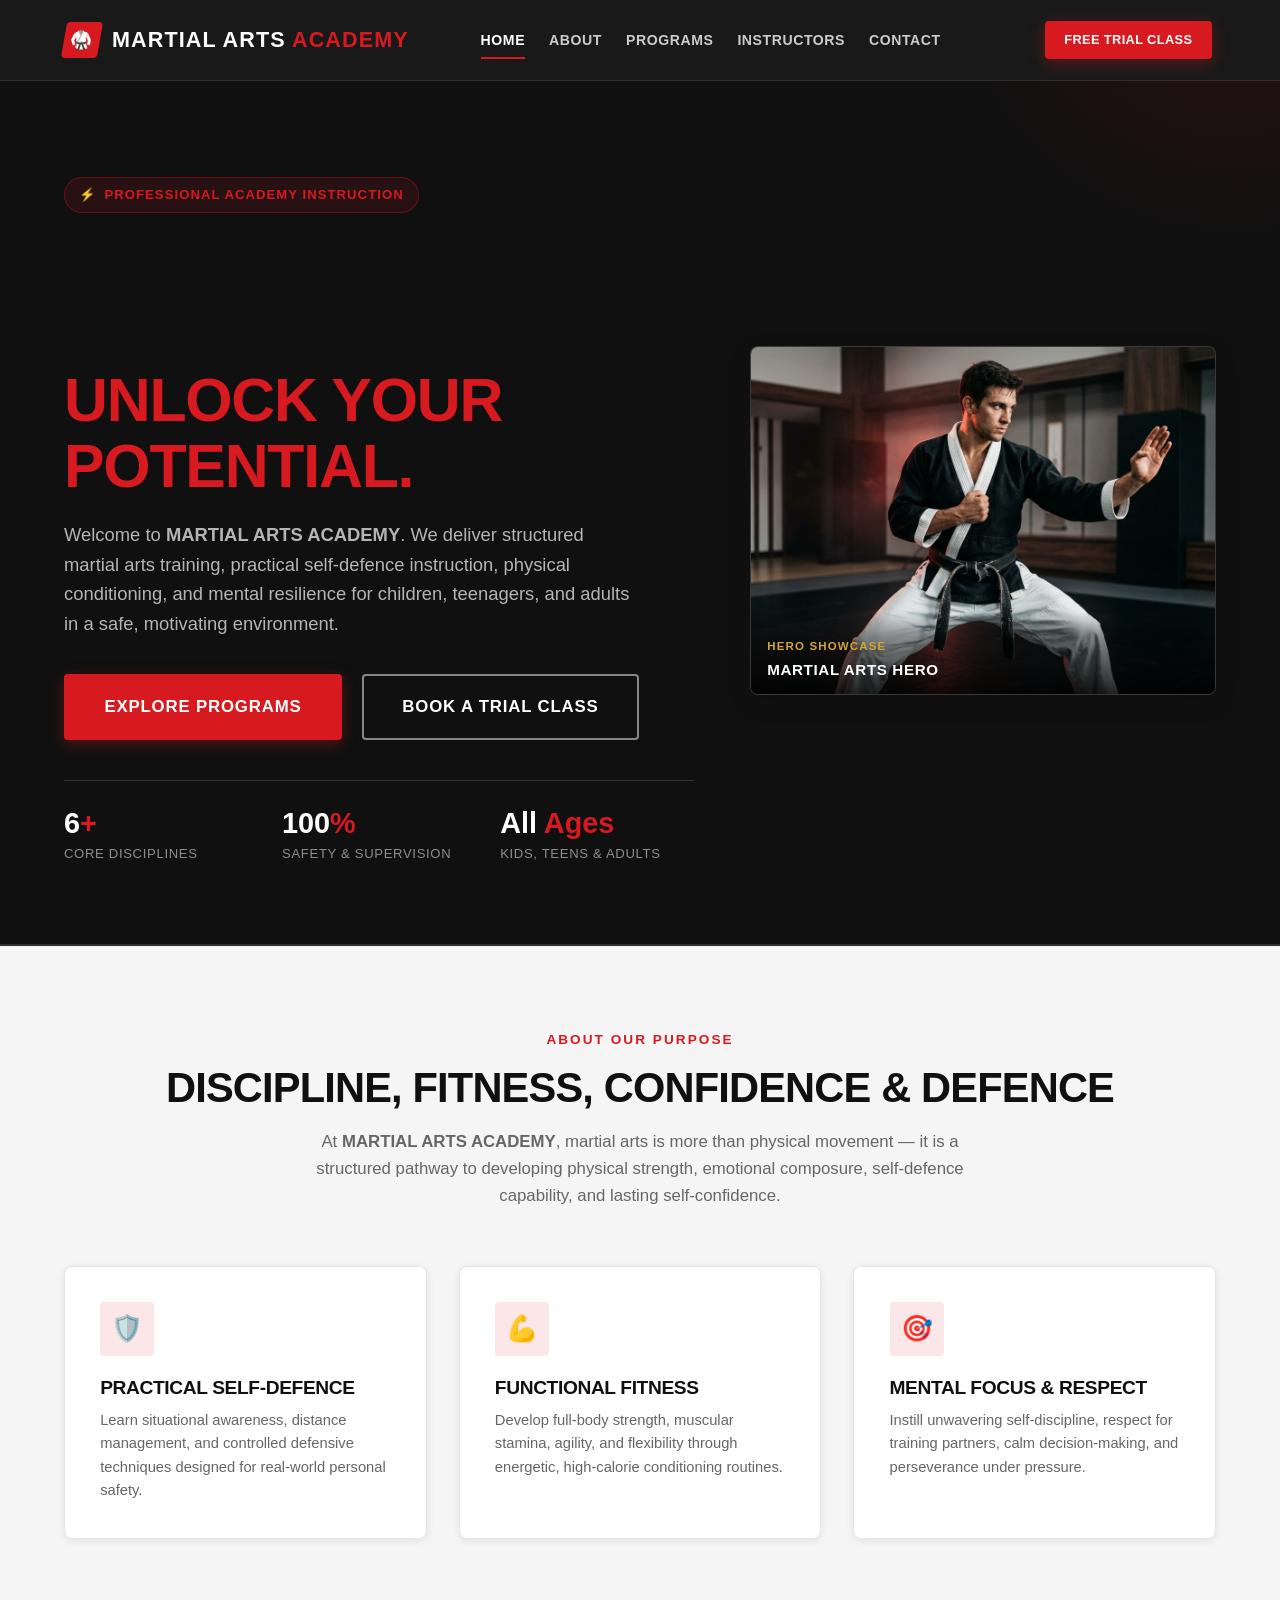
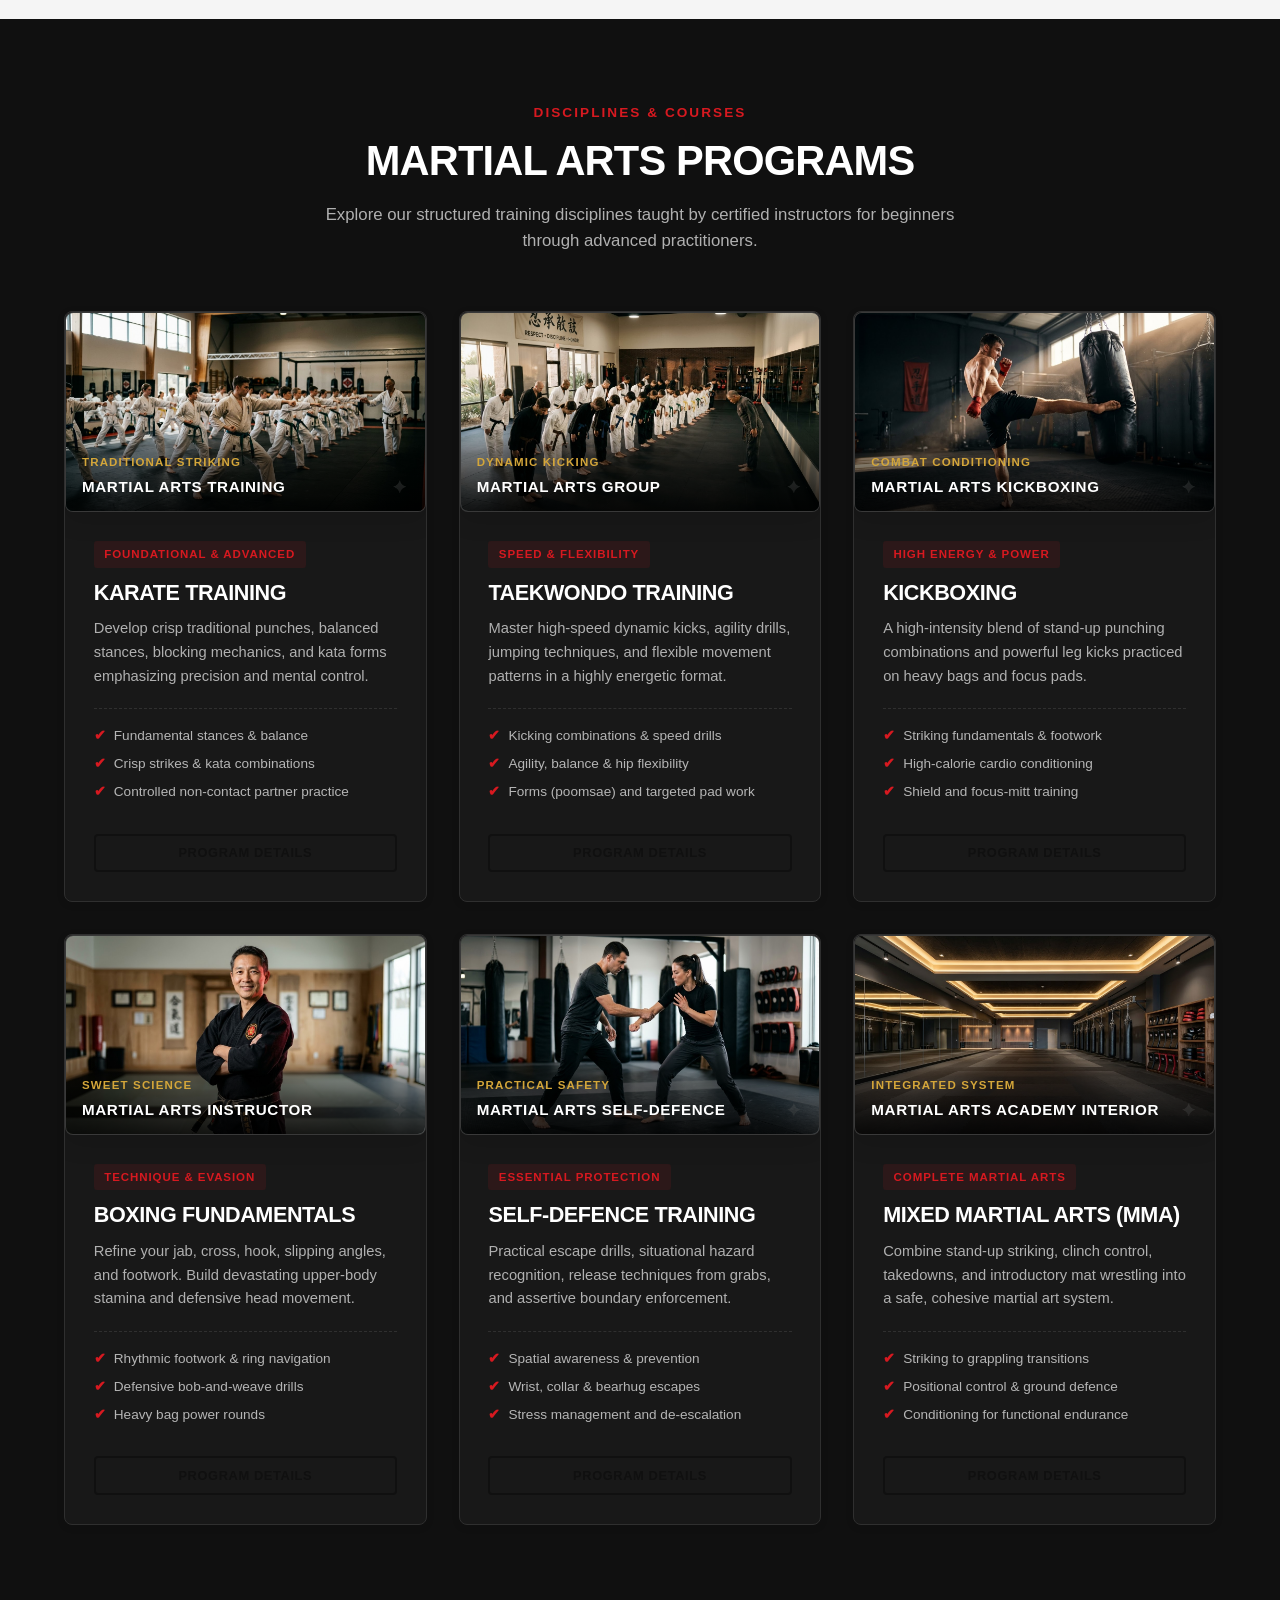
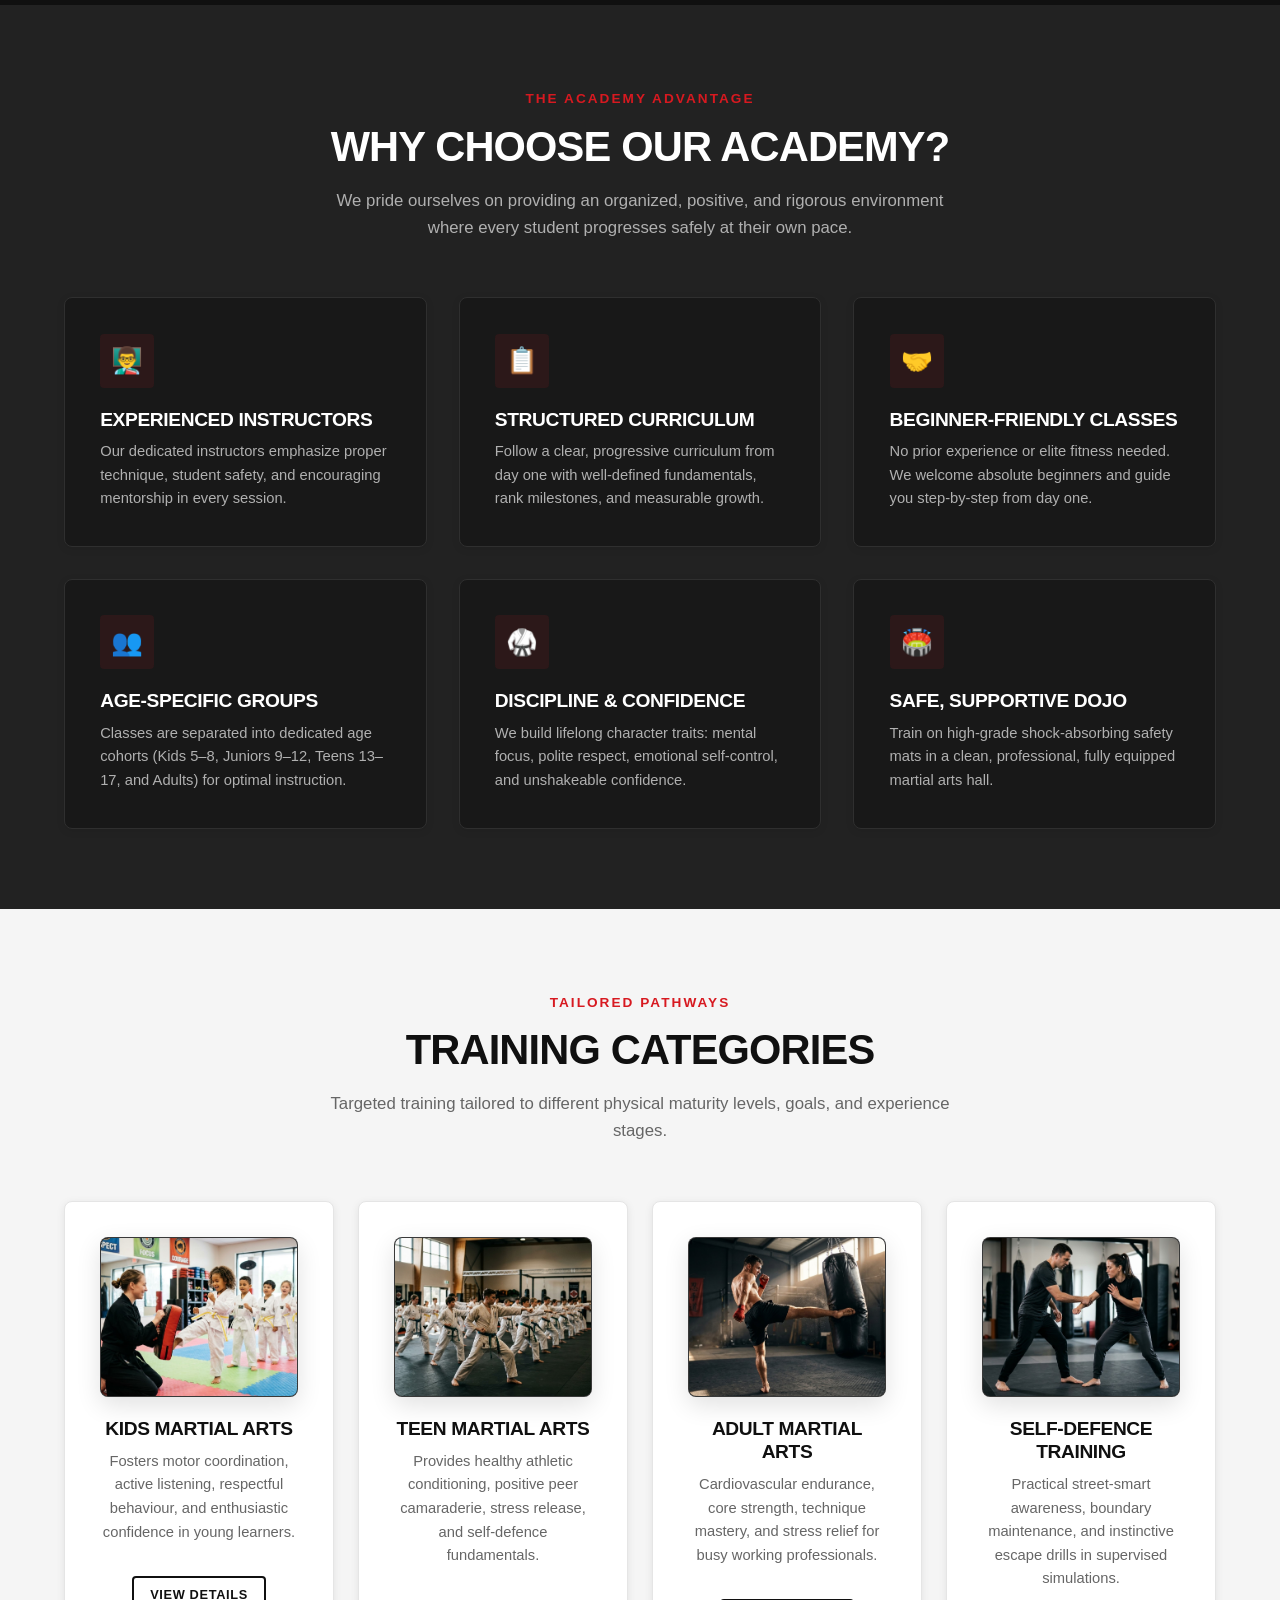
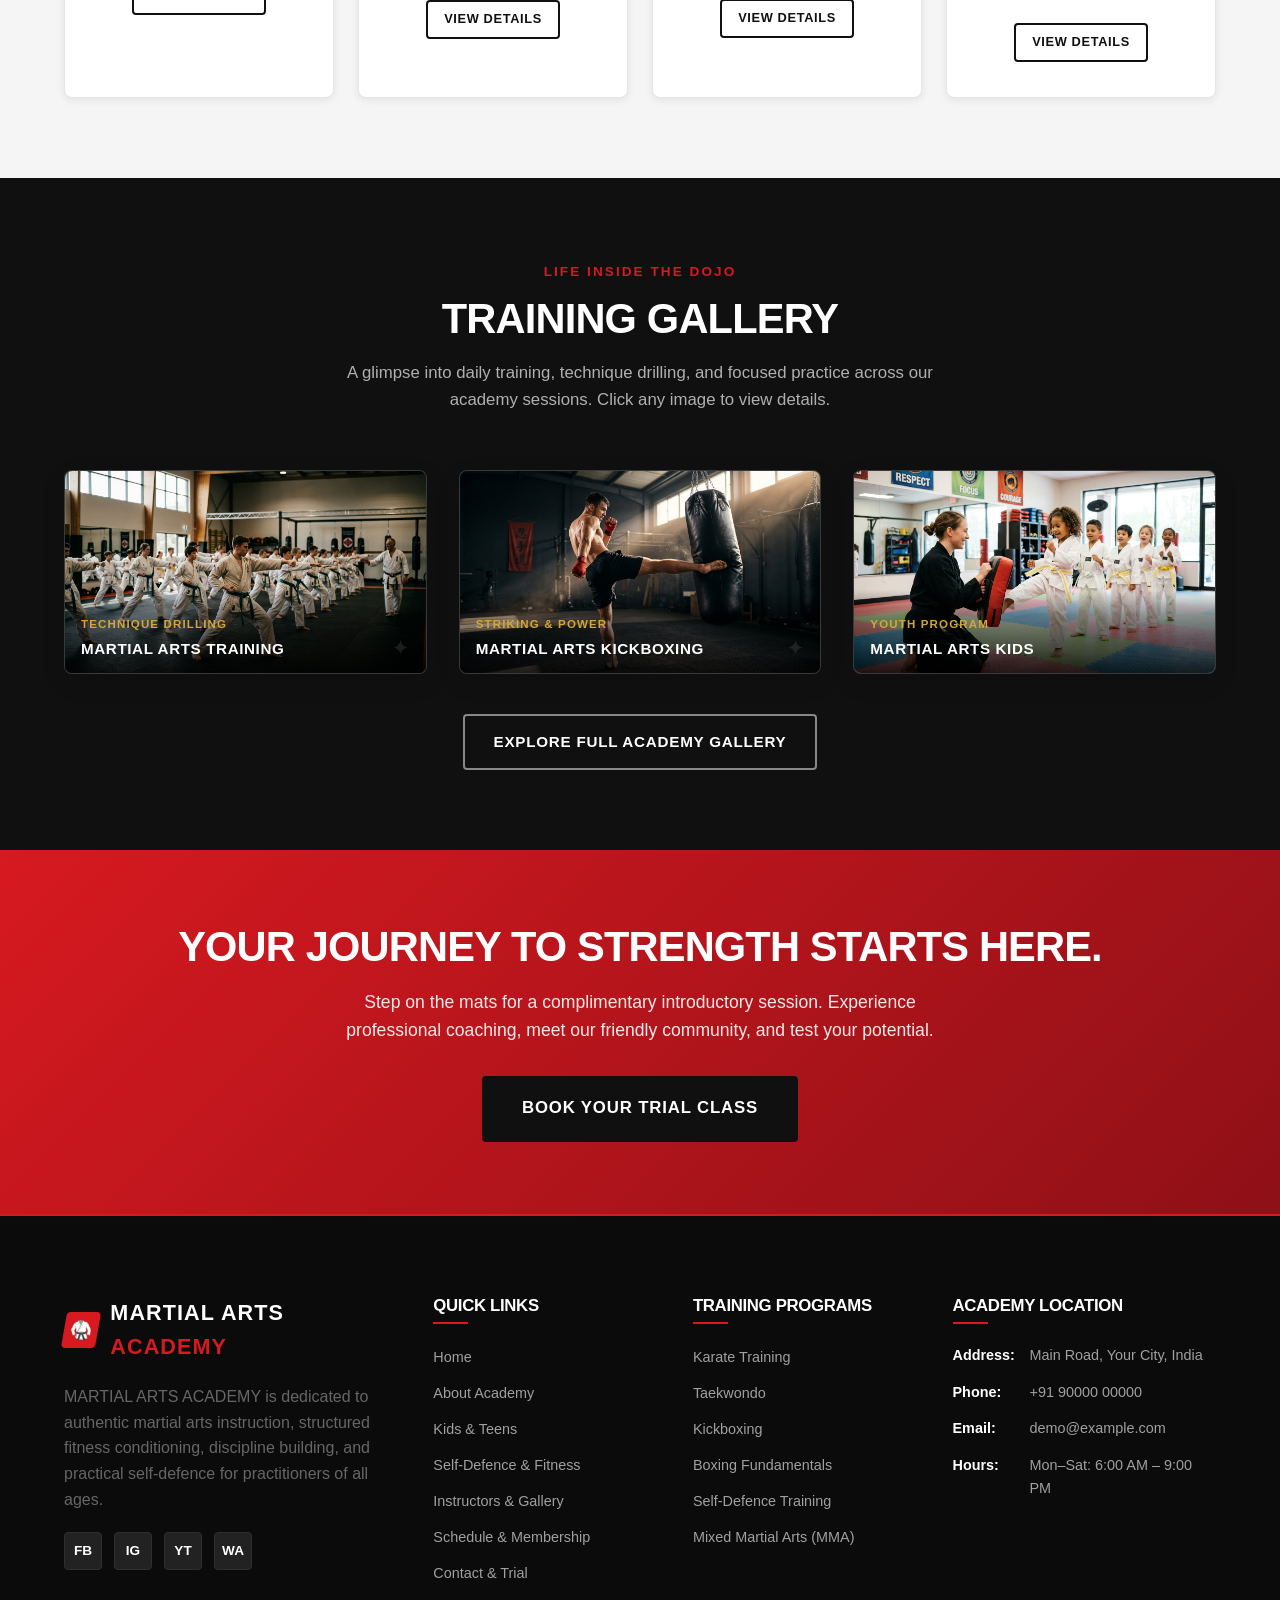
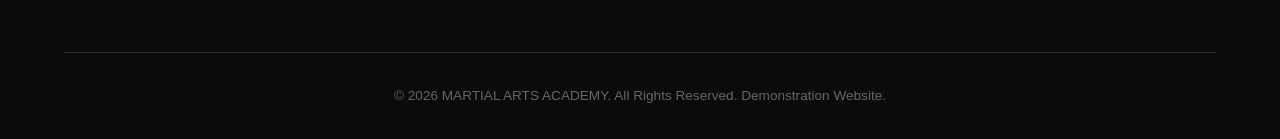
<file: index.html>
<!DOCTYPE html>
<html lang="en">
<head>
  <meta charset="UTF-8">
  <meta name="viewport" content="width=device-width, initial-scale=1.0">
  <title>MARTIAL ARTS ACADEMY | Professional Martial Arts & Self-Defence Training</title>
  <meta name="description" content="MARTIAL ARTS ACADEMY provides professional martial arts instruction, self-defence training, fitness development, and discipline building for kids, teens, and adults.">
  <link rel="stylesheet" href="css/style.css">
</head>
<body>

  <!-- ==================== HEADER & NAVIGATION ==================== -->
  <header class="site-header">
    <div class="container nav-container">
      <a href="index.html" class="brand-logo" aria-label="MARTIAL ARTS ACADEMY Home">
        <span class="logo-mark"><span>🥋</span></span>
        <span>MARTIAL ARTS <span class="logo-accent">ACADEMY</span></span>
      </a>

      <nav class="nav-menu" id="nav-menu" aria-label="Primary Navigation">
        <a href="index.html" class="nav-link">Home</a>
        <a href="about.html" class="nav-link">About</a>
        <a href="programs.html" class="nav-link">Programs</a>
        
      
        <a href="instructors-gallery.html" class="nav-link">Instructors</a>
       
        <a href="contact.html" class="nav-link">Contact</a>
      </nav>

      <div class="nav-actions">
        <a href="contact.html" class="btn btn-primary btn-sm">Free Trial Class</a>
        <button class="hamburger-btn" id="hamburger-btn" aria-label="Toggle navigation menu" aria-expanded="false">
          <span></span>
          <span></span>
          <span></span>
        </button>
      </div>
    </div>
  </header>

  <!-- ==================== HERO SECTION ==================== -->
  <section class="hero-section">
    <div class="container">
      <div class="hero-grid">
        <div class="hero-content reveal">
          <div class="hero-badge">
            <span>⚡</span> Professional Academy Instruction
          </div>
          <h1 class="hero-headline">
            BUILD STRENGTH. MASTER DISCIPLINE. <span class="accent">UNLOCK YOUR POTENTIAL.</span>
          </h1>
          <p class="hero-subtitle">
            Welcome to <strong>MARTIAL ARTS ACADEMY</strong>. We deliver structured martial arts training, practical self-defence instruction, physical conditioning, and mental resilience for children, teenagers, and adults in a safe, motivating environment.
          </p>
          <div class="hero-actions">
            <a href="programs.html" class="btn btn-primary btn-lg">Explore Programs</a>
            <a href="contact.html" class="btn btn-secondary btn-lg">Book a Trial Class</a>
          </div>
          <div class="hero-highlights">
            <div class="hero-stat-item">
              <div class="hero-stat-number">6<span>+</span></div>
              <div class="hero-stat-label">Core Disciplines</div>
            </div>
            <div class="hero-stat-item">
              <div class="hero-stat-number">100<span>%</span></div>
              <div class="hero-stat-label">Safety &amp; Supervision</div>
            </div>
            <div class="hero-stat-item">
              <div class="hero-stat-number">All<span> Ages</span></div>
              <div class="hero-stat-label">Kids, Teens &amp; Adults</div>
            </div>
          </div>
        </div>

        <div class="hero-media reveal">
          <!-- 
            IMAGE PLACEHOLDER: martial-arts-hero
            Approved Description: Professional martial arts athlete demonstrating a powerful martial arts stance inside a modern training academy.
          -->
          <div class="academy-image-card aspect-4-3">
            <img src="assets/images/martial-arts-hero.jpg" alt="Professional martial arts athlete demonstrating a powerful stance inside a modern training academy" loading="eager">
            <div class="image-caption-overlay">
              <span class="image-caption-tag">Hero Showcase</span>
              <div class="image-caption-title">Martial Arts Hero</div>
            </div>
          </div>
        </div>
      </div>
    </div>
  </section>

  <!-- ==================== INTRODUCTION SECTION ==================== -->
  <section class="section section-light">
    <div class="container">
      <div class="section-header reveal">
        <span class="section-subtitle">About Our Purpose</span>
        <h2 class="section-title">DISCIPLINE, FITNESS, CONFIDENCE &amp; DEFENCE</h2>
        <p class="section-description">
          At <strong>MARTIAL ARTS ACADEMY</strong>, martial arts is more than physical movement — it is a structured pathway to developing physical strength, emotional composure, self-defence capability, and lasting self-confidence.
        </p>
      </div>

      <div class="grid-3">
        <div class="feature-box reveal">
          <div class="feature-icon-wrapper">🛡️</div>
          <h3 class="feature-title">Practical Self-Defence</h3>
          <p class="feature-desc">Learn situational awareness, distance management, and controlled defensive techniques designed for real-world personal safety.</p>
        </div>
        <div class="feature-box reveal">
          <div class="feature-icon-wrapper">💪</div>
          <h3 class="feature-title">Functional Fitness</h3>
          <p class="feature-desc">Develop full-body strength, muscular stamina, agility, and flexibility through energetic, high-calorie conditioning routines.</p>
        </div>
        <div class="feature-box reveal">
          <div class="feature-icon-wrapper">🎯</div>
          <h3 class="feature-title">Mental Focus &amp; Respect</h3>
          <p class="feature-desc">Instill unwavering self-discipline, respect for training partners, calm decision-making, and perseverance under pressure.</p>
        </div>
      </div>
    </div>
  </section>

  <!-- ==================== MARTIAL ARTS PROGRAMS ==================== -->
  <section class="section section-dark">
    <div class="container">
      <div class="section-header reveal">
        <span class="section-subtitle">Disciplines &amp; Courses</span>
        <h2 class="section-title">MARTIAL ARTS PROGRAMS</h2>
        <p class="section-description">
          Explore our structured training disciplines taught by certified instructors for beginners through advanced practitioners.
        </p>
      </div>

      <div class="grid-3">
        <!-- Karate -->
        <div class="program-card reveal">
          <!-- 
            IMAGE PLACEHOLDER: martial-arts-training
          -->
          <div class="academy-image-card" style="height: 200px;">
            <img src="assets/images/martial-arts-training.jpg" alt="Students practicing martial arts techniques under instructor supervision" loading="lazy">
            <div class="image-caption-overlay">
              <span class="image-caption-tag">Traditional Striking</span>
              <div class="image-caption-title">Martial Arts Training</div>
            </div>
          </div>
          <div class="program-card-body">
            <span class="program-card-badge">Foundational &amp; Advanced</span>
            <h3 class="program-card-title">Karate Training</h3>
            <p class="program-card-text">Develop crisp traditional punches, balanced stances, blocking mechanics, and kata forms emphasizing precision and mental control.</p>
            <ul class="program-card-features">
              <li>Fundamental stances &amp; balance</li>
              <li>Crisp strikes &amp; kata combinations</li>
              <li>Controlled non-contact partner practice</li>
            </ul>
            <a href="programs.html#karate" class="btn btn-outline-dark btn-sm">Program Details</a>
          </div>
        </div>

        <!-- Taekwondo -->
        <div class="program-card reveal">
          <!-- 
            IMAGE PLACEHOLDER: martial-arts-group
          -->
          <div class="academy-image-card" style="height: 200px;">
            <img src="assets/images/martial-arts-group.jpg" alt="Group of martial arts students participating in a training session or academy event" loading="lazy">
            <div class="image-caption-overlay">
              <span class="image-caption-tag">Dynamic Kicking</span>
              <div class="image-caption-title">Martial Arts Group</div>
            </div>
          </div>
          <div class="program-card-body">
            <span class="program-card-badge">Speed &amp; Flexibility</span>
            <h3 class="program-card-title">Taekwondo Training</h3>
            <p class="program-card-text">Master high-speed dynamic kicks, agility drills, jumping techniques, and flexible movement patterns in a highly energetic format.</p>
            <ul class="program-card-features">
              <li>Kicking combinations &amp; speed drills</li>
              <li>Agility, balance &amp; hip flexibility</li>
              <li>Forms (poomsae) and targeted pad work</li>
            </ul>
            <a href="programs.html#taekwondo" class="btn btn-outline-dark btn-sm">Program Details</a>
          </div>
        </div>

        <!-- Kickboxing -->
        <div class="program-card reveal">
          <!-- 
            IMAGE PLACEHOLDER: martial-arts-kickboxing
          -->
          <div class="academy-image-card" style="height: 200px;">
            <img src="assets/images/martial-arts-kickboxing.jpg" alt="Athlete practicing kickboxing or striking techniques with training equipment" loading="lazy">
            <div class="image-caption-overlay">
              <span class="image-caption-tag">Combat Conditioning</span>
              <div class="image-caption-title">Martial Arts Kickboxing</div>
            </div>
          </div>
          <div class="program-card-body">
            <span class="program-card-badge">High Energy &amp; Power</span>
            <h3 class="program-card-title">Kickboxing</h3>
            <p class="program-card-text">A high-intensity blend of stand-up punching combinations and powerful leg kicks practiced on heavy bags and focus pads.</p>
            <ul class="program-card-features">
              <li>Striking fundamentals &amp; footwork</li>
              <li>High-calorie cardio conditioning</li>
              <li>Shield and focus-mitt training</li>
            </ul>
            <a href="programs.html#kickboxing" class="btn btn-outline-dark btn-sm">Program Details</a>
          </div>
        </div>

        <!-- Boxing -->
        <div class="program-card reveal">
          <!-- 
            IMAGE PLACEHOLDER: martial-arts-instructor
          -->
          <div class="academy-image-card" style="height: 200px;">
            <img src="assets/images/martial-arts-instructor.jpg" alt="Professional martial arts instructor demonstrating a technique" loading="lazy">
            <div class="image-caption-overlay">
              <span class="image-caption-tag">Sweet Science</span>
              <div class="image-caption-title">Martial Arts Instructor</div>
            </div>
          </div>
          <div class="program-card-body">
            <span class="program-card-badge">Technique &amp; Evasion</span>
            <h3 class="program-card-title">Boxing Fundamentals</h3>
            <p class="program-card-text">Refine your jab, cross, hook, slipping angles, and footwork. Build devastating upper-body stamina and defensive head movement.</p>
            <ul class="program-card-features">
              <li>Rhythmic footwork &amp; ring navigation</li>
              <li>Defensive bob-and-weave drills</li>
              <li>Heavy bag power rounds</li>
            </ul>
            <a href="programs.html#boxing" class="btn btn-outline-dark btn-sm">Program Details</a>
          </div>
        </div>

        <!-- Self-Defence -->
        <div class="program-card reveal">
          <!-- 
            IMAGE PLACEHOLDER: martial-arts-self-defence
          -->
          <div class="academy-image-card" style="height: 200px;">
            <img src="assets/images/martial-arts-self-defence.jpg" alt="Students practicing controlled self-defence techniques" loading="lazy">
            <div class="image-caption-overlay">
              <span class="image-caption-tag">Practical Safety</span>
              <div class="image-caption-title">Martial Arts Self-Defence</div>
            </div>
          </div>
          <div class="program-card-body">
            <span class="program-card-badge">Essential Protection</span>
            <h3 class="program-card-title">Self-Defence Training</h3>
            <p class="program-card-text">Practical escape drills, situational hazard recognition, release techniques from grabs, and assertive boundary enforcement.</p>
            <ul class="program-card-features">
              <li>Spatial awareness &amp; prevention</li>
              <li>Wrist, collar &amp; bearhug escapes</li>
              <li>Stress management and de-escalation</li>
            </ul>
            <a href="programs.html#self-defence" class="btn btn-outline-dark btn-sm">Program Details</a>
          </div>
        </div>

        <!-- Mixed Martial Arts -->
        <div class="program-card reveal">
          <!-- 
            IMAGE PLACEHOLDER: martial-arts-academy-interior
          -->
          <div class="academy-image-card" style="height: 200px;">
            <img src="assets/images/martial-arts-academy-interior.jpg" alt="Clean, professional martial arts training hall with mats and training equipment" loading="lazy">
            <div class="image-caption-overlay">
              <span class="image-caption-tag">Integrated System</span>
              <div class="image-caption-title">Martial Arts Academy Interior</div>
            </div>
          </div>
          <div class="program-card-body">
            <span class="program-card-badge">Complete Martial Arts</span>
            <h3 class="program-card-title">Mixed Martial Arts (MMA)</h3>
            <p class="program-card-text">Combine stand-up striking, clinch control, takedowns, and introductory mat wrestling into a safe, cohesive martial art system.</p>
            <ul class="program-card-features">
              <li>Striking to grappling transitions</li>
              <li>Positional control &amp; ground defence</li>
              <li>Conditioning for functional endurance</li>
            </ul>
            <a href="programs.html#mma" class="btn btn-outline-dark btn-sm">Program Details</a>
          </div>
        </div>
      </div>
    </div>
  </section>

  <!-- ==================== WHY CHOOSE OUR ACADEMY ==================== -->
  <section class="section section-charcoal">
    <div class="container">
      <div class="section-header reveal">
        <span class="section-subtitle">The Academy Advantage</span>
        <h2 class="section-title">WHY CHOOSE OUR ACADEMY?</h2>
        <p class="section-description">
          We pride ourselves on providing an organized, positive, and rigorous environment where every student progresses safely at their own pace.
        </p>
      </div>

      <div class="grid-3">
        <div class="feature-box reveal">
          <div class="feature-icon-wrapper">👨‍🏫</div>
          <h3 class="feature-title">Experienced Instructors</h3>
          <p class="feature-desc">Our dedicated instructors emphasize proper technique, student safety, and encouraging mentorship in every session.</p>
        </div>
        <div class="feature-box reveal">
          <div class="feature-icon-wrapper">📋</div>
          <h3 class="feature-title">Structured Curriculum</h3>
          <p class="feature-desc">Follow a clear, progressive curriculum from day one with well-defined fundamentals, rank milestones, and measurable growth.</p>
        </div>
        <div class="feature-box reveal">
          <div class="feature-icon-wrapper">🤝</div>
          <h3 class="feature-title">Beginner-Friendly Classes</h3>
          <p class="feature-desc">No prior experience or elite fitness needed. We welcome absolute beginners and guide you step-by-step from day one.</p>
        </div>
        <div class="feature-box reveal">
          <div class="feature-icon-wrapper">👥</div>
          <h3 class="feature-title">Age-Specific Groups</h3>
          <p class="feature-desc">Classes are separated into dedicated age cohorts (Kids 5–8, Juniors 9–12, Teens 13–17, and Adults) for optimal instruction.</p>
        </div>
        <div class="feature-box reveal">
          <div class="feature-icon-wrapper">🥋</div>
          <h3 class="feature-title">Discipline &amp; Confidence</h3>
          <p class="feature-desc">We build lifelong character traits: mental focus, polite respect, emotional self-control, and unshakeable confidence.</p>
        </div>
        <div class="feature-box reveal">
          <div class="feature-icon-wrapper">🏟️</div>
          <h3 class="feature-title">Safe, Supportive Dojo</h3>
          <p class="feature-desc">Train on high-grade shock-absorbing safety mats in a clean, professional, fully equipped martial arts hall.</p>
        </div>
      </div>
    </div>
  </section>

  <!-- ==================== TRAINING CATEGORIES ==================== -->
  <section class="section section-light">
    <div class="container">
      <div class="section-header reveal">
        <span class="section-subtitle">Tailored Pathways</span>
        <h2 class="section-title">TRAINING CATEGORIES</h2>
        <p class="section-description">
          Targeted training tailored to different physical maturity levels, goals, and experience stages.
        </p>
      </div>

      <div class="grid-4">
        <!-- Kids Martial Arts -->
        <div class="feature-box text-center reveal">
          <!-- 
            IMAGE PLACEHOLDER: martial-arts-kids
          -->
          <div class="academy-image-card" style="height: 160px; margin-bottom: 1.25rem;">
            <img src="assets/images/martial-arts-kids.jpg" alt="Children participating in a supervised martial arts training session" loading="lazy">
          </div>
          <h3 class="feature-title">Kids Martial Arts</h3>
          <p class="feature-desc">Fosters motor coordination, active listening, respectful behaviour, and enthusiastic confidence in young learners.</p>
          <a href="kids-teens.html#kids" class="btn btn-outline-dark btn-sm" style="margin-top: 1rem;">View Details</a>
        </div>

        <!-- Teen Martial Arts -->
        <div class="feature-box text-center reveal">
          <!-- 
            IMAGE PLACEHOLDER: martial-arts-training
          -->
          <div class="academy-image-card" style="height: 160px; margin-bottom: 1.25rem;">
            <img src="assets/images/martial-arts-training.jpg" alt="Students practicing martial arts techniques under instructor supervision" loading="lazy">
          </div>
          <h3 class="feature-title">Teen Martial Arts</h3>
          <p class="feature-desc">Provides healthy athletic conditioning, positive peer camaraderie, stress release, and self-defence fundamentals.</p>
          <a href="kids-teens.html#teens" class="btn btn-outline-dark btn-sm" style="margin-top: 1rem;">View Details</a>
        </div>

        <!-- Adult Martial Arts -->
        <div class="feature-box text-center reveal">
          <!-- 
            IMAGE PLACEHOLDER: martial-arts-kickboxing
          -->
          <div class="academy-image-card" style="height: 160px; margin-bottom: 1.25rem;">
            <img src="assets/images/martial-arts-kickboxing.jpg" alt="Athlete practicing kickboxing or striking techniques with training equipment" loading="lazy">
          </div>
          <h3 class="feature-title">Adult Martial Arts</h3>
          <p class="feature-desc">Cardiovascular endurance, core strength, technique mastery, and stress relief for busy working professionals.</p>
          <a href="programs.html" class="btn btn-outline-dark btn-sm" style="margin-top: 1rem;">View Details</a>
        </div>

        <!-- Self-Defence Training -->
        <div class="feature-box text-center reveal">
          <!-- 
            IMAGE PLACEHOLDER: martial-arts-self-defence
          -->
          <div class="academy-image-card" style="height: 160px; margin-bottom: 1.25rem;">
            <img src="assets/images/martial-arts-self-defence.jpg" alt="Students practicing controlled self-defence techniques" loading="lazy">
          </div>
          <h3 class="feature-title">Self-Defence Training</h3>
          <p class="feature-desc">Practical street-smart awareness, boundary maintenance, and instinctive escape drills in supervised simulations.</p>
          <a href="self-defence-fitness.html" class="btn btn-outline-dark btn-sm" style="margin-top: 1rem;">View Details</a>
        </div>
      </div>
    </div>
  </section>

  <!-- ==================== TRAINING GALLERY PREVIEW ==================== -->
  <section class="section section-dark">
    <div class="container">
      <div class="section-header reveal">
        <span class="section-subtitle">Life Inside The Dojo</span>
        <h2 class="section-title">TRAINING GALLERY</h2>
        <p class="section-description">
          A glimpse into daily training, technique drilling, and focused practice across our academy sessions. Click any image to view details.
        </p>
      </div>

      <div class="grid-3">
        <div class="reveal" style="cursor: pointer;" data-gallery-item data-placeholder="martial-arts-training" data-img="assets/images/martial-arts-training.jpg" data-title="Technique Drilling" data-desc="Students practicing martial arts techniques under instructor supervision.">
          <!-- IMAGE PLACEHOLDER: martial-arts-training -->
          <div class="academy-image-card aspect-16-9">
            <img src="assets/images/martial-arts-training.jpg" alt="Students practicing martial arts techniques under instructor supervision" loading="lazy">
            <div class="image-caption-overlay">
              <span class="image-caption-tag">Technique Drilling</span>
              <div class="image-caption-title">Martial Arts Training</div>
            </div>
          </div>
        </div>

        <div class="reveal" style="cursor: pointer;" data-gallery-item data-placeholder="martial-arts-kickboxing" data-img="assets/images/martial-arts-kickboxing.jpg" data-title="Kickboxing Pad Work" data-desc="Athlete practicing kickboxing or striking techniques with training equipment.">
          <!-- IMAGE PLACEHOLDER: martial-arts-kickboxing -->
          <div class="academy-image-card aspect-16-9">
            <img src="assets/images/martial-arts-kickboxing.jpg" alt="Athlete practicing kickboxing or striking techniques with training equipment" loading="lazy">
            <div class="image-caption-overlay">
              <span class="image-caption-tag">Striking &amp; Power</span>
              <div class="image-caption-title">Martial Arts Kickboxing</div>
            </div>
          </div>
        </div>

        <div class="reveal" style="cursor: pointer;" data-gallery-item data-placeholder="martial-arts-kids" data-img="assets/images/martial-arts-kids.jpg" data-title="Supervised Kids Drills" data-desc="Children participating in a supervised martial arts training session.">
          <!-- IMAGE PLACEHOLDER: martial-arts-kids -->
          <div class="academy-image-card aspect-16-9">
            <img src="assets/images/martial-arts-kids.jpg" alt="Children participating in a supervised martial arts training session" loading="lazy">
            <div class="image-caption-overlay">
              <span class="image-caption-tag">Youth Program</span>
              <div class="image-caption-title">Martial Arts Kids</div>
            </div>
          </div>
        </div>
      </div>

      <div class="text-center" style="margin-top: 2.5rem;">
        <a href="instructors-gallery.html" class="btn btn-secondary">Explore Full Academy Gallery</a>
      </div>
    </div>
  </section>

  <!-- ==================== CALL TO ACTION SECTION ==================== -->
  <section class="cta-banner">
    <div class="container reveal">
      <h2>YOUR JOURNEY TO STRENGTH STARTS HERE.</h2>
      <p>
        Step on the mats for a complimentary introductory session. Experience professional coaching, meet our friendly community, and test your potential.
      </p>
      <a href="contact.html" class="btn btn-lg">Book Your Trial Class</a>
    </div>
  </section>

  <!-- ==================== LIGHTBOX MODAL ==================== -->
  <div class="lightbox-modal" id="gallery-lightbox" role="dialog" aria-modal="true" aria-label="Image Preview">
    <div class="lightbox-content">
      <button class="lightbox-close" id="lightbox-close" aria-label="Close preview">&times;</button>
      <div id="lightbox-placeholder-container"></div>
      <h3 id="lightbox-title" style="margin-top: 1.25rem; color: #FFF;"></h3>
      <p id="lightbox-desc" style="color: #AAA; font-size: 0.95rem;"></p>
    </div>
  </div>

  <!-- ==================== FOOTER ==================== -->
  <footer class="site-footer">
    <div class="container">
      <div class="footer-grid">
        <div class="footer-col">
          <div class="brand-logo" style="margin-bottom: 1.2rem;">
            <span class="logo-mark"><span>🥋</span></span>
            <span>MARTIAL ARTS <span class="logo-accent">ACADEMY</span></span>
          </div>
          <p>
            MARTIAL ARTS ACADEMY is dedicated to authentic martial arts instruction, structured fitness conditioning, discipline building, and practical self-defence for practitioners of all ages.
          </p>
          <div class="social-links">
            <a href="#" class="social-btn" aria-label="Academy Facebook">FB</a>
            <a href="#" class="social-btn" aria-label="Academy Instagram">IG</a>
            <a href="#" class="social-btn" aria-label="Academy YouTube">YT</a>
            <a href="#" class="social-btn" aria-label="Academy WhatsApp">WA</a>
          </div>
        </div>

        <div class="footer-col">
          <h4>Quick Links</h4>
          <ul class="footer-links">
            <li><a href="index.html">Home</a></li>
            <li><a href="about.html">About Academy</a></li>
            <li><a href="kids-teens.html">Kids &amp; Teens</a></li>
            <li><a href="self-defence-fitness.html">Self-Defence &amp; Fitness</a></li>
            <li><a href="instructors-gallery.html">Instructors &amp; Gallery</a></li>
            <li><a href="schedule-membership.html">Schedule &amp; Membership</a></li>
            <li><a href="contact.html">Contact &amp; Trial</a></li>
          </ul>
        </div>

        <div class="footer-col">
          <h4>Training Programs</h4>
          <ul class="footer-links">
            <li><a href="programs.html#karate">Karate Training</a></li>
            <li><a href="programs.html#taekwondo">Taekwondo</a></li>
            <li><a href="programs.html#kickboxing">Kickboxing</a></li>
            <li><a href="programs.html#boxing">Boxing Fundamentals</a></li>
            <li><a href="programs.html#self-defence">Self-Defence Training</a></li>
            <li><a href="programs.html#mma">Mixed Martial Arts (MMA)</a></li>
          </ul>
        </div>

        <div class="footer-col">
          <h4>Academy Location</h4>
          <div class="footer-contact-item">
            <strong>Address:</strong>
            <span>Main Road, Your City, India</span>
          </div>
          <div class="footer-contact-item">
            <strong>Phone:</strong>
            <span>+91 90000 00000</span>
          </div>
          <div class="footer-contact-item">
            <strong>Email:</strong>
            <span>demo@example.com</span>
          </div>
          <div class="footer-contact-item">
            <strong>Hours:</strong>
            <span>Mon–Sat: 6:00 AM – 9:00 PM</span>
          </div>
        </div>
      </div>

      <div class="footer-bottom">
        <p>&copy; <span id="current-year">2026</span> MARTIAL ARTS ACADEMY. All Rights Reserved. Demonstration Website.</p>
      </div>
    </div>
  </footer>

  <!-- Scroll to Top Button -->
  <button class="scroll-top-btn" id="scroll-top-btn" aria-label="Scroll to top of page">&#8593;</button>

  <script src="js/script.js"></script>
</body>
</html>
</file>
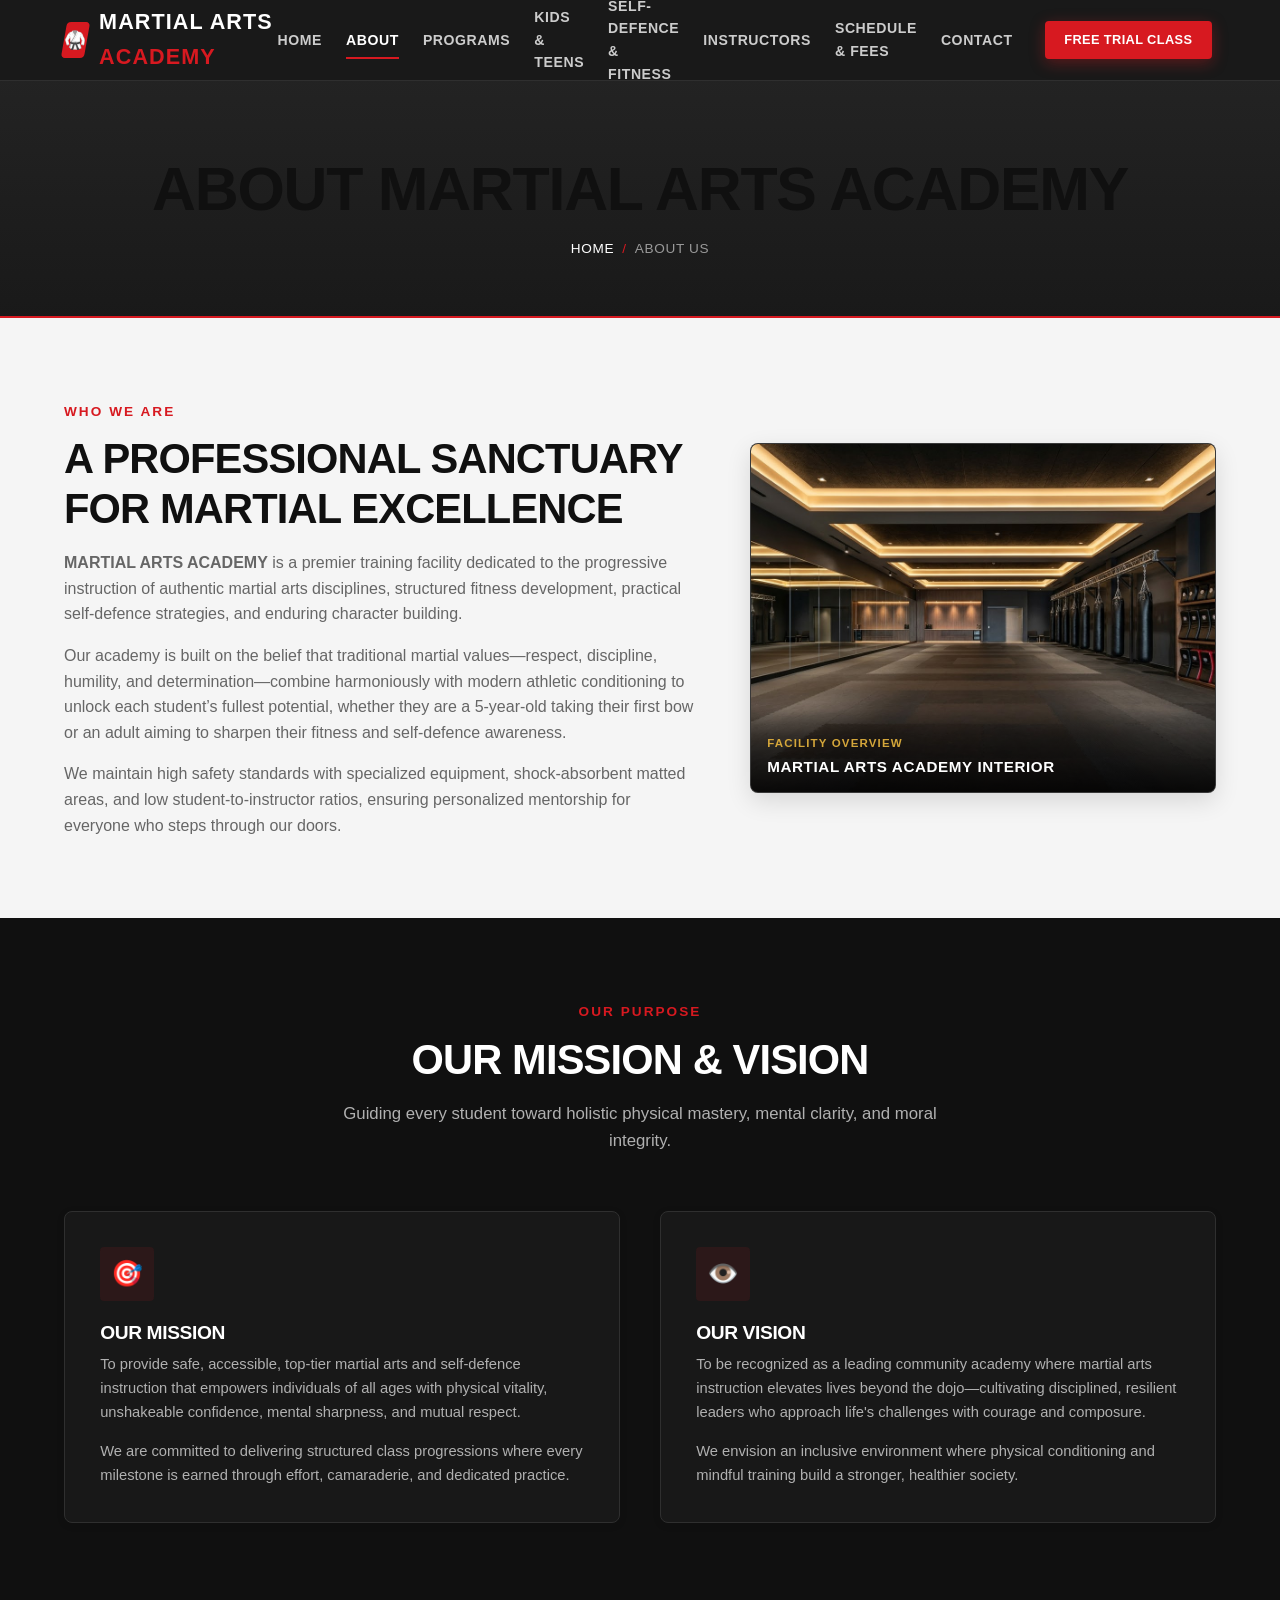
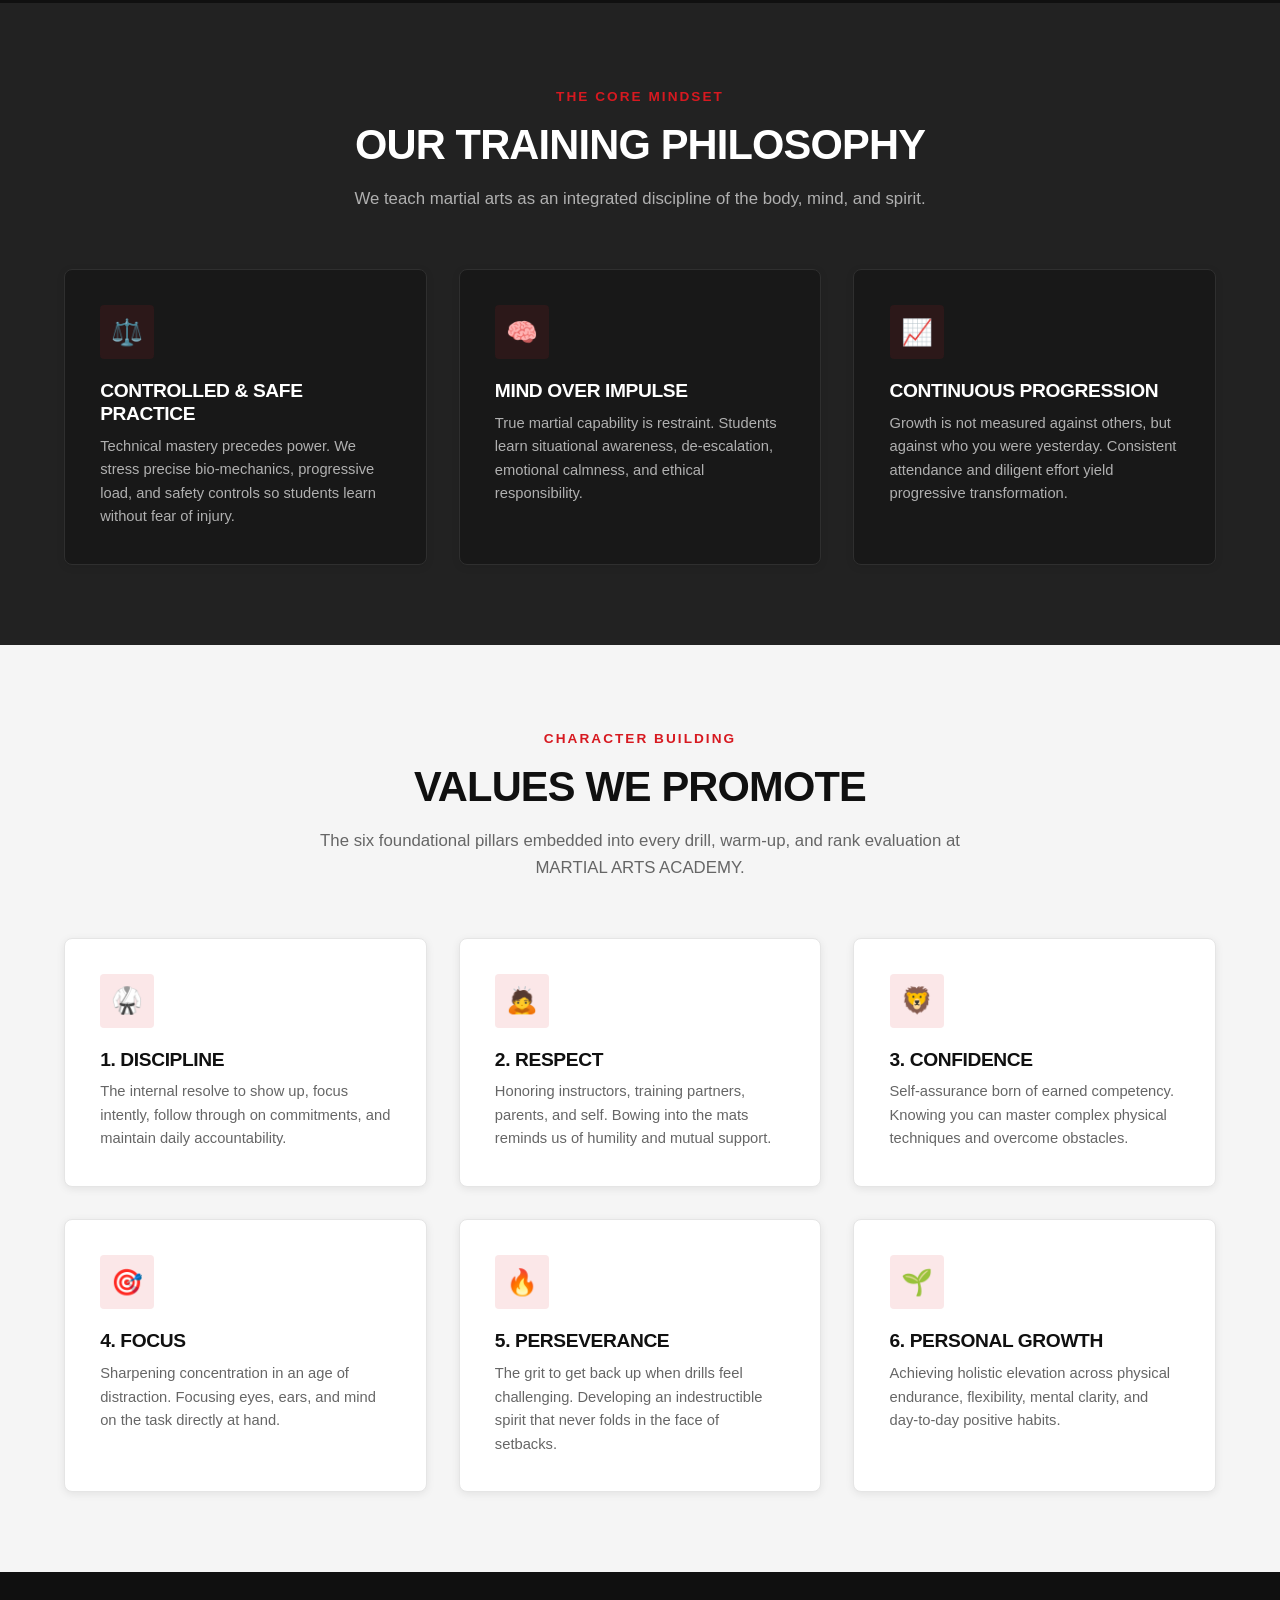
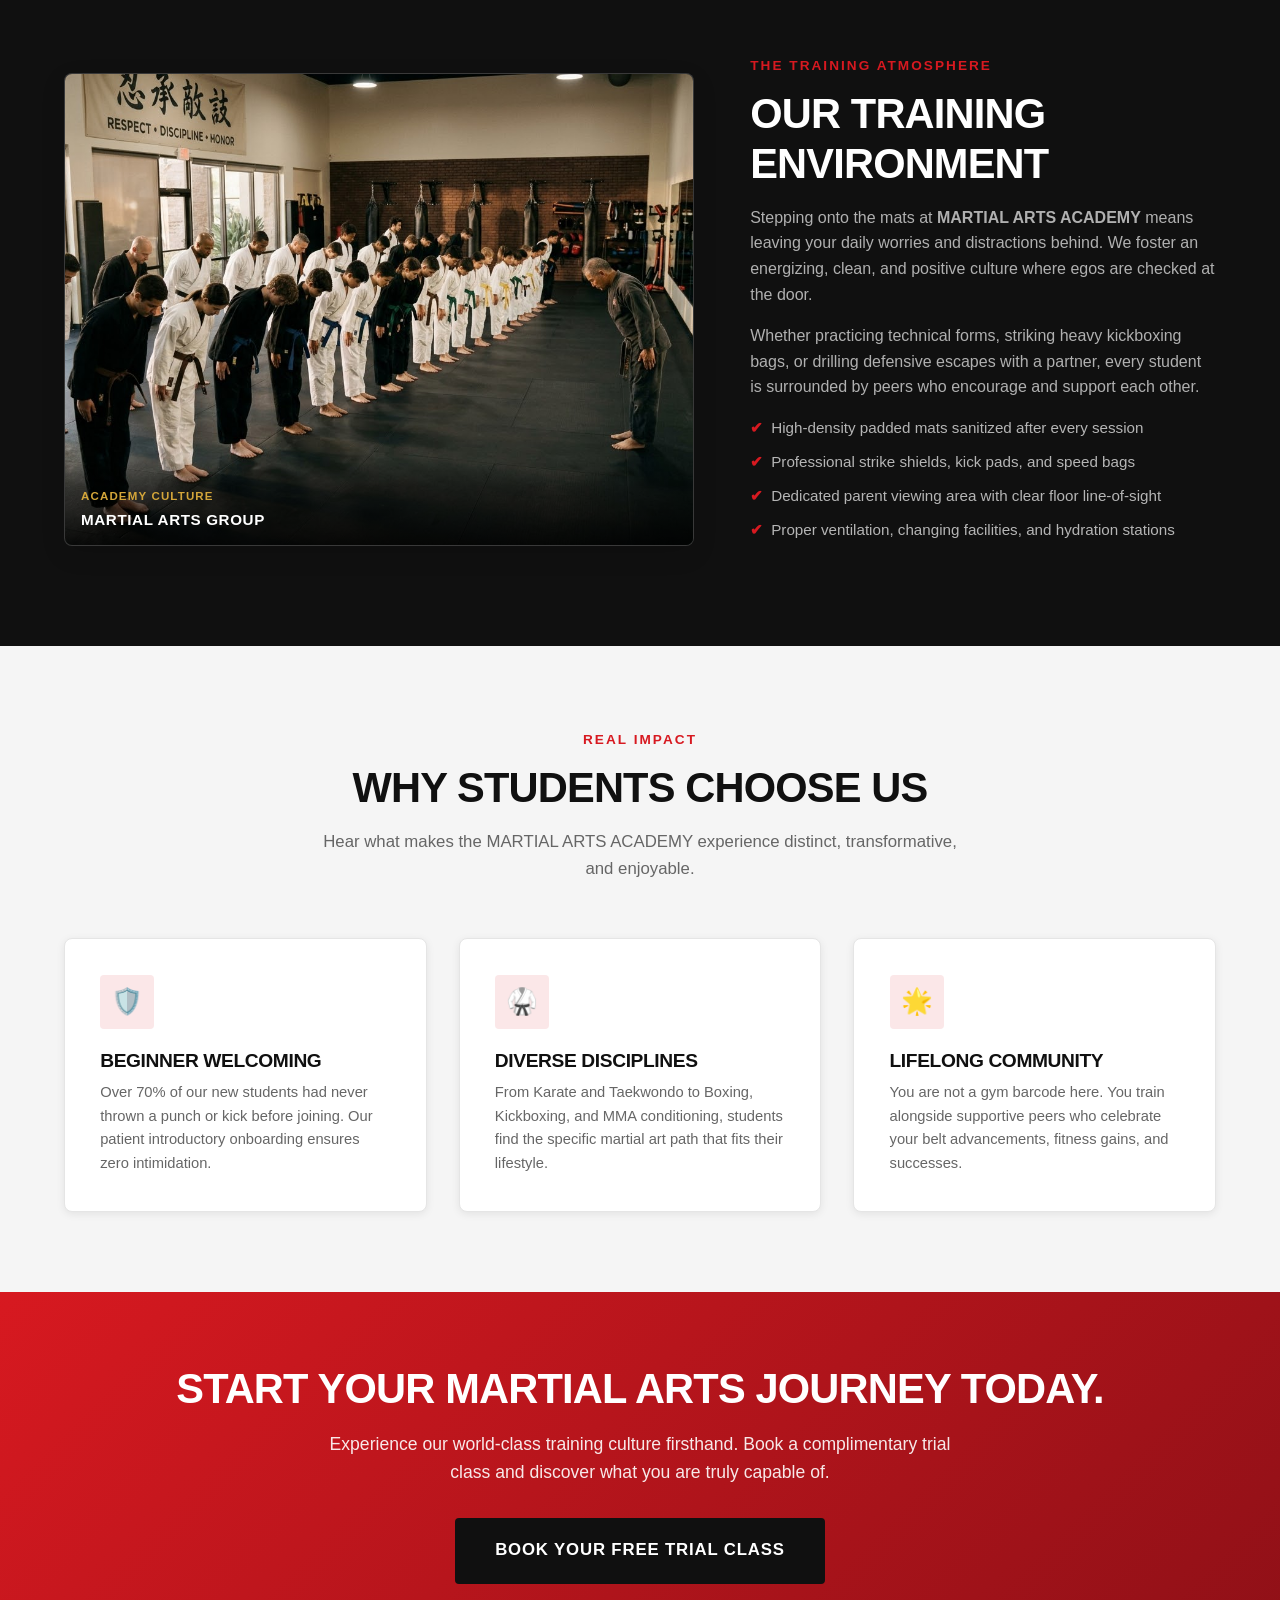
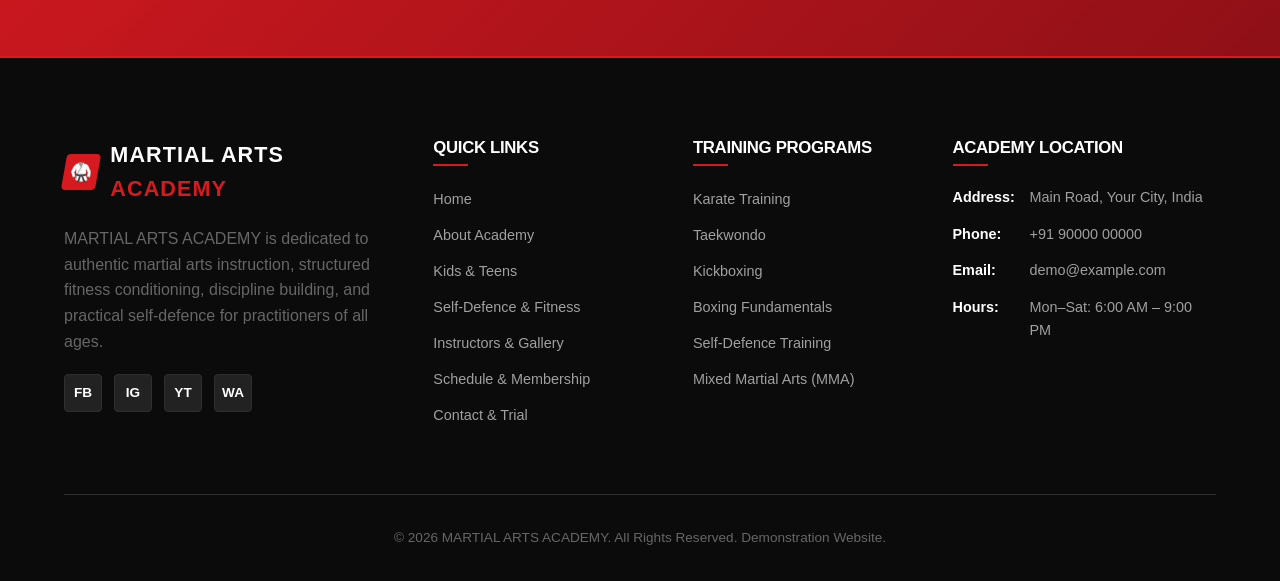
<file: about.html>
<!DOCTYPE html>
<html lang="en">
<head>
  <meta charset="UTF-8">
  <meta name="viewport" content="width=device-width, initial-scale=1.0">
  <title>About Us | MARTIAL ARTS ACADEMY</title>
  <meta name="description" content="Discover the training philosophy, mission, values, and motivating training environment at MARTIAL ARTS ACADEMY.">
  <link rel="stylesheet" href="css/style.css">
</head>
<body>

  <!-- ==================== HEADER & NAVIGATION ==================== -->
  <header class="site-header">
    <div class="container nav-container">
      <a href="index.html" class="brand-logo" aria-label="MARTIAL ARTS ACADEMY Home">
        <span class="logo-mark"><span>🥋</span></span>
        <span>MARTIAL ARTS <span class="logo-accent">ACADEMY</span></span>
      </a>

      <nav class="nav-menu" id="nav-menu" aria-label="Primary Navigation">
        <a href="index.html" class="nav-link">Home</a>
        <a href="about.html" class="nav-link">About</a>
        <a href="programs.html" class="nav-link">Programs</a>
        <a href="kids-teens.html" class="nav-link">Kids &amp; Teens</a>
        <a href="self-defence-fitness.html" class="nav-link">Self-Defence &amp; Fitness</a>
        <a href="instructors-gallery.html" class="nav-link">Instructors</a>
        <a href="schedule-membership.html" class="nav-link">Schedule &amp; Fees</a>
        <a href="contact.html" class="nav-link">Contact</a>
      </nav>

      <div class="nav-actions">
        <a href="contact.html" class="btn btn-primary btn-sm">Free Trial Class</a>
        <button class="hamburger-btn" id="hamburger-btn" aria-label="Toggle navigation menu" aria-expanded="false">
          <span></span>
          <span></span>
          <span></span>
        </button>
      </div>
    </div>
  </header>

  <!-- ==================== PAGE BANNER ==================== -->
  <section class="page-banner">
    <div class="container">
      <h1>ABOUT MARTIAL ARTS ACADEMY</h1>
      <div class="breadcrumb">
        <a href="index.html">Home</a>
        <span class="separator">/</span>
        <span>About Us</span>
      </div>
    </div>
  </section>

  <!-- ==================== ACADEMY INTRODUCTION ==================== -->
  <section class="section section-light">
    <div class="container">
      <div class="hero-grid" style="align-items: center;">
        <div class="reveal">
          <span class="section-subtitle">Who We Are</span>
          <h2 class="section-title">A PROFESSIONAL SANCTUARY FOR MARTIAL EXCELLENCE</h2>
          <p>
            <strong>MARTIAL ARTS ACADEMY</strong> is a premier training facility dedicated to the progressive instruction of authentic martial arts disciplines, structured fitness development, practical self-defence strategies, and enduring character building.
          </p>
          <p>
            Our academy is built on the belief that traditional martial values—respect, discipline, humility, and determination—combine harmoniously with modern athletic conditioning to unlock each student’s fullest potential, whether they are a 5-year-old taking their first bow or an adult aiming to sharpen their fitness and self-defence awareness.
          </p>
          <p>
            We maintain high safety standards with specialized equipment, shock-absorbent matted areas, and low student-to-instructor ratios, ensuring personalized mentorship for everyone who steps through our doors.
          </p>
        </div>
        <div class="reveal">
          <!-- 
            IMAGE PLACEHOLDER: martial-arts-academy-interior
            Approved Description: Clean, professional martial arts training hall with mats and training equipment.
          -->
          <div class="academy-image-card aspect-4-3">
            <img src="assets/images/martial-arts-academy-interior.jpg" alt="Clean, professional martial arts training hall with mats and training equipment" loading="eager">
            <div class="image-caption-overlay">
              <span class="image-caption-tag">Facility Overview</span>
              <div class="image-caption-title">Martial Arts Academy Interior</div>
            </div>
          </div>
        </div>
      </div>
    </div>
  </section>

  <!-- ==================== MISSION & VISION ==================== -->
  <section class="section section-dark">
    <div class="container">
      <div class="section-header reveal">
        <span class="section-subtitle">Our Purpose</span>
        <h2 class="section-title">OUR MISSION &amp; VISION</h2>
        <p class="section-description">
          Guiding every student toward holistic physical mastery, mental clarity, and moral integrity.
        </p>
      </div>

      <div class="grid-2">
        <div class="feature-box reveal">
          <div class="feature-icon-wrapper">🎯</div>
          <h3 class="feature-title">Our Mission</h3>
          <p class="feature-desc">
            To provide safe, accessible, top-tier martial arts and self-defence instruction that empowers individuals of all ages with physical vitality, unshakeable confidence, mental sharpness, and mutual respect.
          </p>
          <p class="feature-desc" style="margin-top: 0.75rem;">
            We are committed to delivering structured class progressions where every milestone is earned through effort, camaraderie, and dedicated practice.
          </p>
        </div>

        <div class="feature-box reveal">
          <div class="feature-icon-wrapper">👁️</div>
          <h3 class="feature-title">Our Vision</h3>
          <p class="feature-desc">
            To be recognized as a leading community academy where martial arts instruction elevates lives beyond the dojo—cultivating disciplined, resilient leaders who approach life's challenges with courage and composure.
          </p>
          <p class="feature-desc" style="margin-top: 0.75rem;">
            We envision an inclusive environment where physical conditioning and mindful training build a stronger, healthier society.
          </p>
        </div>
      </div>
    </div>
  </section>

  <!-- ==================== TRAINING PHILOSOPHY ==================== -->
  <section class="section section-charcoal">
    <div class="container">
      <div class="section-header reveal">
        <span class="section-subtitle">The Core Mindset</span>
        <h2 class="section-title">OUR TRAINING PHILOSOPHY</h2>
        <p class="section-description">
          We teach martial arts as an integrated discipline of the body, mind, and spirit.
        </p>
      </div>

      <div class="grid-3">
        <div class="feature-box reveal">
          <div class="feature-icon-wrapper">⚖️</div>
          <h3 class="feature-title">Controlled &amp; Safe Practice</h3>
          <p class="feature-desc">Technical mastery precedes power. We stress precise bio-mechanics, progressive load, and safety controls so students learn without fear of injury.</p>
        </div>
        <div class="feature-box reveal">
          <div class="feature-icon-wrapper">🧠</div>
          <h3 class="feature-title">Mind Over Impulse</h3>
          <p class="feature-desc">True martial capability is restraint. Students learn situational awareness, de-escalation, emotional calmness, and ethical responsibility.</p>
        </div>
        <div class="feature-box reveal">
          <div class="feature-icon-wrapper">📈</div>
          <h3 class="feature-title">Continuous Progression</h3>
          <p class="feature-desc">Growth is not measured against others, but against who you were yesterday. Consistent attendance and diligent effort yield progressive transformation.</p>
        </div>
      </div>
    </div>
  </section>

  <!-- ==================== VALUES WE PROMOTE ==================== -->
  <section class="section section-light">
    <div class="container">
      <div class="section-header reveal">
        <span class="section-subtitle">Character Building</span>
        <h2 class="section-title">VALUES WE PROMOTE</h2>
        <p class="section-description">
          The six foundational pillars embedded into every drill, warm-up, and rank evaluation at MARTIAL ARTS ACADEMY.
        </p>
      </div>

      <div class="grid-3">
        <div class="feature-box reveal">
          <div class="feature-icon-wrapper">🥋</div>
          <h3 class="feature-title">1. Discipline</h3>
          <p class="feature-desc">The internal resolve to show up, focus intently, follow through on commitments, and maintain daily accountability.</p>
        </div>
        <div class="feature-box reveal">
          <div class="feature-icon-wrapper">🙇</div>
          <h3 class="feature-title">2. Respect</h3>
          <p class="feature-desc">Honoring instructors, training partners, parents, and self. Bowing into the mats reminds us of humility and mutual support.</p>
        </div>
        <div class="feature-box reveal">
          <div class="feature-icon-wrapper">🦁</div>
          <h3 class="feature-title">3. Confidence</h3>
          <p class="feature-desc">Self-assurance born of earned competency. Knowing you can master complex physical techniques and overcome obstacles.</p>
        </div>
        <div class="feature-box reveal">
          <div class="feature-icon-wrapper">🎯</div>
          <h3 class="feature-title">4. Focus</h3>
          <p class="feature-desc">Sharpening concentration in an age of distraction. Focusing eyes, ears, and mind on the task directly at hand.</p>
        </div>
        <div class="feature-box reveal">
          <div class="feature-icon-wrapper">🔥</div>
          <h3 class="feature-title">5. Perseverance</h3>
          <p class="feature-desc">The grit to get back up when drills feel challenging. Developing an indestructible spirit that never folds in the face of setbacks.</p>
        </div>
        <div class="feature-box reveal">
          <div class="feature-icon-wrapper">🌱</div>
          <h3 class="feature-title">6. Personal Growth</h3>
          <p class="feature-desc">Achieving holistic elevation across physical endurance, flexibility, mental clarity, and day-to-day positive habits.</p>
        </div>
      </div>
    </div>
  </section>

  <!-- ==================== OUR TRAINING ENVIRONMENT ==================== -->
  <section class="section section-dark">
    <div class="container">
      <div class="hero-grid" style="align-items: center;">
        <div class="reveal">
          <!-- 
            IMAGE PLACEHOLDER: martial-arts-group
            Approved Description: Group of martial arts students participating in a training session or academy event.
          -->
          <div class="academy-image-card aspect-4-3">
            <img src="assets/images/martial-arts-group.jpg" alt="Group of martial arts students participating in a training session or academy event" loading="lazy">
            <div class="image-caption-overlay">
              <span class="image-caption-tag">Academy Culture</span>
              <div class="image-caption-title">Martial Arts Group</div>
            </div>
          </div>
        </div>
        <div class="reveal">
          <span class="section-subtitle">The Training Atmosphere</span>
          <h2 class="section-title">OUR TRAINING ENVIRONMENT</h2>
          <p>
            Stepping onto the mats at <strong>MARTIAL ARTS ACADEMY</strong> means leaving your daily worries and distractions behind. We foster an energizing, clean, and positive culture where egos are checked at the door.
          </p>
          <p>
            Whether practicing technical forms, striking heavy kickboxing bags, or drilling defensive escapes with a partner, every student is surrounded by peers who encourage and support each other.
          </p>
          <ul class="program-card-features" style="border: none; padding: 0;">
            <li style="margin-bottom: 0.6rem; font-size: 0.95rem;">High-density padded mats sanitized after every session</li>
            <li style="margin-bottom: 0.6rem; font-size: 0.95rem;">Professional strike shields, kick pads, and speed bags</li>
            <li style="margin-bottom: 0.6rem; font-size: 0.95rem;">Dedicated parent viewing area with clear floor line-of-sight</li>
            <li style="margin-bottom: 0.6rem; font-size: 0.95rem;">Proper ventilation, changing facilities, and hydration stations</li>
          </ul>
        </div>
      </div>
    </div>
  </section>

  <!-- ==================== WHY STUDENTS CHOOSE US ==================== -->
  <section class="section section-light">
    <div class="container">
      <div class="section-header reveal">
        <span class="section-subtitle">Real Impact</span>
        <h2 class="section-title">WHY STUDENTS CHOOSE US</h2>
        <p class="section-description">
          Hear what makes the MARTIAL ARTS ACADEMY experience distinct, transformative, and enjoyable.
        </p>
      </div>

      <div class="grid-3">
        <div class="feature-box reveal">
          <div class="feature-icon-wrapper">🛡️</div>
          <h3 class="feature-title">Beginner Welcoming</h3>
          <p class="feature-desc">Over 70% of our new students had never thrown a punch or kick before joining. Our patient introductory onboarding ensures zero intimidation.</p>
        </div>
        <div class="feature-box reveal">
          <div class="feature-icon-wrapper">🥋</div>
          <h3 class="feature-title">Diverse Disciplines</h3>
          <p class="feature-desc">From Karate and Taekwondo to Boxing, Kickboxing, and MMA conditioning, students find the specific martial art path that fits their lifestyle.</p>
        </div>
        <div class="feature-box reveal">
          <div class="feature-icon-wrapper">🌟</div>
          <h3 class="feature-title">Lifelong Community</h3>
          <p class="feature-desc">You are not a gym barcode here. You train alongside supportive peers who celebrate your belt advancements, fitness gains, and successes.</p>
        </div>
      </div>
    </div>
  </section>

  <!-- ==================== CTA BANNER ==================== -->
  <section class="cta-banner">
    <div class="container reveal">
      <h2>START YOUR MARTIAL ARTS JOURNEY TODAY.</h2>
      <p>
        Experience our world-class training culture firsthand. Book a complimentary trial class and discover what you are truly capable of.
      </p>
      <a href="contact.html" class="btn btn-lg">Book Your Free Trial Class</a>
    </div>
  </section>

  <!-- ==================== FOOTER ==================== -->
  <footer class="site-footer">
    <div class="container">
      <div class="footer-grid">
        <div class="footer-col">
          <div class="brand-logo" style="margin-bottom: 1.2rem;">
            <span class="logo-mark"><span>🥋</span></span>
            <span>MARTIAL ARTS <span class="logo-accent">ACADEMY</span></span>
          </div>
          <p>
            MARTIAL ARTS ACADEMY is dedicated to authentic martial arts instruction, structured fitness conditioning, discipline building, and practical self-defence for practitioners of all ages.
          </p>
          <div class="social-links">
            <a href="#" class="social-btn" aria-label="Facebook">FB</a>
            <a href="#" class="social-btn" aria-label="Instagram">IG</a>
            <a href="#" class="social-btn" aria-label="YouTube">YT</a>
            <a href="#" class="social-btn" aria-label="WhatsApp">WA</a>
          </div>
        </div>

        <div class="footer-col">
          <h4>Quick Links</h4>
          <ul class="footer-links">
            <li><a href="index.html">Home</a></li>
            <li><a href="about.html">About Academy</a></li>
            <li><a href="kids-teens.html">Kids &amp; Teens</a></li>
            <li><a href="self-defence-fitness.html">Self-Defence &amp; Fitness</a></li>
            <li><a href="instructors-gallery.html">Instructors &amp; Gallery</a></li>
            <li><a href="schedule-membership.html">Schedule &amp; Membership</a></li>
            <li><a href="contact.html">Contact &amp; Trial</a></li>
          </ul>
        </div>

        <div class="footer-col">
          <h4>Training Programs</h4>
          <ul class="footer-links">
            <li><a href="programs.html#karate">Karate Training</a></li>
            <li><a href="programs.html#taekwondo">Taekwondo</a></li>
            <li><a href="programs.html#kickboxing">Kickboxing</a></li>
            <li><a href="programs.html#boxing">Boxing Fundamentals</a></li>
            <li><a href="programs.html#self-defence">Self-Defence Training</a></li>
            <li><a href="programs.html#mma">Mixed Martial Arts (MMA)</a></li>
          </ul>
        </div>

        <div class="footer-col">
          <h4>Academy Location</h4>
          <div class="footer-contact-item">
            <strong>Address:</strong>
            <span>Main Road, Your City, India</span>
          </div>
          <div class="footer-contact-item">
            <strong>Phone:</strong>
            <span>+91 90000 00000</span>
          </div>
          <div class="footer-contact-item">
            <strong>Email:</strong>
            <span>demo@example.com</span>
          </div>
          <div class="footer-contact-item">
            <strong>Hours:</strong>
            <span>Mon–Sat: 6:00 AM – 9:00 PM</span>
          </div>
        </div>
      </div>

      <div class="footer-bottom">
        <p>&copy; <span id="current-year">2026</span> MARTIAL ARTS ACADEMY. All Rights Reserved. Demonstration Website.</p>
      </div>
    </div>
  </footer>

  <button class="scroll-top-btn" id="scroll-top-btn" aria-label="Scroll to top of page">&#8593;</button>
  <script src="js/script.js"></script>
</body>
</html>
</file>
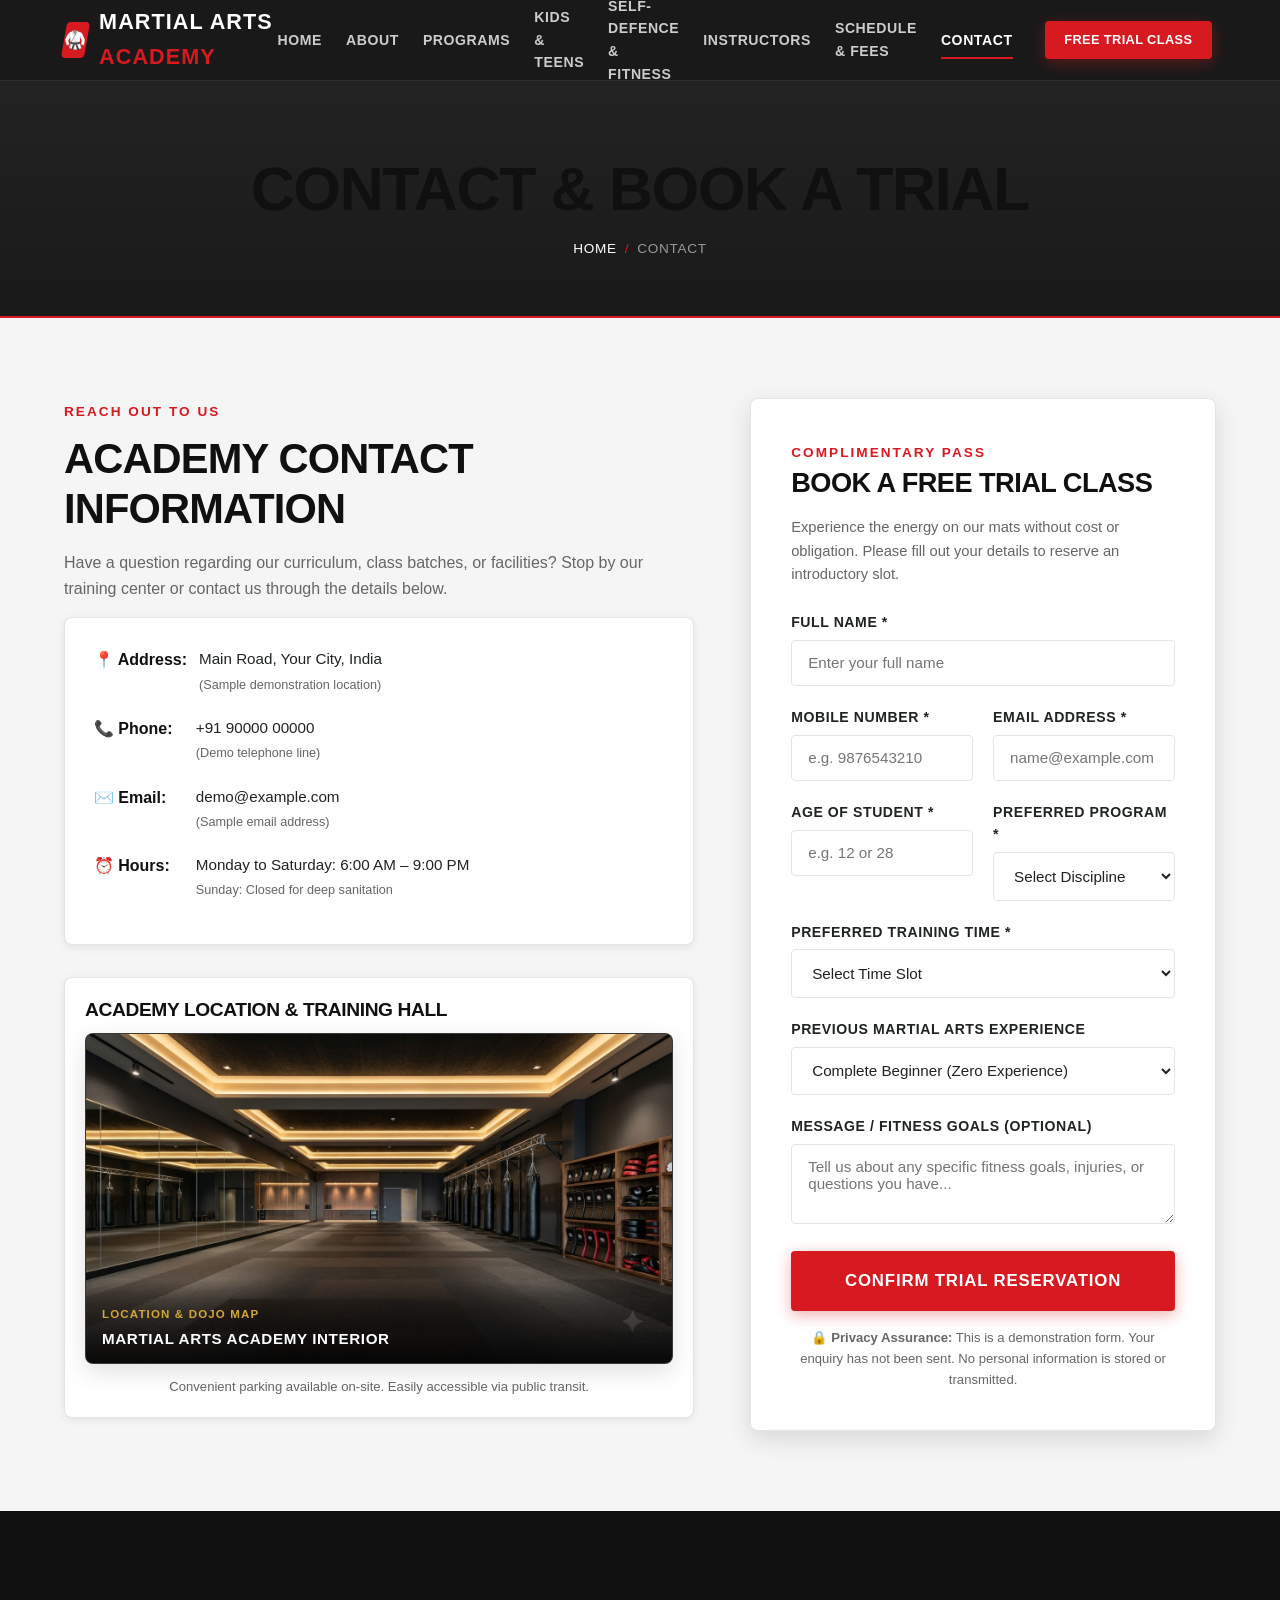
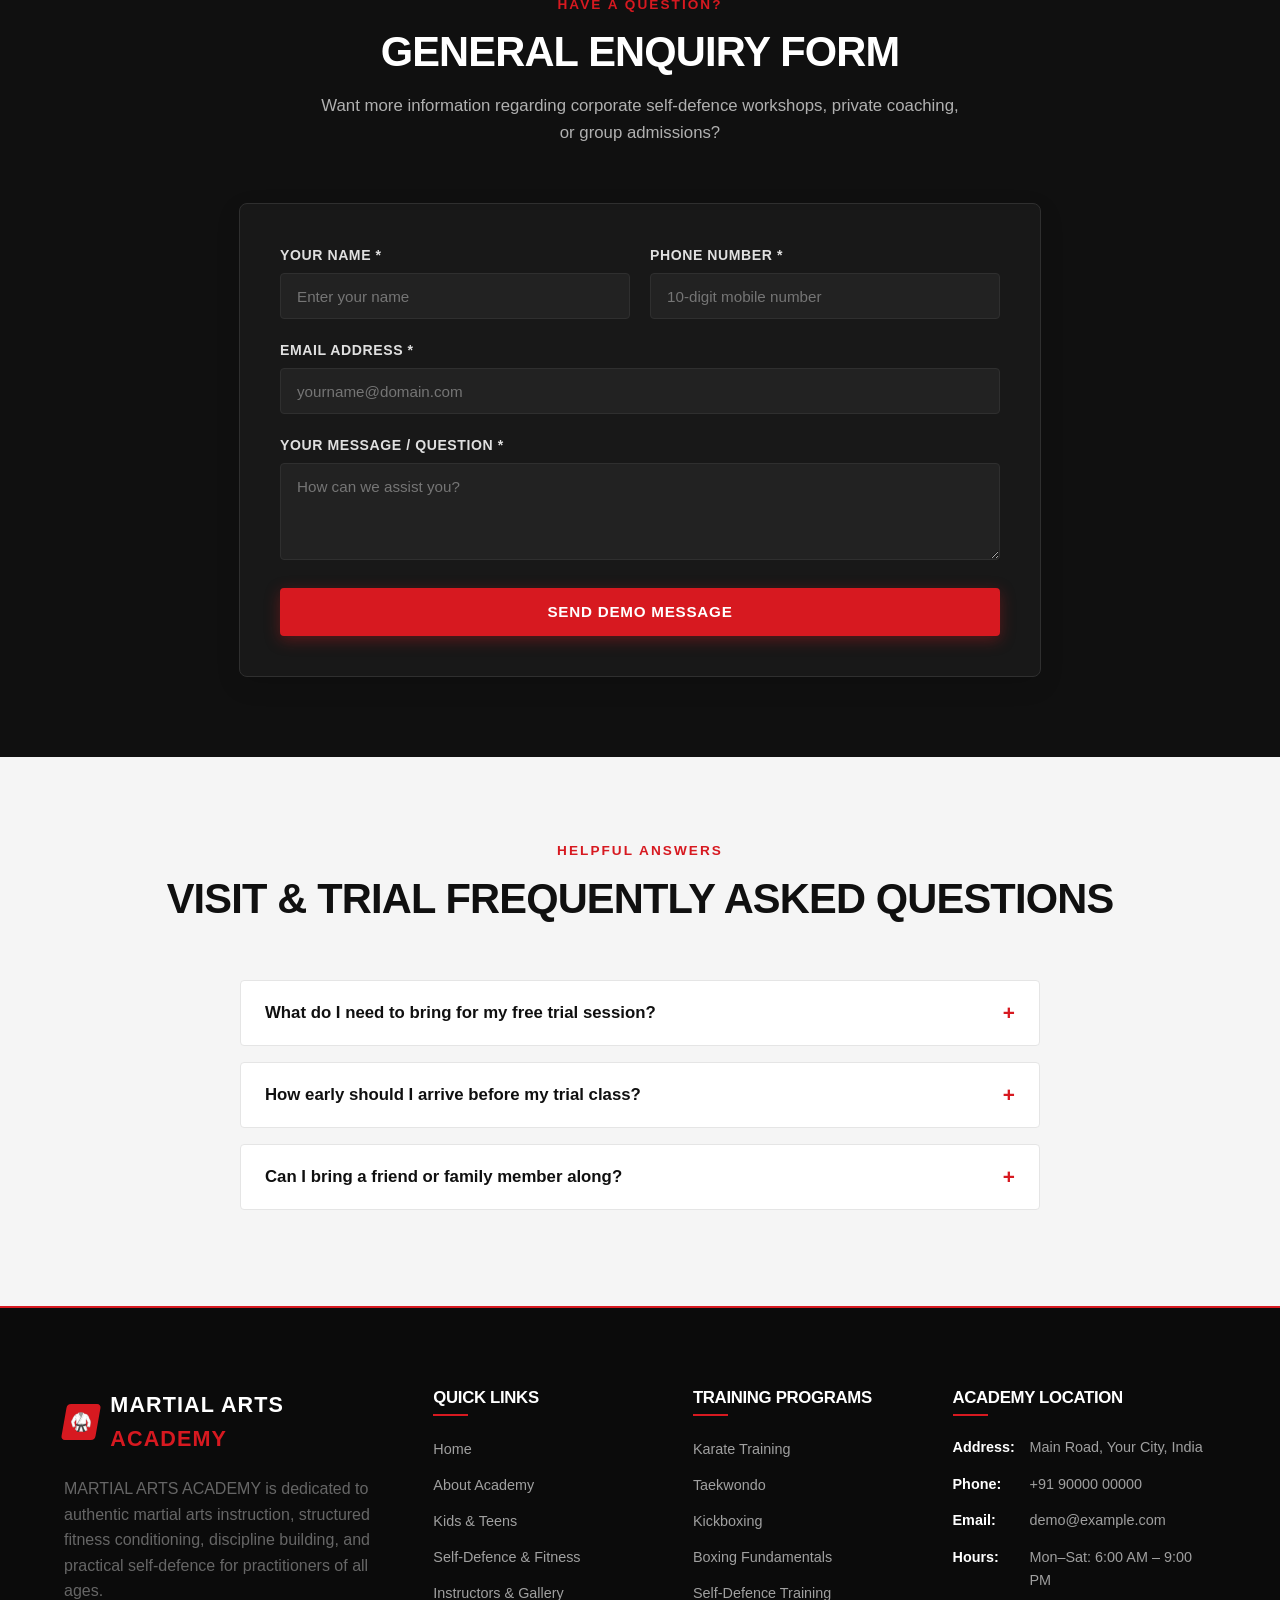
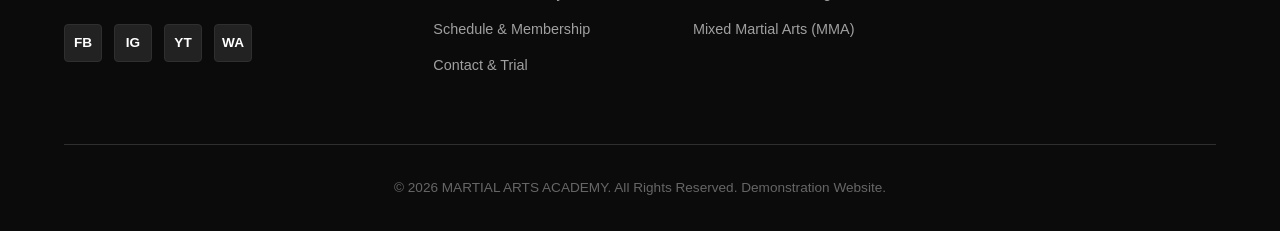
<file: contact.html>
<!DOCTYPE html>
<html lang="en">
<head>
  <meta charset="UTF-8">
  <meta name="viewport" content="width=device-width, initial-scale=1.0">
  <title>Contact Us &amp; Book a Free Trial Class | MARTIAL ARTS ACADEMY</title>
  <meta name="description" content="Contact MARTIAL ARTS ACADEMY or register for a free introductory martial arts trial class. Clean training facility, certified instructors, beginner friendly.">
  <link rel="stylesheet" href="css/style.css">
</head>
<body>

  <!-- ==================== HEADER & NAVIGATION ==================== -->
  <header class="site-header">
    <div class="container nav-container">
      <a href="index.html" class="brand-logo" aria-label="MARTIAL ARTS ACADEMY Home">
        <span class="logo-mark"><span>🥋</span></span>
        <span>MARTIAL ARTS <span class="logo-accent">ACADEMY</span></span>
      </a>

      <nav class="nav-menu" id="nav-menu" aria-label="Primary Navigation">
        <a href="index.html" class="nav-link">Home</a>
        <a href="about.html" class="nav-link">About</a>
        <a href="programs.html" class="nav-link">Programs</a>
        <a href="kids-teens.html" class="nav-link">Kids &amp; Teens</a>
        <a href="self-defence-fitness.html" class="nav-link">Self-Defence &amp; Fitness</a>
        <a href="instructors-gallery.html" class="nav-link">Instructors</a>
        <a href="schedule-membership.html" class="nav-link">Schedule &amp; Fees</a>
        <a href="contact.html" class="nav-link">Contact</a>
      </nav>

      <div class="nav-actions">
        <a href="contact.html" class="btn btn-primary btn-sm">Free Trial Class</a>
        <button class="hamburger-btn" id="hamburger-btn" aria-label="Toggle navigation menu" aria-expanded="false">
          <span></span>
          <span></span>
          <span></span>
        </button>
      </div>
    </div>
  </header>

  <!-- ==================== PAGE BANNER ==================== -->
  <section class="page-banner">
    <div class="container">
      <h1>CONTACT &amp; BOOK A TRIAL</h1>
      <div class="breadcrumb">
        <a href="index.html">Home</a>
        <span class="separator">/</span>
        <span>Contact</span>
      </div>
    </div>
  </section>

  <!-- ==================== CONTACT INFO & TRIAL FORM SECTION ==================== -->
  <section class="section section-light">
    <div class="container">
      <div class="hero-grid" style="align-items: flex-start;">
        <!-- Left Column: Contact Details & Location Map -->
        <div class="reveal">
          <span class="section-subtitle">Reach Out To Us</span>
          <h2 class="section-title">ACADEMY CONTACT INFORMATION</h2>
          <p>
            Have a question regarding our curriculum, class batches, or facilities? Stop by our training center or contact us through the details below.
          </p>

          <div style="background: var(--bg-white); padding: 1.8rem; border-radius: var(--border-radius-md); border: 1px solid var(--border-light); margin-bottom: 2rem; box-shadow: var(--shadow-sm);">
            <div class="footer-contact-item" style="margin-bottom: 1.25rem;">
              <strong style="color: var(--primary); min-width: 90px; font-size: 1rem;">📍 Address:</strong>
              <span style="font-size: 0.95rem; color: var(--text-dark);">Main Road, Your City, India<br><small class="text-muted">(Sample demonstration location)</small></span>
            </div>

            <div class="footer-contact-item" style="margin-bottom: 1.25rem;">
              <strong style="color: var(--primary); min-width: 90px; font-size: 1rem;">📞 Phone:</strong>
              <span style="font-size: 0.95rem; color: var(--text-dark);">+91 90000 00000<br><small class="text-muted">(Demo telephone line)</small></span>
            </div>

            <div class="footer-contact-item" style="margin-bottom: 1.25rem;">
              <strong style="color: var(--primary); min-width: 90px; font-size: 1rem;">✉️ Email:</strong>
              <span style="font-size: 0.95rem; color: var(--text-dark);">demo@example.com<br><small class="text-muted">(Sample email address)</small></span>
            </div>

            <div class="footer-contact-item">
              <strong style="color: var(--primary); min-width: 90px; font-size: 1rem;">⏰ Hours:</strong>
              <span style="font-size: 0.95rem; color: var(--text-dark);">Monday to Saturday: 6:00 AM – 9:00 PM<br><small class="text-muted">Sunday: Closed for deep sanitation</small></span>
            </div>
          </div>

          <!-- Location Map Placeholder (Approved: martial-arts-academy-interior) -->
          <div class="feature-box" style="padding: 1.25rem;">
            <h4 style="margin-bottom: 0.75rem;">Academy Location &amp; Training Hall</h4>
            <!-- 
              IMAGE PLACEHOLDER: martial-arts-academy-interior
              Approved Description: Clean, professional martial arts training hall with mats and training equipment.
            -->
            <div class="academy-image-card aspect-16-9">
              <img src="assets/images/martial-arts-academy-interior.jpg" alt="Clean, professional martial arts training hall with mats and training equipment" loading="lazy">
              <div class="image-caption-overlay">
                <span class="image-caption-tag">Location &amp; Dojo Map</span>
                <div class="image-caption-title">Martial Arts Academy Interior</div>
              </div>
            </div>
            <p class="text-muted text-center" style="margin-top: 0.75rem; font-size: 0.82rem;">
              Convenient parking available on-site. Easily accessible via public transit.
            </p>
          </div>
        </div>

        <!-- Right Column: Book a Free Trial Class Form -->
        <div class="reveal">
          <div class="form-card" id="trial-form-section">
            <span class="section-subtitle" style="margin-bottom: 0.25rem;">Complimentary Pass</span>
            <h3 style="margin-bottom: 1rem;">BOOK A FREE TRIAL CLASS</h3>
            <p style="margin-bottom: 1.5rem; font-size: 0.92rem;">
              Experience the energy on our mats without cost or obligation. Please fill out your details to reserve an introductory slot.
            </p>

            <!-- Success Alert Notification -->
            <div class="form-alert alert-success" id="trial-success-alert" role="alert">
              <strong>Demo Confirmation:</strong> Thank you for your interest! This is a demonstration form. Your enquiry has not been sent to an external server or stored permanently.
            </div>

            <form id="trial-booking-form" novalidate>
              <div class="form-group">
                <label for="trial-name">Full Name *</label>
                <input type="text" class="form-control" id="trial-name" placeholder="Enter your full name" required>
                <div class="invalid-feedback">Please enter your name (minimum 2 characters).</div>
              </div>

              <div class="form-row">
                <div class="form-group">
                  <label for="trial-phone">Mobile Number *</label>
                  <input type="tel" class="form-control" id="trial-phone" placeholder="e.g. 9876543210" required>
                  <div class="invalid-feedback">Please enter a valid 10-digit mobile number.</div>
                </div>

                <div class="form-group">
                  <label for="trial-email">Email Address *</label>
                  <input type="email" class="form-control" id="trial-email" placeholder="name@example.com" required>
                  <div class="invalid-feedback">Please enter a valid email address.</div>
                </div>
              </div>

              <div class="form-row">
                <div class="form-group">
                  <label for="trial-age">Age of Student *</label>
                  <input type="number" class="form-control" id="trial-age" min="5" max="90" placeholder="e.g. 12 or 28" required>
                  <div class="invalid-feedback">Please enter an age between 5 and 90 years.</div>
                </div>

                <div class="form-group">
                  <label for="trial-program">Preferred Program *</label>
                  <select class="form-control" id="trial-program" required>
                    <option value="">Select Discipline</option>
                    <option value="karate">Karate Training</option>
                    <option value="taekwondo">Taekwondo</option>
                    <option value="kickboxing">Kickboxing Conditioning</option>
                    <option value="boxing">Boxing Fundamentals</option>
                    <option value="self-defence">Self-Defence Training</option>
                    <option value="mma">Mixed Martial Arts (MMA)</option>
                    <option value="kids">Kids Martial Arts (5–12 yrs)</option>
                  </select>
                  <div class="invalid-feedback">Please select a preferred martial arts discipline.</div>
                </div>
              </div>

              <div class="form-group">
                <label for="trial-time">Preferred Training Time *</label>
                <select class="form-control" id="trial-time" required>
                  <option value="">Select Time Slot</option>
                  <option value="morning">Morning (6:00 AM – 8:00 AM)</option>
                  <option value="afternoon">Afternoon Kids (4:00 PM – 5:00 PM)</option>
                  <option value="evening-early">Evening Early (5:30 PM – 6:30 PM)</option>
                  <option value="evening-prime">Evening Prime (6:30 PM – 7:30 PM)</option>
                  <option value="evening-late">Evening Late (7:30 PM – 8:30 PM)</option>
                  <option value="saturday">Saturday Morning (9:00 AM – 10:00 AM)</option>
                </select>
                <div class="invalid-feedback">Please select a preferred training time slot.</div>
              </div>

              <div class="form-group">
                <label for="trial-experience">Previous Martial Arts Experience</label>
                <select class="form-control" id="trial-experience">
                  <option value="none">Complete Beginner (Zero Experience)</option>
                  <option value="some">Some Prior Training (Less than 1 year)</option>
                  <option value="intermediate">Intermediate (1–3 years)</option>
                  <option value="advanced">Advanced (3+ years / Ranked)</option>
                </select>
              </div>

              <div class="form-group">
                <label for="trial-message">Message / Fitness Goals (Optional)</label>
                <textarea class="form-control" id="trial-message" rows="3" placeholder="Tell us about any specific fitness goals, injuries, or questions you have..."></textarea>
              </div>

              <button type="submit" class="btn btn-primary btn-block btn-lg" id="trial-submit-btn">
                Confirm Trial Reservation
              </button>

              <p class="form-notice">
                🔒 <strong>Privacy Assurance:</strong> This is a demonstration form. Your enquiry has not been sent. No personal information is stored or transmitted.
              </p>
            </form>
          </div>
        </div>
      </div>
    </div>
  </section>

  <!-- ==================== GENERAL ENQUIRY FORM SECTION ==================== -->
  <section class="section section-dark">
    <div class="container" style="max-width: 850px;">
      <div class="section-header reveal">
        <span class="section-subtitle">Have a Question?</span>
        <h2 class="section-title">GENERAL ENQUIRY FORM</h2>
        <p class="section-description">
          Want more information regarding corporate self-defence workshops, private coaching, or group admissions?
        </p>
      </div>

      <div class="form-card reveal">
        <div class="form-alert alert-success" id="contact-success-alert" role="alert">
          <strong>Enquiry Logged:</strong> This is a demonstration form. Your message has not been transmitted.
        </div>

        <form id="general-contact-form" novalidate>
          <div class="form-row">
            <div class="form-group">
              <label for="contact-name">Your Name *</label>
              <input type="text" class="form-control" id="contact-name" placeholder="Enter your name" required>
              <div class="invalid-feedback">Please provide your name.</div>
            </div>

            <div class="form-group">
              <label for="contact-phone">Phone Number *</label>
              <input type="tel" class="form-control" id="contact-phone" placeholder="10-digit mobile number" required>
              <div class="invalid-feedback">Please enter a valid mobile number.</div>
            </div>
          </div>

          <div class="form-group">
            <label for="contact-email">Email Address *</label>
            <input type="email" class="form-control" id="contact-email" placeholder="yourname@domain.com" required>
            <div class="invalid-feedback">Please enter a valid email address.</div>
          </div>

          <div class="form-group">
            <label for="contact-message">Your Message / Question *</label>
            <textarea class="form-control" id="contact-message" rows="4" placeholder="How can we assist you?" required></textarea>
            <div class="invalid-feedback">Please enter your message (at least 5 characters).</div>
          </div>

          <button type="submit" class="btn btn-primary btn-block">Send Demo Message</button>
        </form>
      </div>
    </div>
  </section>

  <!-- ==================== FREQUENTLY ASKED QUESTIONS ==================== -->
  <section class="section section-light">
    <div class="container">
      <div class="section-header reveal">
        <span class="section-subtitle">Helpful Answers</span>
        <h2 class="section-title">VISIT &amp; TRIAL FREQUENTLY ASKED QUESTIONS</h2>
      </div>

      <div class="faq-container reveal">
        <div class="faq-item">
          <button class="faq-question" aria-expanded="false">
            <span>What do I need to bring for my free trial session?</span>
            <span class="faq-icon">+</span>
          </button>
          <div class="faq-answer">
            <p>Just bring comfortable workout attire (t-shirt and shorts/track pants) and a water bottle. We train barefoot on sanitized mats. All strike pads and shields are provided by the academy.</p>
          </div>
        </div>

        <div class="faq-item">
          <button class="faq-question" aria-expanded="false">
            <span>How early should I arrive before my trial class?</span>
            <span class="faq-icon">+</span>
          </button>
          <div class="faq-answer">
            <p>Please arrive approximately 10 to 15 minutes before the scheduled class time so our staff can give you a tour of the academy and introduce you to your instructor.</p>
          </div>
        </div>

        <div class="faq-item">
          <button class="faq-question" aria-expanded="false">
            <span>Can I bring a friend or family member along?</span>
            <span class="faq-icon">+</span>
          </button>
          <div class="faq-answer">
            <p>Absolutely! Training with a partner is great for motivation. They can either register for a trial class alongside you or watch comfortably from our viewing lounge.</p>
          </div>
        </div>
      </div>
    </div>
  </section>

  <!-- ==================== FOOTER ==================== -->
  <footer class="site-footer">
    <div class="container">
      <div class="footer-grid">
        <div class="footer-col">
          <div class="brand-logo" style="margin-bottom: 1.2rem;">
            <span class="logo-mark"><span>🥋</span></span>
            <span>MARTIAL ARTS <span class="logo-accent">ACADEMY</span></span>
          </div>
          <p>
            MARTIAL ARTS ACADEMY is dedicated to authentic martial arts instruction, structured fitness conditioning, discipline building, and practical self-defence for practitioners of all ages.
          </p>
          <div class="social-links">
            <a href="#" class="social-btn" aria-label="Facebook">FB</a>
            <a href="#" class="social-btn" aria-label="Instagram">IG</a>
            <a href="#" class="social-btn" aria-label="YouTube">YT</a>
            <a href="#" class="social-btn" aria-label="WhatsApp">WA</a>
          </div>
        </div>

        <div class="footer-col">
          <h4>Quick Links</h4>
          <ul class="footer-links">
            <li><a href="index.html">Home</a></li>
            <li><a href="about.html">About Academy</a></li>
            <li><a href="kids-teens.html">Kids &amp; Teens</a></li>
            <li><a href="self-defence-fitness.html">Self-Defence &amp; Fitness</a></li>
            <li><a href="instructors-gallery.html">Instructors &amp; Gallery</a></li>
            <li><a href="schedule-membership.html">Schedule &amp; Membership</a></li>
            <li><a href="contact.html">Contact &amp; Trial</a></li>
          </ul>
        </div>

        <div class="footer-col">
          <h4>Training Programs</h4>
          <ul class="footer-links">
            <li><a href="programs.html#karate">Karate Training</a></li>
            <li><a href="programs.html#taekwondo">Taekwondo</a></li>
            <li><a href="programs.html#kickboxing">Kickboxing</a></li>
            <li><a href="programs.html#boxing">Boxing Fundamentals</a></li>
            <li><a href="programs.html#self-defence">Self-Defence Training</a></li>
            <li><a href="programs.html#mma">Mixed Martial Arts (MMA)</a></li>
          </ul>
        </div>

        <div class="footer-col">
          <h4>Academy Location</h4>
          <div class="footer-contact-item">
            <strong>Address:</strong>
            <span>Main Road, Your City, India</span>
          </div>
          <div class="footer-contact-item">
            <strong>Phone:</strong>
            <span>+91 90000 00000</span>
          </div>
          <div class="footer-contact-item">
            <strong>Email:</strong>
            <span>demo@example.com</span>
          </div>
          <div class="footer-contact-item">
            <strong>Hours:</strong>
            <span>Mon–Sat: 6:00 AM – 9:00 PM</span>
          </div>
        </div>
      </div>

      <div class="footer-bottom">
        <p>&copy; <span id="current-year">2026</span> MARTIAL ARTS ACADEMY. All Rights Reserved. Demonstration Website.</p>
      </div>
    </div>
  </footer>

  <button class="scroll-top-btn" id="scroll-top-btn" aria-label="Scroll to top of page">&#8593;</button>
  <script src="js/script.js"></script>
</body>
</html>
</file>
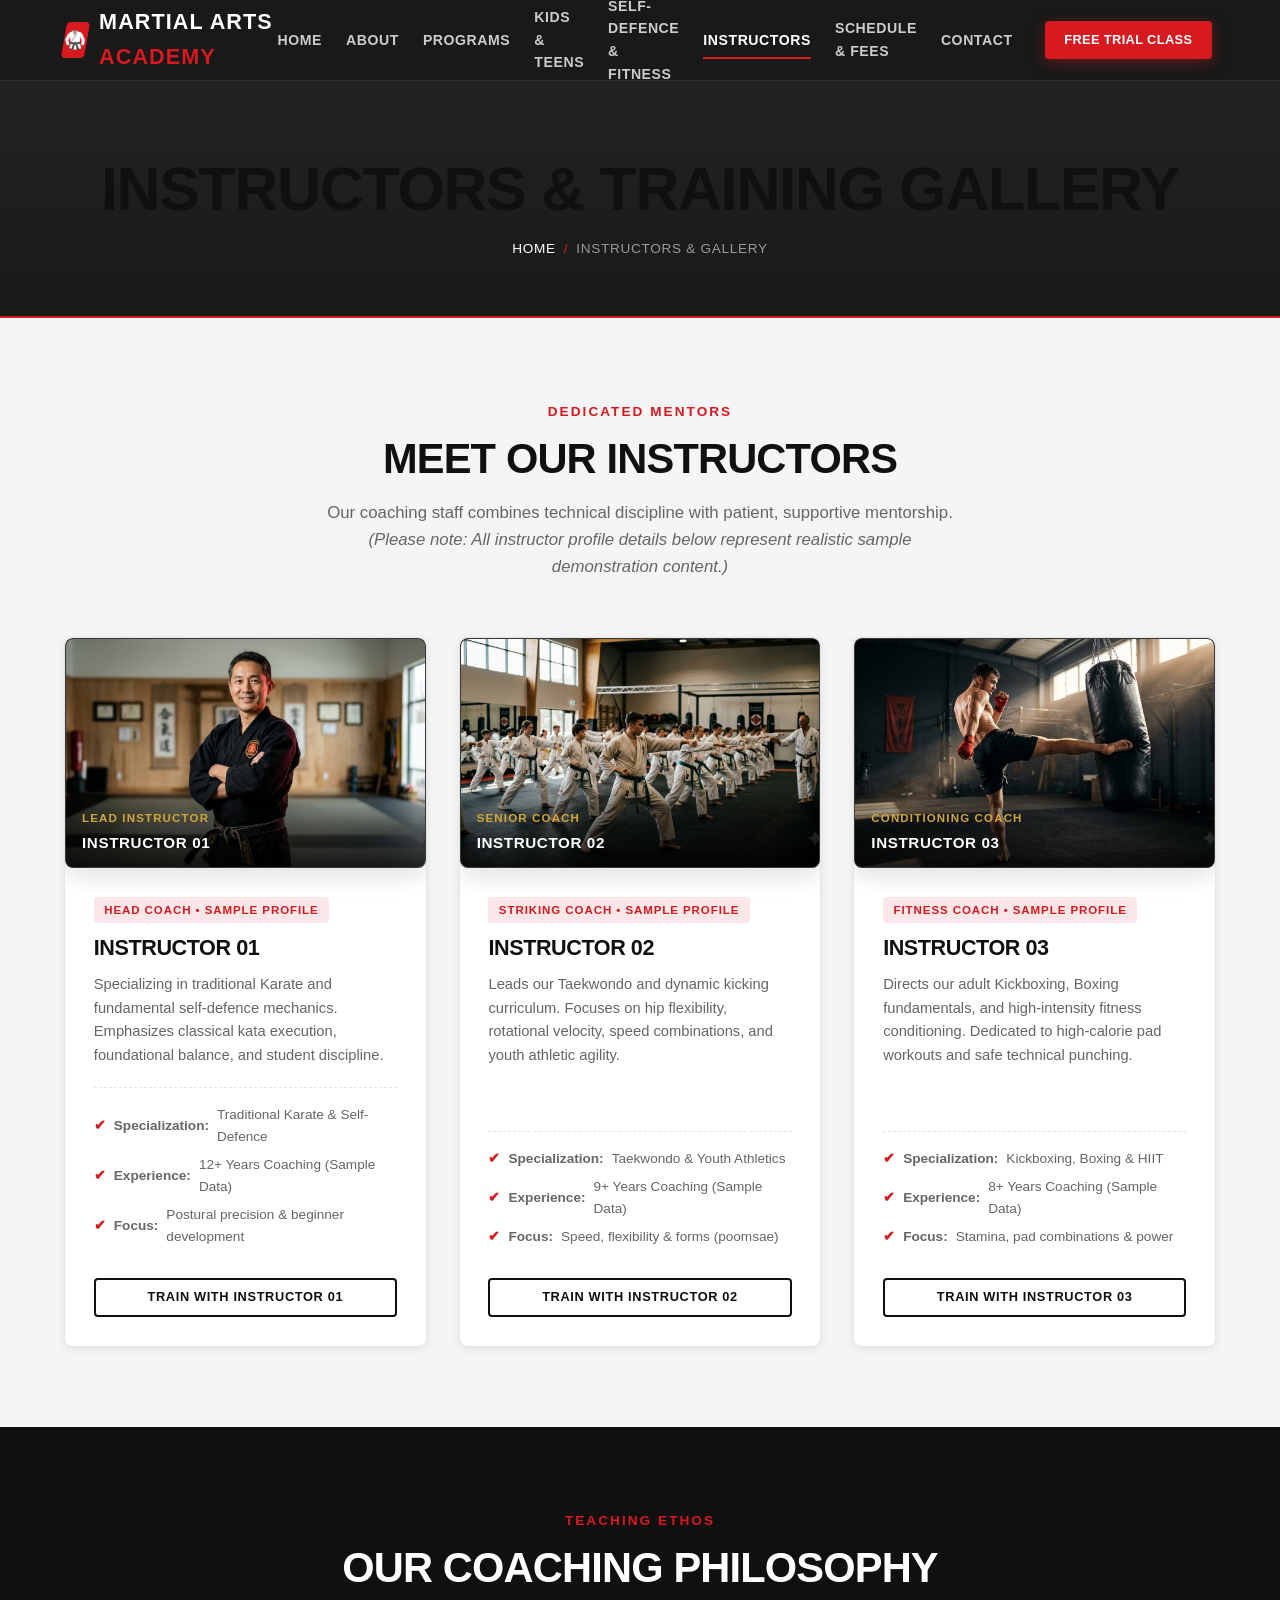
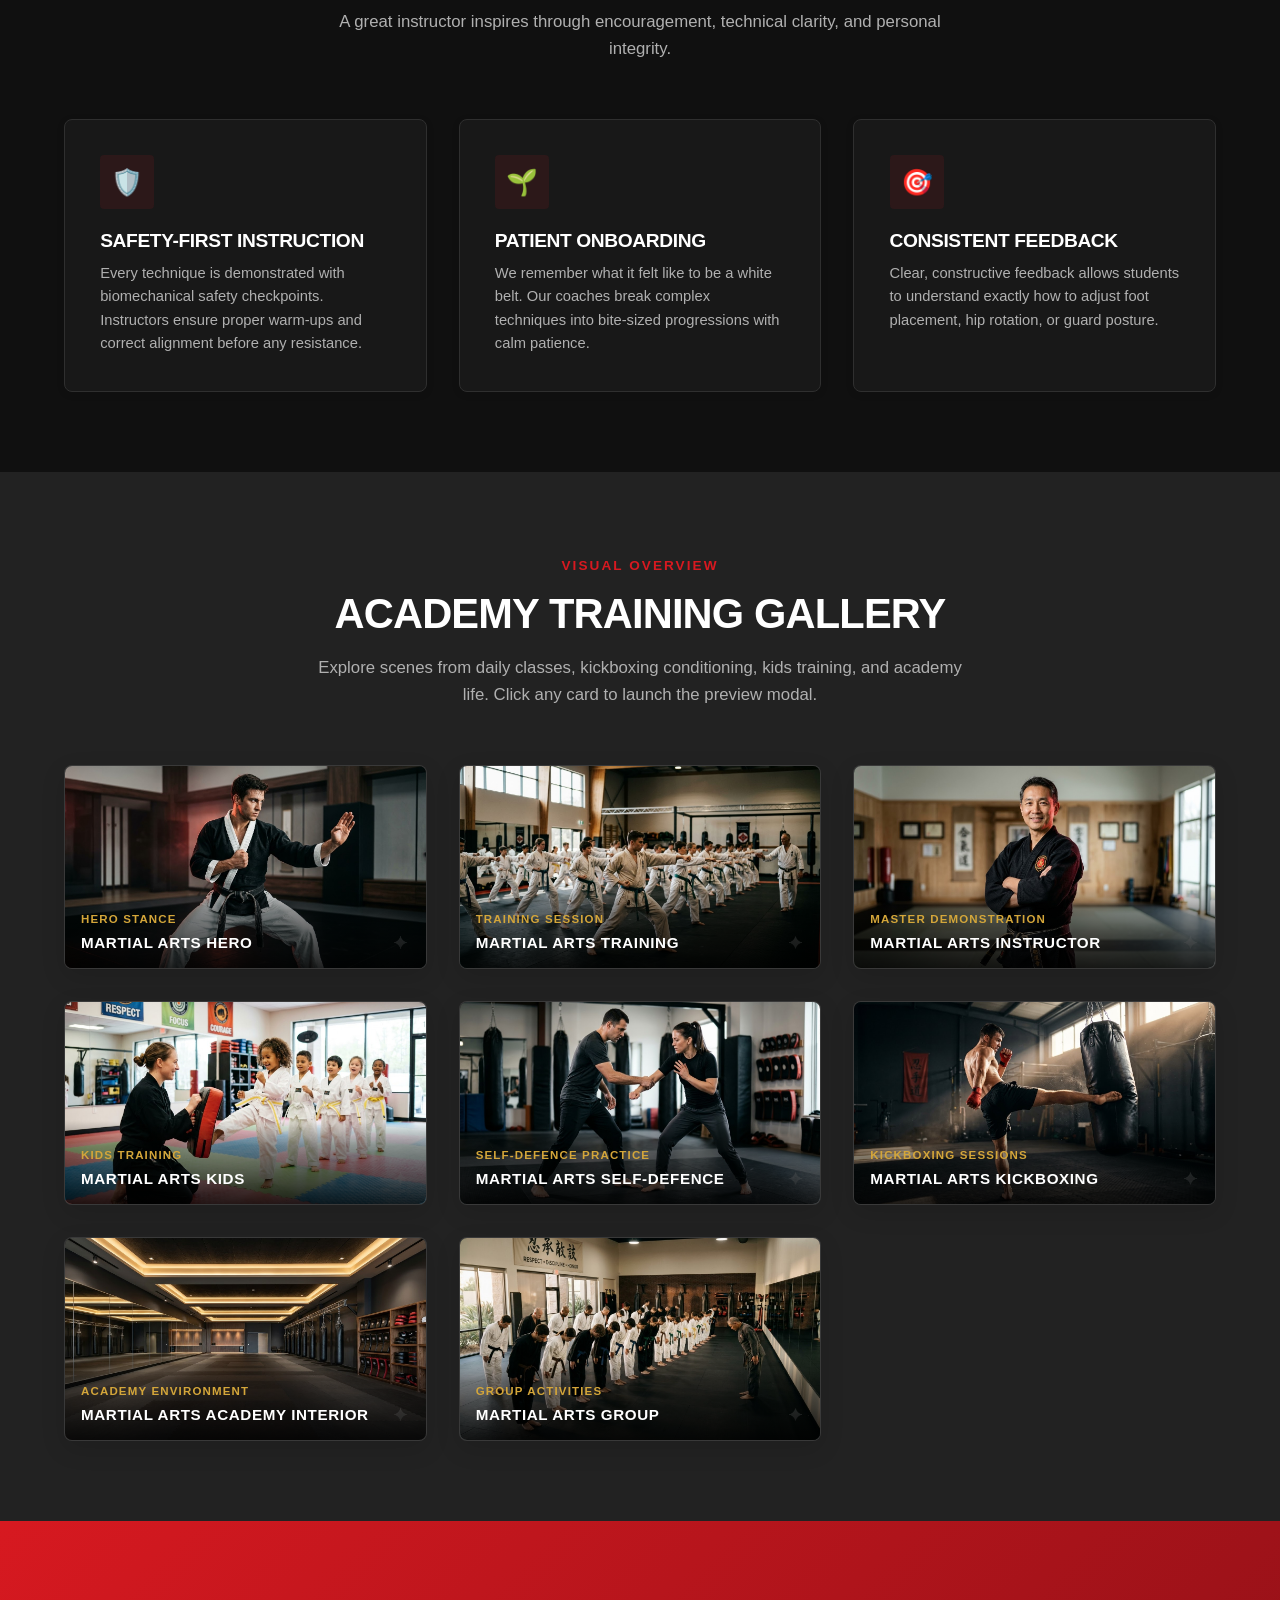
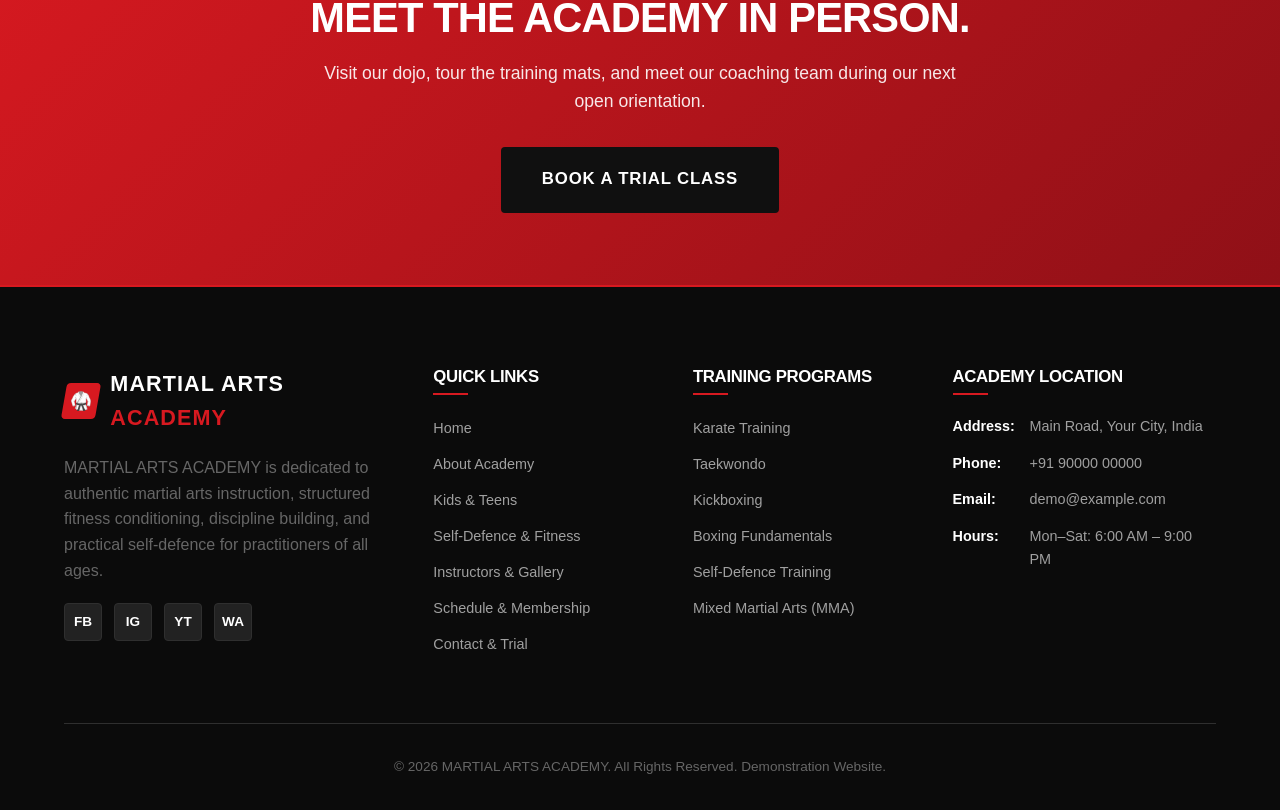
<file: instructors-gallery.html>
<!DOCTYPE html>
<html lang="en">
<head>
  <meta charset="UTF-8">
  <meta name="viewport" content="width=device-width, initial-scale=1.0">
  <title>Instructors &amp; Training Gallery | MARTIAL ARTS ACADEMY</title>
  <meta name="description" content="Meet our certified martial arts instructors and explore our training gallery showcasing kids classes, adult kickboxing, and dojo practice at MARTIAL ARTS ACADEMY.">
  <link rel="stylesheet" href="css/style.css">
</head>
<body>

  <!-- ==================== HEADER & NAVIGATION ==================== -->
  <header class="site-header">
    <div class="container nav-container">
      <a href="index.html" class="brand-logo" aria-label="MARTIAL ARTS ACADEMY Home">
        <span class="logo-mark"><span>🥋</span></span>
        <span>MARTIAL ARTS <span class="logo-accent">ACADEMY</span></span>
      </a>

      <nav class="nav-menu" id="nav-menu" aria-label="Primary Navigation">
        <a href="index.html" class="nav-link">Home</a>
        <a href="about.html" class="nav-link">About</a>
        <a href="programs.html" class="nav-link">Programs</a>
        <a href="kids-teens.html" class="nav-link">Kids &amp; Teens</a>
        <a href="self-defence-fitness.html" class="nav-link">Self-Defence &amp; Fitness</a>
        <a href="instructors-gallery.html" class="nav-link">Instructors</a>
        <a href="schedule-membership.html" class="nav-link">Schedule &amp; Fees</a>
        <a href="contact.html" class="nav-link">Contact</a>
      </nav>

      <div class="nav-actions">
        <a href="contact.html" class="btn btn-primary btn-sm">Free Trial Class</a>
        <button class="hamburger-btn" id="hamburger-btn" aria-label="Toggle navigation menu" aria-expanded="false">
          <span></span>
          <span></span>
          <span></span>
        </button>
      </div>
    </div>
  </header>

  <!-- ==================== PAGE BANNER ==================== -->
  <section class="page-banner">
    <div class="container">
      <h1>INSTRUCTORS &amp; TRAINING GALLERY</h1>
      <div class="breadcrumb">
        <a href="index.html">Home</a>
        <span class="separator">/</span>
        <span>Instructors &amp; Gallery</span>
      </div>
    </div>
  </section>

  <!-- ==================== INSTRUCTORS SECTION ==================== -->
  <section class="section section-light">
    <div class="container">
      <div class="section-header reveal">
        <span class="section-subtitle">Dedicated Mentors</span>
        <h2 class="section-title">MEET OUR INSTRUCTORS</h2>
        <p class="section-description">
          Our coaching staff combines technical discipline with patient, supportive mentorship. 
          <em>(Please note: All instructor profile details below represent realistic sample demonstration content.)</em>
        </p>
      </div>

      <div class="grid-3">
        <!-- Instructor 01 -->
        <div class="program-card reveal">
          <!-- 
            IMAGE PLACEHOLDER: martial-arts-instructor
          -->
          <div class="academy-image-card" style="height: 230px;">
            <img src="assets/images/martial-arts-instructor.jpg" alt="Professional martial arts instructor demonstrating a technique" loading="lazy">
            <div class="image-caption-overlay">
              <span class="image-caption-tag">Lead Instructor</span>
              <div class="image-caption-title">Instructor 01</div>
            </div>
          </div>
          <div class="program-card-body">
            <span class="program-card-badge">Head Coach &bull; Sample Profile</span>
            <h3 class="program-card-title">Instructor 01</h3>
            <p class="program-card-text">
              Specializing in traditional Karate and fundamental self-defence mechanics. Emphasizes classical kata execution, foundational balance, and student discipline.
            </p>
            <ul class="program-card-features">
              <li><strong>Specialization:</strong> Traditional Karate &amp; Self-Defence</li>
              <li><strong>Experience:</strong> 12+ Years Coaching (Sample Data)</li>
              <li><strong>Focus:</strong> Postural precision &amp; beginner development</li>
            </ul>
            <a href="contact.html" class="btn btn-outline-dark btn-sm">Train with Instructor 01</a>
          </div>
        </div>

        <!-- Instructor 02 -->
        <div class="program-card reveal">
          <!-- 
            IMAGE PLACEHOLDER: martial-arts-training
          -->
          <div class="academy-image-card" style="height: 230px;">
            <img src="assets/images/martial-arts-training.jpg" alt="Students practicing martial arts techniques under instructor supervision" loading="lazy">
            <div class="image-caption-overlay">
              <span class="image-caption-tag">Senior Coach</span>
              <div class="image-caption-title">Instructor 02</div>
            </div>
          </div>
          <div class="program-card-body">
            <span class="program-card-badge">Striking Coach &bull; Sample Profile</span>
            <h3 class="program-card-title">Instructor 02</h3>
            <p class="program-card-text">
              Leads our Taekwondo and dynamic kicking curriculum. Focuses on hip flexibility, rotational velocity, speed combinations, and youth athletic agility.
            </p>
            <ul class="program-card-features">
              <li><strong>Specialization:</strong> Taekwondo &amp; Youth Athletics</li>
              <li><strong>Experience:</strong> 9+ Years Coaching (Sample Data)</li>
              <li><strong>Focus:</strong> Speed, flexibility &amp; forms (poomsae)</li>
            </ul>
            <a href="contact.html" class="btn btn-outline-dark btn-sm">Train with Instructor 02</a>
          </div>
        </div>

        <!-- Instructor 03 -->
        <div class="program-card reveal">
          <!-- 
            IMAGE PLACEHOLDER: martial-arts-kickboxing
          -->
          <div class="academy-image-card" style="height: 230px;">
            <img src="assets/images/martial-arts-kickboxing.jpg" alt="Athlete practicing kickboxing or striking techniques with training equipment" loading="lazy">
            <div class="image-caption-overlay">
              <span class="image-caption-tag">Conditioning Coach</span>
              <div class="image-caption-title">Instructor 03</div>
            </div>
          </div>
          <div class="program-card-body">
            <span class="program-card-badge">Fitness Coach &bull; Sample Profile</span>
            <h3 class="program-card-title">Instructor 03</h3>
            <p class="program-card-text">
              Directs our adult Kickboxing, Boxing fundamentals, and high-intensity fitness conditioning. Dedicated to high-calorie pad workouts and safe technical punching.
            </p>
            <ul class="program-card-features">
              <li><strong>Specialization:</strong> Kickboxing, Boxing &amp; HIIT</li>
              <li><strong>Experience:</strong> 8+ Years Coaching (Sample Data)</li>
              <li><strong>Focus:</strong> Stamina, pad combinations &amp; power</li>
            </ul>
            <a href="contact.html" class="btn btn-outline-dark btn-sm">Train with Instructor 03</a>
          </div>
        </div>
      </div>
    </div>
  </section>

  <!-- ==================== COACHING PHILOSOPHY ==================== -->
  <section class="section section-dark">
    <div class="container">
      <div class="section-header reveal">
        <span class="section-subtitle">Teaching Ethos</span>
        <h2 class="section-title">OUR COACHING PHILOSOPHY</h2>
        <p class="section-description">
          A great instructor inspires through encouragement, technical clarity, and personal integrity.
        </p>
      </div>

      <div class="grid-3">
        <div class="feature-box reveal">
          <div class="feature-icon-wrapper">🛡️</div>
          <h3 class="feature-title">Safety-First Instruction</h3>
          <p class="feature-desc">Every technique is demonstrated with biomechanical safety checkpoints. Instructors ensure proper warm-ups and correct alignment before any resistance.</p>
        </div>

        <div class="feature-box reveal">
          <div class="feature-icon-wrapper">🌱</div>
          <h3 class="feature-title">Patient Onboarding</h3>
          <p class="feature-desc">We remember what it felt like to be a white belt. Our coaches break complex techniques into bite-sized progressions with calm patience.</p>
        </div>

        <div class="feature-box reveal">
          <div class="feature-icon-wrapper">🎯</div>
          <h3 class="feature-title">Consistent Feedback</h3>
          <p class="feature-desc">Clear, constructive feedback allows students to understand exactly how to adjust foot placement, hip rotation, or guard posture.</p>
        </div>
      </div>
    </div>
  </section>

  <!-- ==================== ACADEMY GALLERY SECTION ==================== -->
  <section class="section section-charcoal">
    <div class="container">
      <div class="section-header reveal">
        <span class="section-subtitle">Visual Overview</span>
        <h2 class="section-title">ACADEMY TRAINING GALLERY</h2>
        <p class="section-description">
          Explore scenes from daily classes, kickboxing conditioning, kids training, and academy life. Click any card to launch the preview modal.
        </p>
      </div>

      <div class="grid-3">
        <!-- Gallery 1: Hero Stance -->
        <div class="reveal" style="cursor: pointer;" data-gallery-item data-placeholder="martial-arts-hero" data-img="assets/images/martial-arts-hero.jpg" data-title="Martial Arts Hero Stance" data-desc="Professional martial arts athlete demonstrating a powerful martial arts stance inside a modern training academy.">
          <!-- IMAGE PLACEHOLDER: martial-arts-hero -->
          <div class="academy-image-card aspect-16-9">
            <img src="assets/images/martial-arts-hero.jpg" alt="Professional martial arts athlete demonstrating a powerful martial arts stance" loading="lazy">
            <div class="image-caption-overlay">
              <span class="image-caption-tag">Hero Stance</span>
              <div class="image-caption-title">Martial Arts Hero</div>
            </div>
          </div>
        </div>

        <!-- Gallery 2: Training Session -->
        <div class="reveal" style="cursor: pointer;" data-gallery-item data-placeholder="martial-arts-training" data-img="assets/images/martial-arts-training.jpg" data-title="Technical Belt Training" data-desc="Students practicing martial arts techniques under instructor supervision.">
          <!-- IMAGE PLACEHOLDER: martial-arts-training -->
          <div class="academy-image-card aspect-16-9">
            <img src="assets/images/martial-arts-training.jpg" alt="Students practicing martial arts techniques under instructor supervision" loading="lazy">
            <div class="image-caption-overlay">
              <span class="image-caption-tag">Training Session</span>
              <div class="image-caption-title">Martial Arts Training</div>
            </div>
          </div>
        </div>

        <!-- Gallery 3: Instructor Demo -->
        <div class="reveal" style="cursor: pointer;" data-gallery-item data-placeholder="martial-arts-instructor" data-img="assets/images/martial-arts-instructor.jpg" data-title="Instructor Technical Guidance" data-desc="Professional martial arts instructor demonstrating a technique.">
          <!-- IMAGE PLACEHOLDER: martial-arts-instructor -->
          <div class="academy-image-card aspect-16-9">
            <img src="assets/images/martial-arts-instructor.jpg" alt="Professional martial arts instructor demonstrating a technique" loading="lazy">
            <div class="image-caption-overlay">
              <span class="image-caption-tag">Master Demonstration</span>
              <div class="image-caption-title">Martial Arts Instructor</div>
            </div>
          </div>
        </div>

        <!-- Gallery 4: Kids Program -->
        <div class="reveal" style="cursor: pointer;" data-gallery-item data-placeholder="martial-arts-kids" data-img="assets/images/martial-arts-kids.jpg" data-title="Youth Development Drills" data-desc="Children participating in a supervised martial arts training session.">
          <!-- IMAGE PLACEHOLDER: martial-arts-kids -->
          <div class="academy-image-card aspect-16-9">
            <img src="assets/images/martial-arts-kids.jpg" alt="Children participating in a supervised martial arts training session" loading="lazy">
            <div class="image-caption-overlay">
              <span class="image-caption-tag">Kids Training</span>
              <div class="image-caption-title">Martial Arts Kids</div>
            </div>
          </div>
        </div>

        <!-- Gallery 5: Self-Defence -->
        <div class="reveal" style="cursor: pointer;" data-gallery-item data-placeholder="martial-arts-self-defence" data-img="assets/images/martial-arts-self-defence.jpg" data-title="Controlled Self-Defence" data-desc="Students practicing controlled self-defence techniques.">
          <!-- IMAGE PLACEHOLDER: martial-arts-self-defence -->
          <div class="academy-image-card aspect-16-9">
            <img src="assets/images/martial-arts-self-defence.jpg" alt="Students practicing controlled self-defence techniques" loading="lazy">
            <div class="image-caption-overlay">
              <span class="image-caption-tag">Self-Defence Practice</span>
              <div class="image-caption-title">Martial Arts Self-Defence</div>
            </div>
          </div>
        </div>

        <!-- Gallery 6: Kickboxing -->
        <div class="reveal" style="cursor: pointer;" data-gallery-item data-placeholder="martial-arts-kickboxing" data-img="assets/images/martial-arts-kickboxing.jpg" data-title="Kickboxing Heavy Bag &amp; Pads" data-desc="Athlete practicing kickboxing or striking techniques with training equipment.">
          <!-- IMAGE PLACEHOLDER: martial-arts-kickboxing -->
          <div class="academy-image-card aspect-16-9">
            <img src="assets/images/martial-arts-kickboxing.jpg" alt="Athlete practicing kickboxing or striking techniques with training equipment" loading="lazy">
            <div class="image-caption-overlay">
              <span class="image-caption-tag">Kickboxing Sessions</span>
              <div class="image-caption-title">Martial Arts Kickboxing</div>
            </div>
          </div>
        </div>

        <!-- Gallery 7: Academy Interior -->
        <div class="reveal" style="cursor: pointer;" data-gallery-item data-placeholder="martial-arts-academy-interior" data-img="assets/images/martial-arts-academy-interior.jpg" data-title="Sanitized Training Hall" data-desc="Clean, professional martial arts training hall with mats and training equipment.">
          <!-- IMAGE PLACEHOLDER: martial-arts-academy-interior -->
          <div class="academy-image-card aspect-16-9">
            <img src="assets/images/martial-arts-academy-interior.jpg" alt="Clean, professional martial arts training hall with mats and training equipment" loading="lazy">
            <div class="image-caption-overlay">
              <span class="image-caption-tag">Academy Environment</span>
              <div class="image-caption-title">Martial Arts Academy Interior</div>
            </div>
          </div>
        </div>

        <!-- Gallery 8: Group Session -->
        <div class="reveal" style="cursor: pointer;" data-gallery-item data-placeholder="martial-arts-group" data-img="assets/images/martial-arts-group.jpg" data-title="Academy Group Community" data-desc="Group of martial arts students participating in a training session or academy event.">
          <!-- IMAGE PLACEHOLDER: martial-arts-group -->
          <div class="academy-image-card aspect-16-9">
            <img src="assets/images/martial-arts-group.jpg" alt="Group of martial arts students participating in a training session or academy event" loading="lazy">
            <div class="image-caption-overlay">
              <span class="image-caption-tag">Group Activities</span>
              <div class="image-caption-title">Martial Arts Group</div>
            </div>
          </div>
        </div>
      </div>
    </div>
  </section>

  <!-- ==================== LIGHTBOX MODAL ==================== -->
  <div class="lightbox-modal" id="gallery-lightbox" role="dialog" aria-modal="true" aria-label="Image Preview">
    <div class="lightbox-content">
      <button class="lightbox-close" id="lightbox-close" aria-label="Close preview">&times;</button>
      <div id="lightbox-placeholder-container"></div>
      <h3 id="lightbox-title" style="margin-top: 1.25rem; color: #FFF;"></h3>
      <p id="lightbox-desc" style="color: #AAA; font-size: 0.95rem;"></p>
    </div>
  </div>

  <!-- ==================== CTA BANNER ==================== -->
  <section class="cta-banner">
    <div class="container reveal">
      <h2>MEET THE ACADEMY IN PERSON.</h2>
      <p>
        Visit our dojo, tour the training mats, and meet our coaching team during our next open orientation.
      </p>
      <a href="contact.html" class="btn btn-lg">Book a Trial Class</a>
    </div>
  </section>

  <!-- ==================== FOOTER ==================== -->
  <footer class="site-footer">
    <div class="container">
      <div class="footer-grid">
        <div class="footer-col">
          <div class="brand-logo" style="margin-bottom: 1.2rem;">
            <span class="logo-mark"><span>🥋</span></span>
            <span>MARTIAL ARTS <span class="logo-accent">ACADEMY</span></span>
          </div>
          <p>
            MARTIAL ARTS ACADEMY is dedicated to authentic martial arts instruction, structured fitness conditioning, discipline building, and practical self-defence for practitioners of all ages.
          </p>
          <div class="social-links">
            <a href="#" class="social-btn" aria-label="Facebook">FB</a>
            <a href="#" class="social-btn" aria-label="Instagram">IG</a>
            <a href="#" class="social-btn" aria-label="YouTube">YT</a>
            <a href="#" class="social-btn" aria-label="WhatsApp">WA</a>
          </div>
        </div>

        <div class="footer-col">
          <h4>Quick Links</h4>
          <ul class="footer-links">
            <li><a href="index.html">Home</a></li>
            <li><a href="about.html">About Academy</a></li>
            <li><a href="kids-teens.html">Kids &amp; Teens</a></li>
            <li><a href="self-defence-fitness.html">Self-Defence &amp; Fitness</a></li>
            <li><a href="instructors-gallery.html">Instructors &amp; Gallery</a></li>
            <li><a href="schedule-membership.html">Schedule &amp; Membership</a></li>
            <li><a href="contact.html">Contact &amp; Trial</a></li>
          </ul>
        </div>

        <div class="footer-col">
          <h4>Training Programs</h4>
          <ul class="footer-links">
            <li><a href="programs.html#karate">Karate Training</a></li>
            <li><a href="programs.html#taekwondo">Taekwondo</a></li>
            <li><a href="programs.html#kickboxing">Kickboxing</a></li>
            <li><a href="programs.html#boxing">Boxing Fundamentals</a></li>
            <li><a href="programs.html#self-defence">Self-Defence Training</a></li>
            <li><a href="programs.html#mma">Mixed Martial Arts (MMA)</a></li>
          </ul>
        </div>

        <div class="footer-col">
          <h4>Academy Location</h4>
          <div class="footer-contact-item">
            <strong>Address:</strong>
            <span>Main Road, Your City, India</span>
          </div>
          <div class="footer-contact-item">
            <strong>Phone:</strong>
            <span>+91 90000 00000</span>
          </div>
          <div class="footer-contact-item">
            <strong>Email:</strong>
            <span>demo@example.com</span>
          </div>
          <div class="footer-contact-item">
            <strong>Hours:</strong>
            <span>Mon–Sat: 6:00 AM – 9:00 PM</span>
          </div>
        </div>
      </div>

      <div class="footer-bottom">
        <p>&copy; <span id="current-year">2026</span> MARTIAL ARTS ACADEMY. All Rights Reserved. Demonstration Website.</p>
      </div>
    </div>
  </footer>

  <button class="scroll-top-btn" id="scroll-top-btn" aria-label="Scroll to top of page">&#8593;</button>
  <script src="js/script.js"></script>
</body>
</html>
</file>
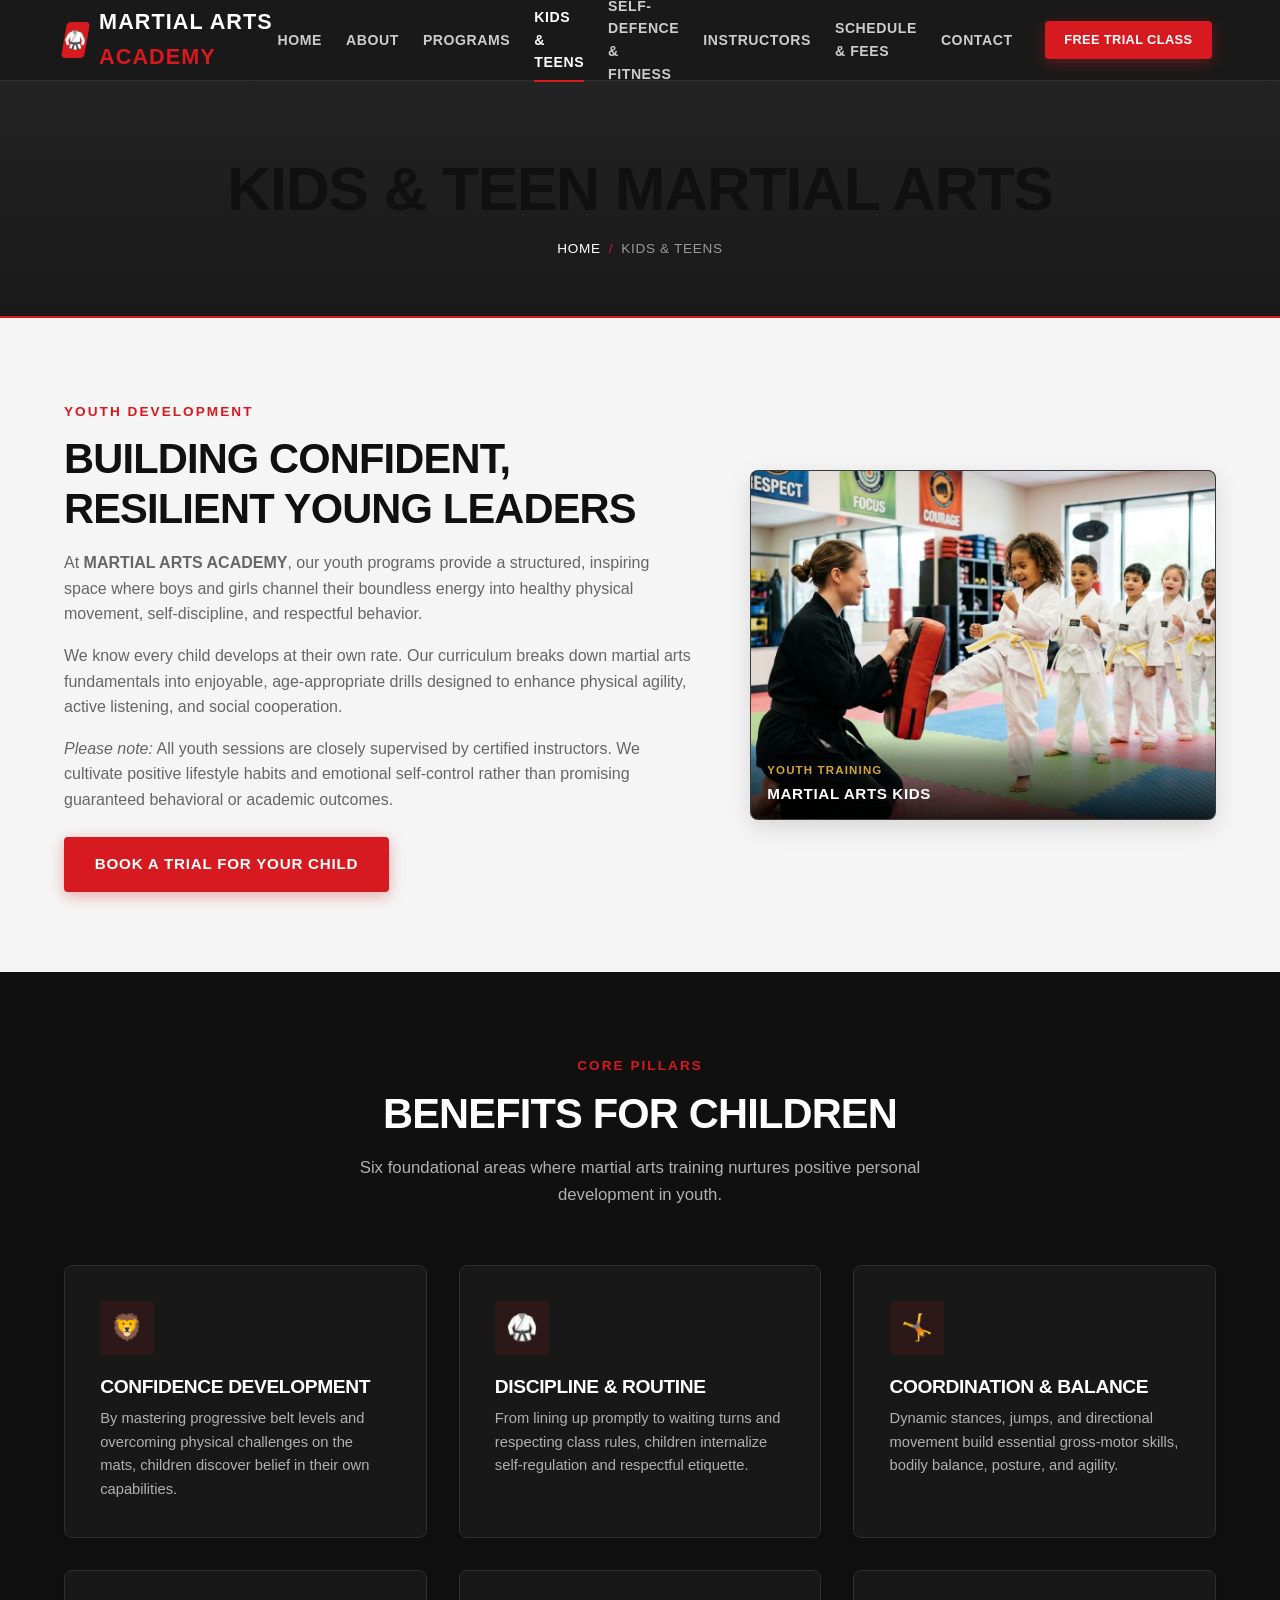
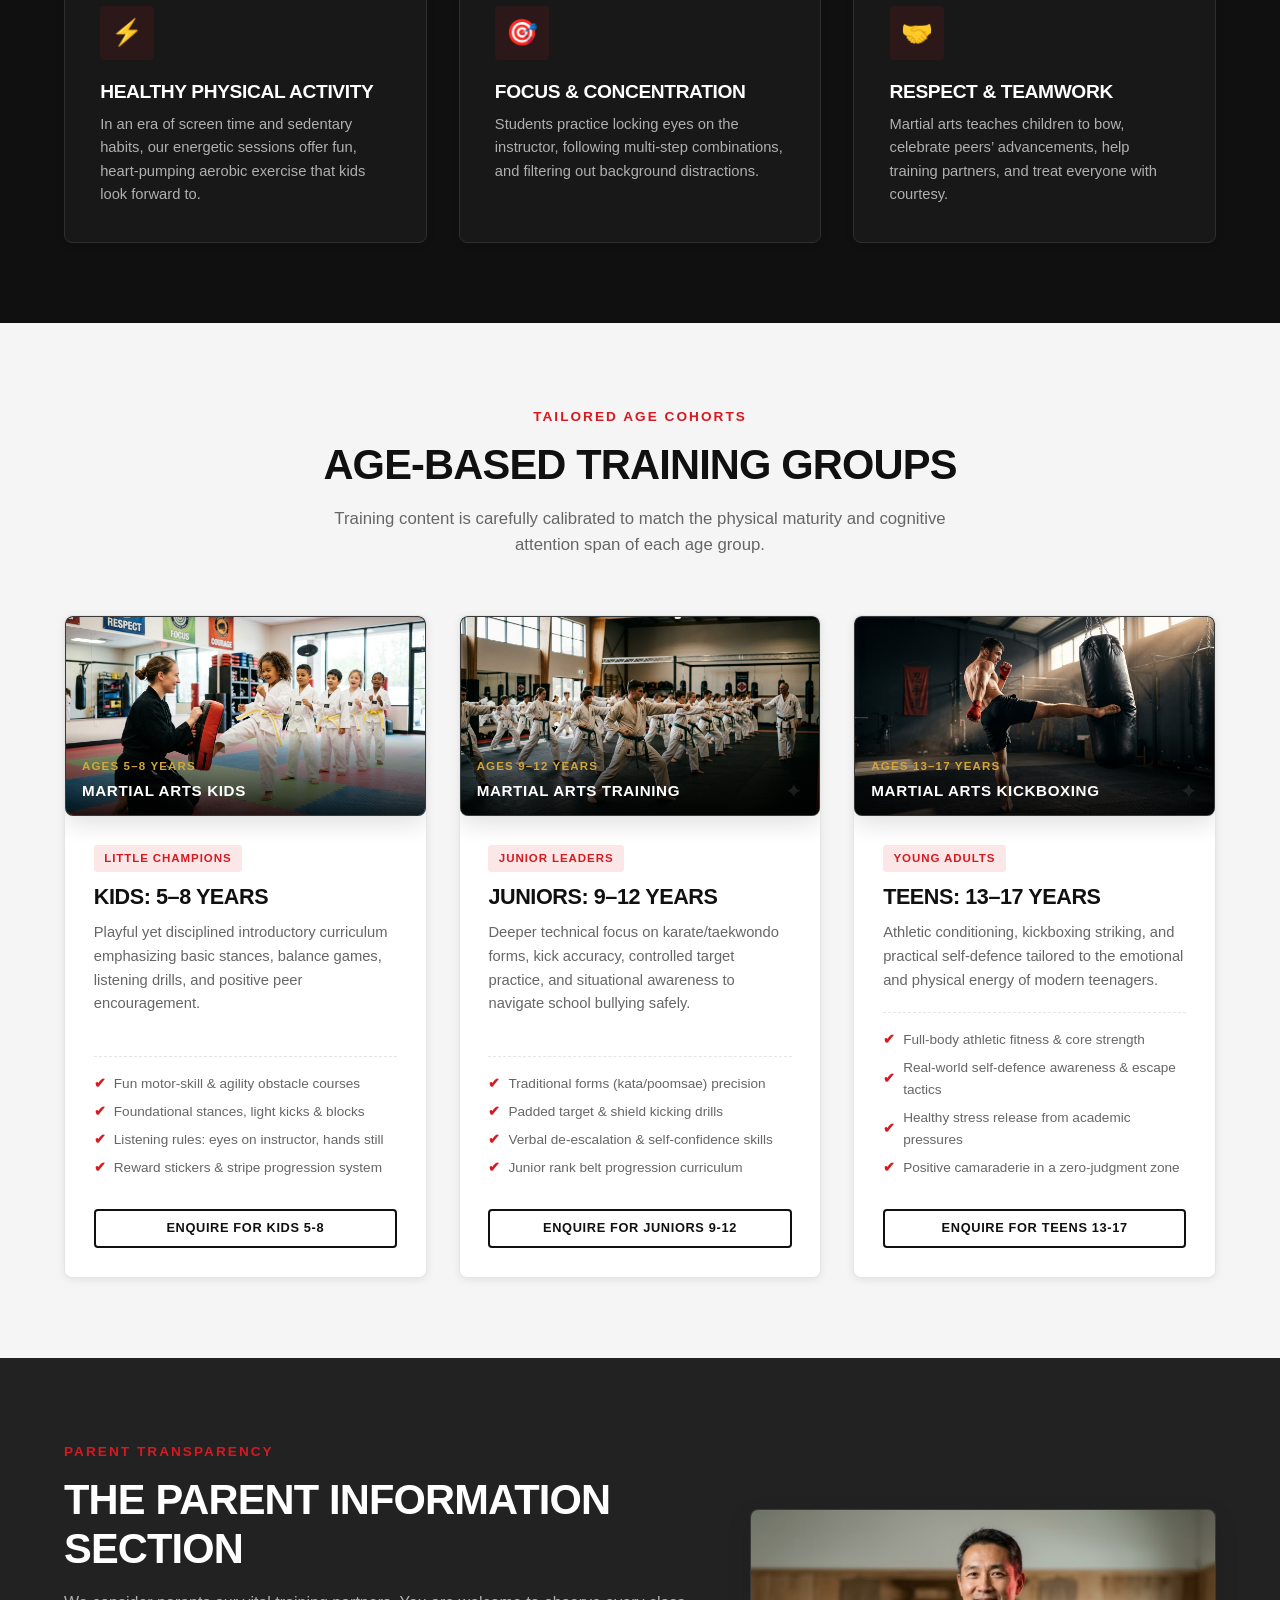
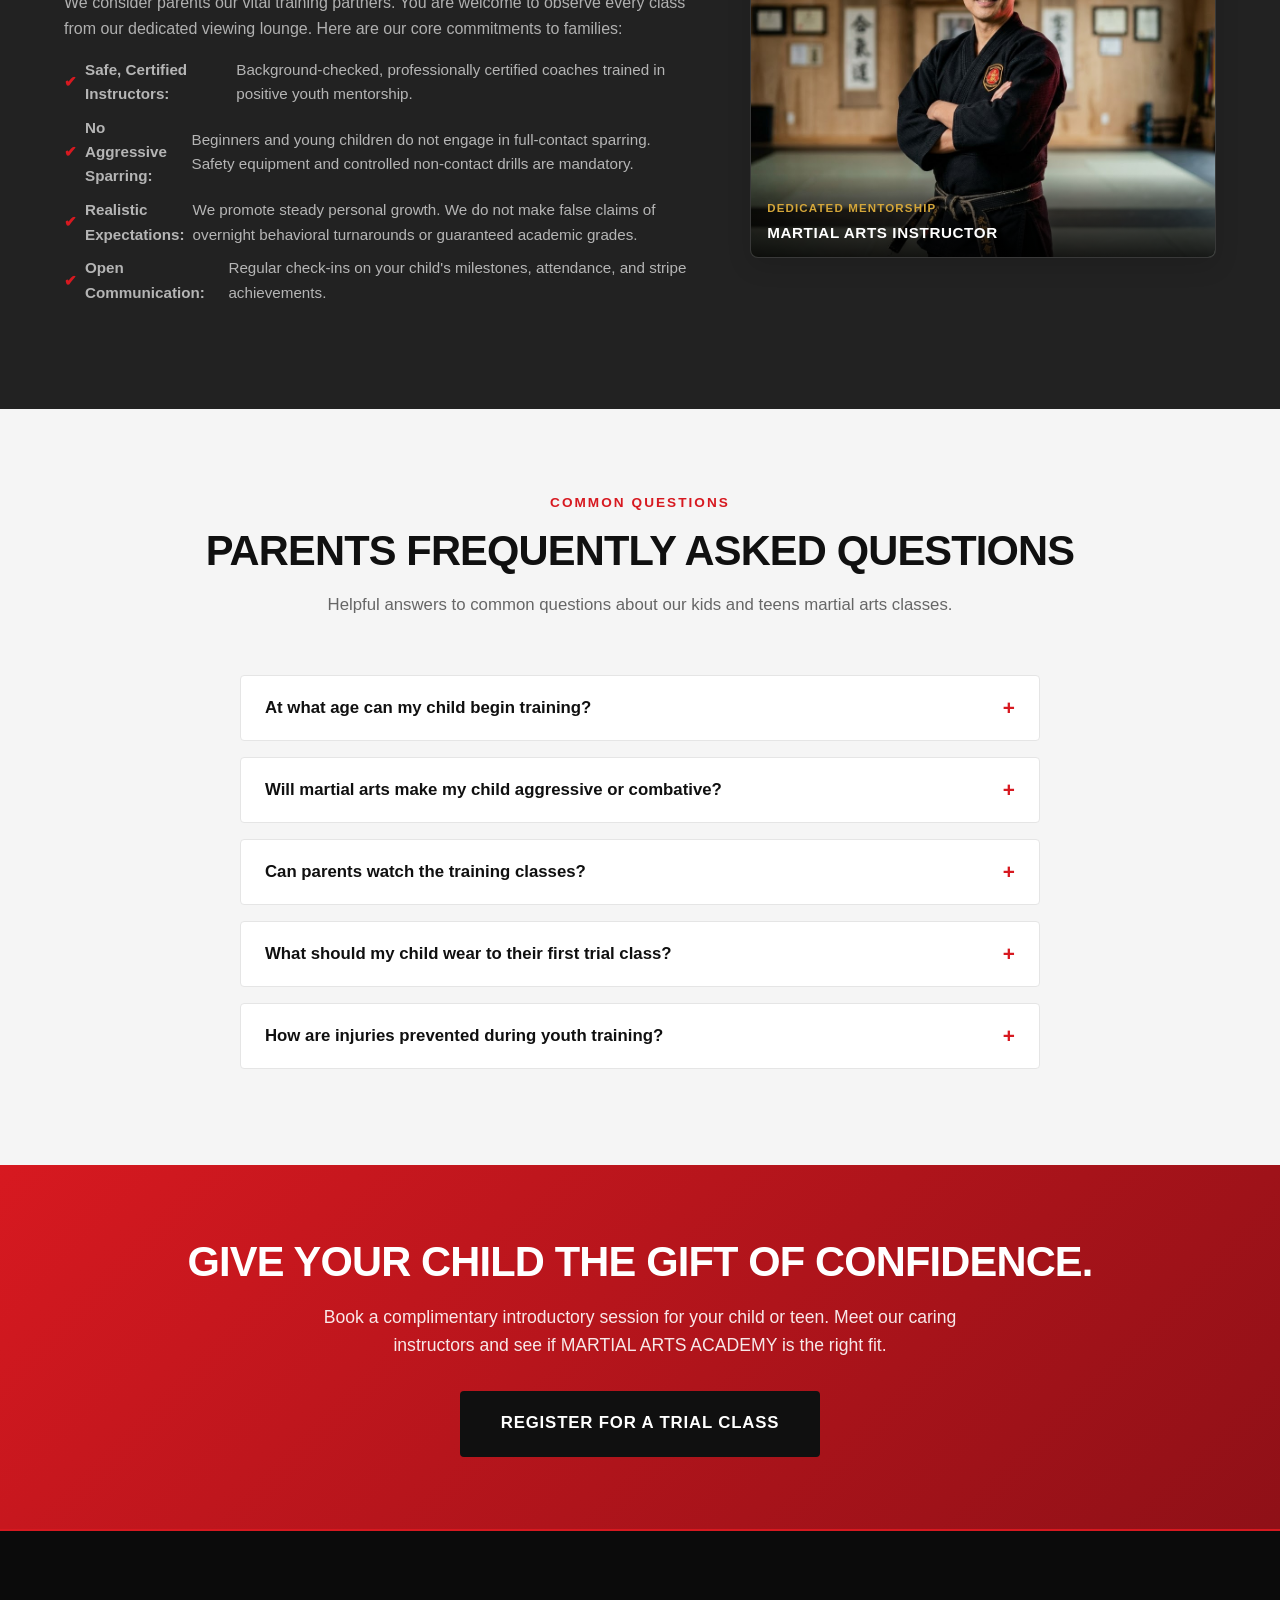
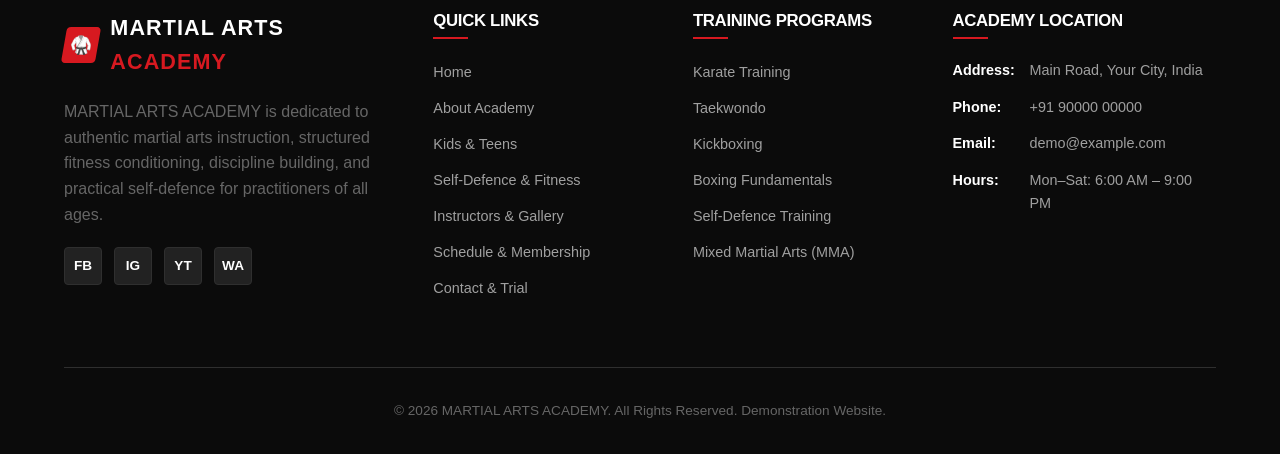
<file: kids-teens.html>
<!DOCTYPE html>
<html lang="en">
<head>
  <meta charset="UTF-8">
  <meta name="viewport" content="width=device-width, initial-scale=1.0">
  <title>Kids &amp; Teens Martial Arts | MARTIAL ARTS ACADEMY</title>
  <meta name="description" content="Supervised martial arts programs for children (5-8 yrs), juniors (9-12 yrs), and teens (13-17 yrs) at MARTIAL ARTS ACADEMY. Discipline, confidence, and safe training.">
  <link rel="stylesheet" href="css/style.css">
</head>
<body>

  <!-- ==================== HEADER & NAVIGATION ==================== -->
  <header class="site-header">
    <div class="container nav-container">
      <a href="index.html" class="brand-logo" aria-label="MARTIAL ARTS ACADEMY Home">
        <span class="logo-mark"><span>🥋</span></span>
        <span>MARTIAL ARTS <span class="logo-accent">ACADEMY</span></span>
      </a>

      <nav class="nav-menu" id="nav-menu" aria-label="Primary Navigation">
        <a href="index.html" class="nav-link">Home</a>
        <a href="about.html" class="nav-link">About</a>
        <a href="programs.html" class="nav-link">Programs</a>
        <a href="kids-teens.html" class="nav-link">Kids &amp; Teens</a>
        <a href="self-defence-fitness.html" class="nav-link">Self-Defence &amp; Fitness</a>
        <a href="instructors-gallery.html" class="nav-link">Instructors</a>
        <a href="schedule-membership.html" class="nav-link">Schedule &amp; Fees</a>
        <a href="contact.html" class="nav-link">Contact</a>
      </nav>

      <div class="nav-actions">
        <a href="contact.html" class="btn btn-primary btn-sm">Free Trial Class</a>
        <button class="hamburger-btn" id="hamburger-btn" aria-label="Toggle navigation menu" aria-expanded="false">
          <span></span>
          <span></span>
          <span></span>
        </button>
      </div>
    </div>
  </header>

  <!-- ==================== PAGE BANNER ==================== -->
  <section class="page-banner">
    <div class="container">
      <h1>KIDS &amp; TEEN MARTIAL ARTS</h1>
      <div class="breadcrumb">
        <a href="index.html">Home</a>
        <span class="separator">/</span>
        <span>Kids &amp; Teens</span>
      </div>
    </div>
  </section>

  <!-- ==================== HERO OVERVIEW ==================== -->
  <section class="section section-light">
    <div class="container">
      <div class="hero-grid" style="align-items: center;">
        <div class="reveal">
          <span class="section-subtitle">Youth Development</span>
          <h2 class="section-title">BUILDING CONFIDENT, RESILIENT YOUNG LEADERS</h2>
          <p>
            At <strong>MARTIAL ARTS ACADEMY</strong>, our youth programs provide a structured, inspiring space where boys and girls channel their boundless energy into healthy physical movement, self-discipline, and respectful behavior.
          </p>
          <p>
            We know every child develops at their own rate. Our curriculum breaks down martial arts fundamentals into enjoyable, age-appropriate drills designed to enhance physical agility, active listening, and social cooperation.
          </p>
          <p>
            <em>Please note:</em> All youth sessions are closely supervised by certified instructors. We cultivate positive lifestyle habits and emotional self-control rather than promising guaranteed behavioral or academic outcomes.
          </p>
          <div style="margin-top: 1.5rem;">
            <a href="contact.html" class="btn btn-primary">Book a Trial for Your Child</a>
          </div>
        </div>

        <div class="reveal">
          <!-- 
            IMAGE PLACEHOLDER: martial-arts-kids
            Approved Description: Children participating in a supervised martial arts training session.
          -->
          <div class="academy-image-card aspect-4-3">
            <img src="assets/images/martial-arts-kids.jpg" alt="Children participating in a supervised martial arts training session" loading="eager">
            <div class="image-caption-overlay">
              <span class="image-caption-tag">Youth Training</span>
              <div class="image-caption-title">Martial Arts Kids</div>
            </div>
          </div>
        </div>
      </div>
    </div>
  </section>

  <!-- ==================== BENEFITS FOR CHILDREN ==================== -->
  <section class="section section-dark">
    <div class="container">
      <div class="section-header reveal">
        <span class="section-subtitle">Core Pillars</span>
        <h2 class="section-title">BENEFITS FOR CHILDREN</h2>
        <p class="section-description">
          Six foundational areas where martial arts training nurtures positive personal development in youth.
        </p>
      </div>

      <div class="grid-3">
        <div class="feature-box reveal">
          <div class="feature-icon-wrapper">🦁</div>
          <h3 class="feature-title">Confidence Development</h3>
          <p class="feature-desc">By mastering progressive belt levels and overcoming physical challenges on the mats, children discover belief in their own capabilities.</p>
        </div>

        <div class="feature-box reveal">
          <div class="feature-icon-wrapper">🥋</div>
          <h3 class="feature-title">Discipline &amp; Routine</h3>
          <p class="feature-desc">From lining up promptly to waiting turns and respecting class rules, children internalize self-regulation and respectful etiquette.</p>
        </div>

        <div class="feature-box reveal">
          <div class="feature-icon-wrapper">🤸</div>
          <h3 class="feature-title">Coordination &amp; Balance</h3>
          <p class="feature-desc">Dynamic stances, jumps, and directional movement build essential gross-motor skills, bodily balance, posture, and agility.</p>
        </div>

        <div class="feature-box reveal">
          <div class="feature-icon-wrapper">⚡</div>
          <h3 class="feature-title">Healthy Physical Activity</h3>
          <p class="feature-desc">In an era of screen time and sedentary habits, our energetic sessions offer fun, heart-pumping aerobic exercise that kids look forward to.</p>
        </div>

        <div class="feature-box reveal">
          <div class="feature-icon-wrapper">🎯</div>
          <h3 class="feature-title">Focus &amp; Concentration</h3>
          <p class="feature-desc">Students practice locking eyes on the instructor, following multi-step combinations, and filtering out background distractions.</p>
        </div>

        <div class="feature-box reveal">
          <div class="feature-icon-wrapper">🤝</div>
          <h3 class="feature-title">Respect &amp; Teamwork</h3>
          <p class="feature-desc">Martial arts teaches children to bow, celebrate peers’ advancements, help training partners, and treat everyone with courtesy.</p>
        </div>
      </div>
    </div>
  </section>

  <!-- ==================== AGE-BASED TRAINING GROUPS ==================== -->
  <section class="section section-light" id="kids">
    <div class="container">
      <div class="section-header reveal">
        <span class="section-subtitle">Tailored Age Cohorts</span>
        <h2 class="section-title">AGE-BASED TRAINING GROUPS</h2>
        <p class="section-description">
          Training content is carefully calibrated to match the physical maturity and cognitive attention span of each age group.
        </p>
      </div>

      <div class="grid-3">
        <!-- Group 1: Kids 5-8 -->
        <div class="program-card reveal">
          <!-- 
            IMAGE PLACEHOLDER: martial-arts-kids
          -->
          <div class="academy-image-card" style="height: 200px;">
            <img src="assets/images/martial-arts-kids.jpg" alt="Children participating in a supervised martial arts training session" loading="lazy">
            <div class="image-caption-overlay">
              <span class="image-caption-tag">Ages 5–8 Years</span>
              <div class="image-caption-title">Martial Arts Kids</div>
            </div>
          </div>
          <div class="program-card-body">
            <span class="program-card-badge">Little Champions</span>
            <h3 class="program-card-title">Kids: 5–8 Years</h3>
            <p class="program-card-text">
              Playful yet disciplined introductory curriculum emphasizing basic stances, balance games, listening drills, and positive peer encouragement.
            </p>
            <ul class="program-card-features">
              <li>Fun motor-skill &amp; agility obstacle courses</li>
              <li>Foundational stances, light kicks &amp; blocks</li>
              <li>Listening rules: eyes on instructor, hands still</li>
              <li>Reward stickers &amp; stripe progression system</li>
            </ul>
            <a href="contact.html?age=kids58" class="btn btn-outline-dark btn-sm">Enquire for Kids 5-8</a>
          </div>
        </div>

        <!-- Group 2: Juniors 9-12 -->
        <div class="program-card reveal">
          <!-- 
            IMAGE PLACEHOLDER: martial-arts-training
          -->
          <div class="academy-image-card" style="height: 200px;">
            <img src="assets/images/martial-arts-training.jpg" alt="Students practicing martial arts techniques under instructor supervision" loading="lazy">
            <div class="image-caption-overlay">
              <span class="image-caption-tag">Ages 9–12 Years</span>
              <div class="image-caption-title">Martial Arts Training</div>
            </div>
          </div>
          <div class="program-card-body">
            <span class="program-card-badge">Junior Leaders</span>
            <h3 class="program-card-title">Juniors: 9–12 Years</h3>
            <p class="program-card-text">
              Deeper technical focus on karate/taekwondo forms, kick accuracy, controlled target practice, and situational awareness to navigate school bullying safely.
            </p>
            <ul class="program-card-features">
              <li>Traditional forms (kata/poomsae) precision</li>
              <li>Padded target &amp; shield kicking drills</li>
              <li>Verbal de-escalation &amp; self-confidence skills</li>
              <li>Junior rank belt progression curriculum</li>
            </ul>
            <a href="contact.html?age=juniors912" class="btn btn-outline-dark btn-sm">Enquire for Juniors 9-12</a>
          </div>
        </div>

        <!-- Group 3: Teens 13-17 -->
        <div class="program-card reveal" id="teens">
          <!-- 
            IMAGE PLACEHOLDER: martial-arts-kickboxing
          -->
          <div class="academy-image-card" style="height: 200px;">
            <img src="assets/images/martial-arts-kickboxing.jpg" alt="Athlete practicing kickboxing or striking techniques with training equipment" loading="lazy">
            <div class="image-caption-overlay">
              <span class="image-caption-tag">Ages 13–17 Years</span>
              <div class="image-caption-title">Martial Arts Kickboxing</div>
            </div>
          </div>
          <div class="program-card-body">
            <span class="program-card-badge">Young Adults</span>
            <h3 class="program-card-title">Teens: 13–17 Years</h3>
            <p class="program-card-text">
              Athletic conditioning, kickboxing striking, and practical self-defence tailored to the emotional and physical energy of modern teenagers.
            </p>
            <ul class="program-card-features">
              <li>Full-body athletic fitness &amp; core strength</li>
              <li>Real-world self-defence awareness &amp; escape tactics</li>
              <li>Healthy stress release from academic pressures</li>
              <li>Positive camaraderie in a zero-judgment zone</li>
            </ul>
            <a href="contact.html?age=teens1317" class="btn btn-outline-dark btn-sm">Enquire for Teens 13-17</a>
          </div>
        </div>
      </div>
    </div>
  </section>

  <!-- ==================== CLASS ENVIRONMENT & PARENT INFO ==================== -->
  <section class="section section-charcoal">
    <div class="container">
      <div class="hero-grid" style="align-items: center;">
        <div class="reveal">
          <span class="section-subtitle">Parent Transparency</span>
          <h2 class="section-title">THE PARENT INFORMATION SECTION</h2>
          <p>
            We consider parents our vital training partners. You are welcome to observe every class from our dedicated viewing lounge. Here are our core commitments to families:
          </p>
          <ul class="program-card-features" style="border: none; padding: 0;">
            <li style="margin-bottom: 0.6rem; font-size: 0.95rem;"><strong>Safe, Certified Instructors:</strong> Background-checked, professionally certified coaches trained in positive youth mentorship.</li>
            <li style="margin-bottom: 0.6rem; font-size: 0.95rem;"><strong>No Aggressive Sparring:</strong> Beginners and young children do not engage in full-contact sparring. Safety equipment and controlled non-contact drills are mandatory.</li>
            <li style="margin-bottom: 0.6rem; font-size: 0.95rem;"><strong>Realistic Expectations:</strong> We promote steady personal growth. We do not make false claims of overnight behavioral turnarounds or guaranteed academic grades.</li>
            <li style="margin-bottom: 0.6rem; font-size: 0.95rem;"><strong>Open Communication:</strong> Regular check-ins on your child's milestones, attendance, and stripe achievements.</li>
          </ul>
        </div>

        <div class="reveal">
          <!-- 
            IMAGE PLACEHOLDER: martial-arts-instructor
            Approved Description: Professional martial arts instructor demonstrating a technique.
          -->
          <div class="academy-image-card aspect-4-3">
            <img src="assets/images/martial-arts-instructor.jpg" alt="Professional martial arts instructor demonstrating a technique" loading="lazy">
            <div class="image-caption-overlay">
              <span class="image-caption-tag">Dedicated Mentorship</span>
              <div class="image-caption-title">Martial Arts Instructor</div>
            </div>
          </div>
        </div>
      </div>
    </div>
  </section>

  <!-- ==================== FREQUENTLY ASKED QUESTIONS ==================== -->
  <section class="section section-light">
    <div class="container">
      <div class="section-header reveal">
        <span class="section-subtitle">Common Questions</span>
        <h2 class="section-title">PARENTS FREQUENTLY ASKED QUESTIONS</h2>
        <p class="section-description">
          Helpful answers to common questions about our kids and teens martial arts classes.
        </p>
      </div>

      <div class="faq-container reveal">
        <div class="faq-item">
          <button class="faq-question" aria-expanded="false">
            <span>At what age can my child begin training?</span>
            <span class="faq-icon">+</span>
          </button>
          <div class="faq-answer">
            <p>Children can start from 5 years old in our Little Champions group. At this stage, sessions focus on balance, following directions, basic motor skills, and fun movement exercises.</p>
          </div>
        </div>

        <div class="faq-item">
          <button class="faq-question" aria-expanded="false">
            <span>Will martial arts make my child aggressive or combative?</span>
            <span class="faq-icon">+</span>
          </button>
          <div class="faq-answer">
            <p>Quite the opposite. Martial arts training instills humility, self-control, and emotional calmness. We consistently reinforce that techniques are only to be practiced on the academy mats under instructor supervision, never used aggressively on the playground or at home.</p>
          </div>
        </div>

        <div class="faq-item">
          <button class="faq-question" aria-expanded="false">
            <span>Can parents watch the training classes?</span>
            <span class="faq-icon">+</span>
          </button>
          <div class="faq-answer">
            <p>Absolutely. We have a comfortable, clean viewing area where parents and guardians can observe every session and watch their child's progress firsthand.</p>
          </div>
        </div>

        <div class="faq-item">
          <button class="faq-question" aria-expanded="false">
            <span>What should my child wear to their first trial class?</span>
            <span class="faq-icon">+</span>
          </button>
          <div class="faq-answer">
            <p>Comfortable athletic clothes—such as a t-shirt and track pants or shorts—and a water bottle. Training is barefoot on our sanitized mats. Official academy uniforms (gi) are provided upon membership enrollment.</p>
          </div>
        </div>

        <div class="faq-item">
          <button class="faq-question" aria-expanded="false">
            <span>How are injuries prevented during youth training?</span>
            <span class="faq-icon">+</span>
          </button>
          <div class="faq-answer">
            <p>Safety is our highest priority. All youth drills are non-contact or directed into thick impact shields held by instructors. Our thick safety mats cushion all footwork, and students are never pushed beyond their physical readiness.</p>
          </div>
        </div>
      </div>
    </div>
  </section>

  <!-- ==================== CTA BANNER ==================== -->
  <section class="cta-banner">
    <div class="container reveal">
      <h2>GIVE YOUR CHILD THE GIFT OF CONFIDENCE.</h2>
      <p>
        Book a complimentary introductory session for your child or teen. Meet our caring instructors and see if MARTIAL ARTS ACADEMY is the right fit.
      </p>
      <a href="contact.html" class="btn btn-lg">Register for a Trial Class</a>
    </div>
  </section>

  <!-- ==================== FOOTER ==================== -->
  <footer class="site-footer">
    <div class="container">
      <div class="footer-grid">
        <div class="footer-col">
          <div class="brand-logo" style="margin-bottom: 1.2rem;">
            <span class="logo-mark"><span>🥋</span></span>
            <span>MARTIAL ARTS <span class="logo-accent">ACADEMY</span></span>
          </div>
          <p>
            MARTIAL ARTS ACADEMY is dedicated to authentic martial arts instruction, structured fitness conditioning, discipline building, and practical self-defence for practitioners of all ages.
          </p>
          <div class="social-links">
            <a href="#" class="social-btn" aria-label="Facebook">FB</a>
            <a href="#" class="social-btn" aria-label="Instagram">IG</a>
            <a href="#" class="social-btn" aria-label="YouTube">YT</a>
            <a href="#" class="social-btn" aria-label="WhatsApp">WA</a>
          </div>
        </div>

        <div class="footer-col">
          <h4>Quick Links</h4>
          <ul class="footer-links">
            <li><a href="index.html">Home</a></li>
            <li><a href="about.html">About Academy</a></li>
            <li><a href="kids-teens.html">Kids &amp; Teens</a></li>
            <li><a href="self-defence-fitness.html">Self-Defence &amp; Fitness</a></li>
            <li><a href="instructors-gallery.html">Instructors &amp; Gallery</a></li>
            <li><a href="schedule-membership.html">Schedule &amp; Membership</a></li>
            <li><a href="contact.html">Contact &amp; Trial</a></li>
          </ul>
        </div>

        <div class="footer-col">
          <h4>Training Programs</h4>
          <ul class="footer-links">
            <li><a href="programs.html#karate">Karate Training</a></li>
            <li><a href="programs.html#taekwondo">Taekwondo</a></li>
            <li><a href="programs.html#kickboxing">Kickboxing</a></li>
            <li><a href="programs.html#boxing">Boxing Fundamentals</a></li>
            <li><a href="programs.html#self-defence">Self-Defence Training</a></li>
            <li><a href="programs.html#mma">Mixed Martial Arts (MMA)</a></li>
          </ul>
        </div>

        <div class="footer-col">
          <h4>Academy Location</h4>
          <div class="footer-contact-item">
            <strong>Address:</strong>
            <span>Main Road, Your City, India</span>
          </div>
          <div class="footer-contact-item">
            <strong>Phone:</strong>
            <span>+91 90000 00000</span>
          </div>
          <div class="footer-contact-item">
            <strong>Email:</strong>
            <span>demo@example.com</span>
          </div>
          <div class="footer-contact-item">
            <strong>Hours:</strong>
            <span>Mon–Sat: 6:00 AM – 9:00 PM</span>
          </div>
        </div>
      </div>

      <div class="footer-bottom">
        <p>&copy; <span id="current-year">2026</span> MARTIAL ARTS ACADEMY. All Rights Reserved. Demonstration Website.</p>
      </div>
    </div>
  </footer>

  <button class="scroll-top-btn" id="scroll-top-btn" aria-label="Scroll to top of page">&#8593;</button>
  <script src="js/script.js"></script>
</body>
</html>
</file>
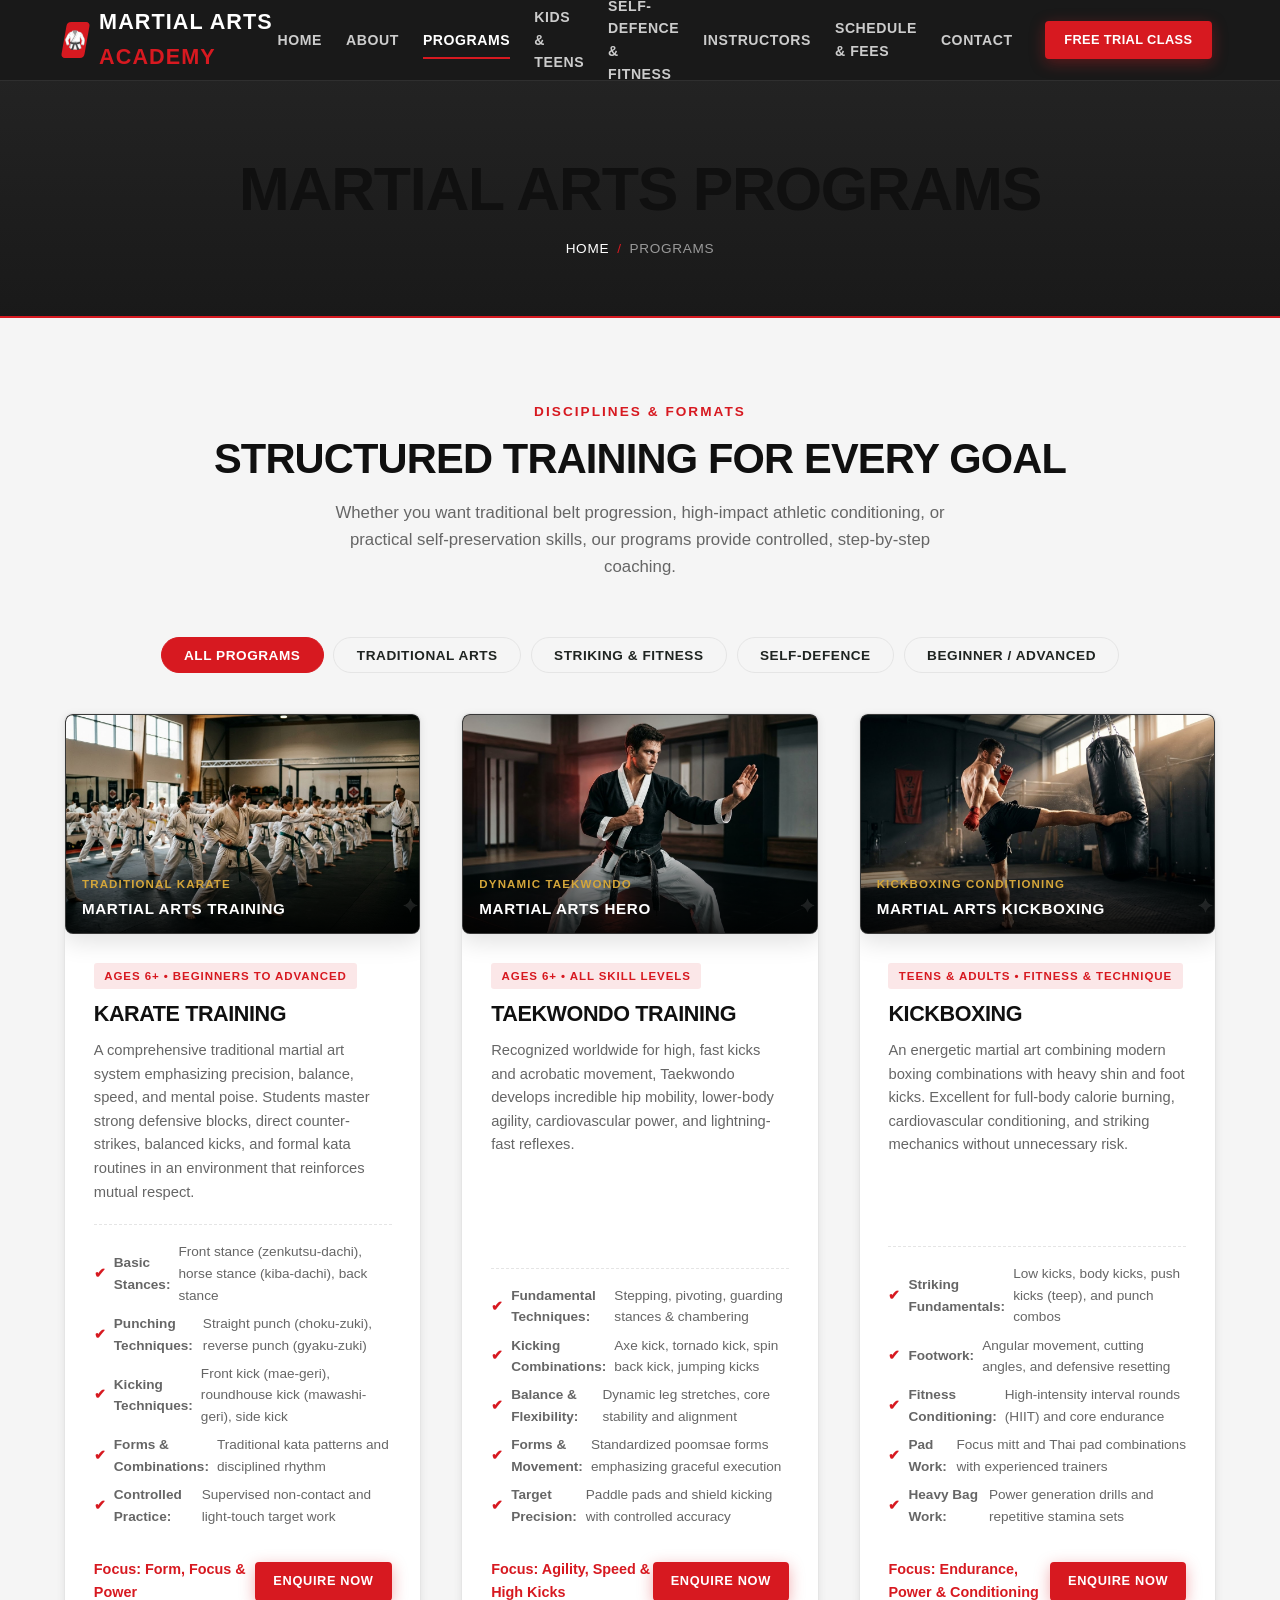
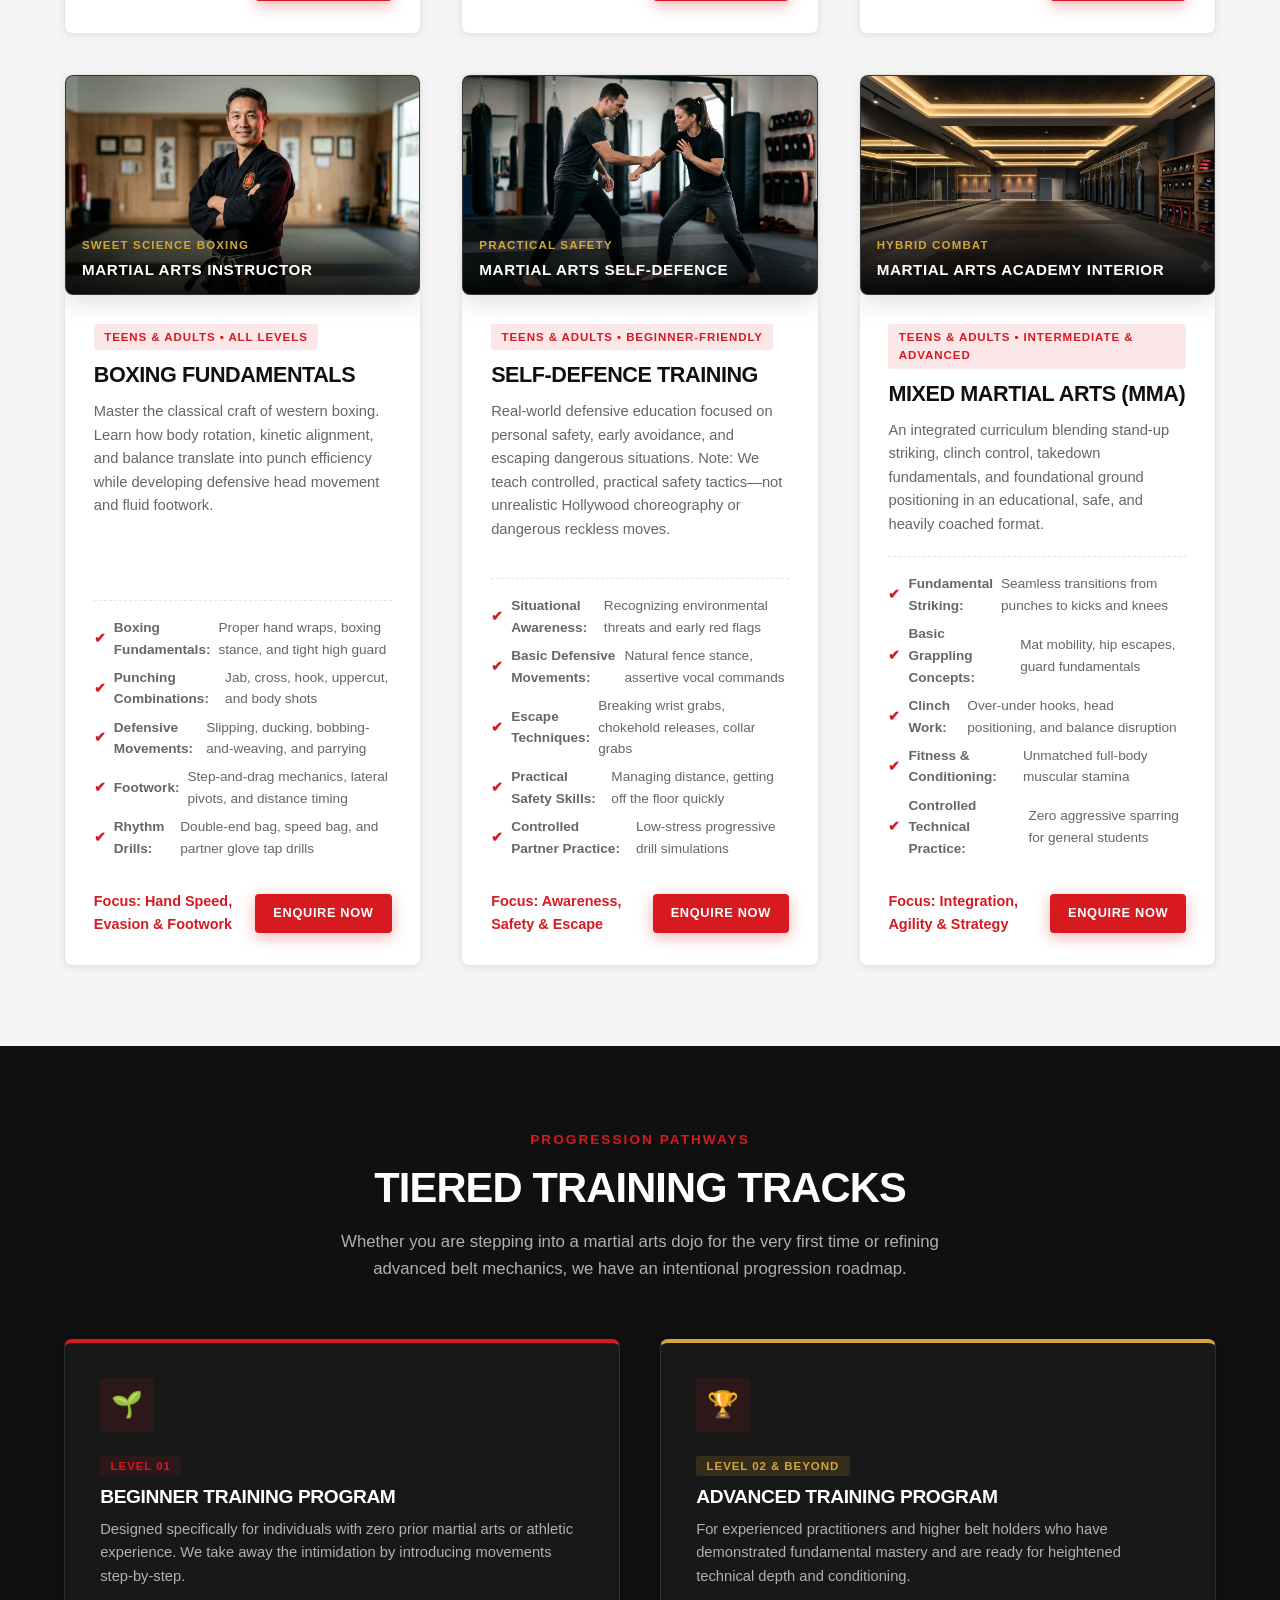
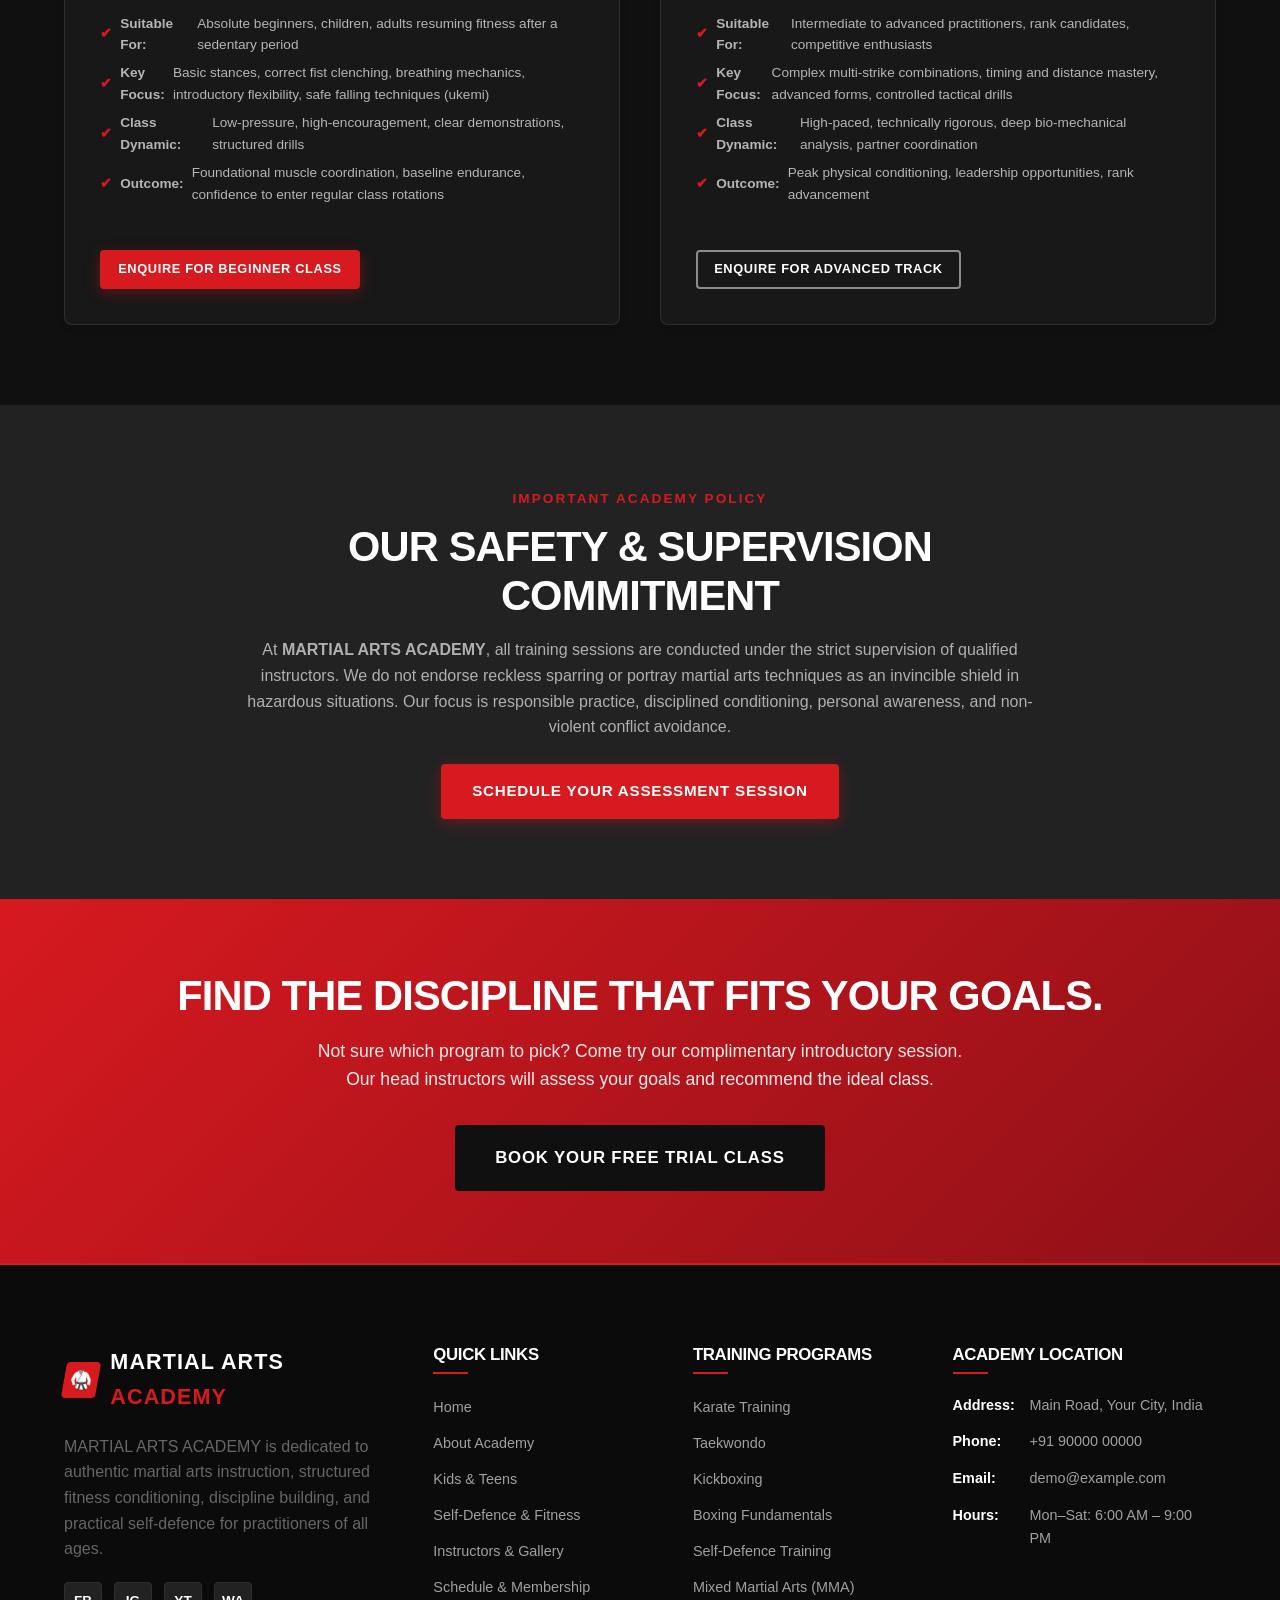
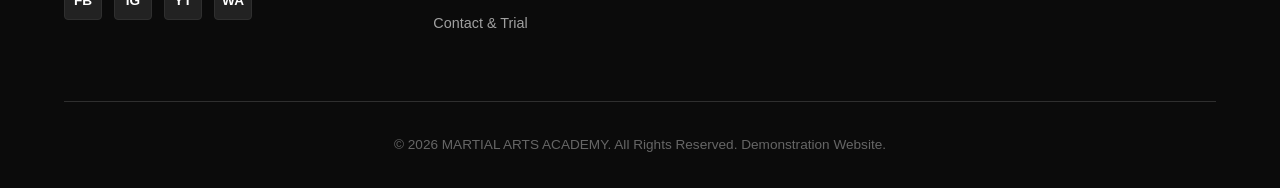
<file: programs.html>
<!DOCTYPE html>
<html lang="en">
<head>
  <meta charset="UTF-8">
  <meta name="viewport" content="width=device-width, initial-scale=1.0">
  <title>Martial Arts Programs | MARTIAL ARTS ACADEMY</title>
  <meta name="description" content="Explore structured martial arts programs at MARTIAL ARTS ACADEMY: Karate, Taekwondo, Kickboxing, Boxing, Self-Defence, MMA, and Beginner to Advanced tracks.">
  <link rel="stylesheet" href="css/style.css">
</head>
<body>

  <!-- ==================== HEADER & NAVIGATION ==================== -->
  <header class="site-header">
    <div class="container nav-container">
      <a href="index.html" class="brand-logo" aria-label="MARTIAL ARTS ACADEMY Home">
        <span class="logo-mark"><span>🥋</span></span>
        <span>MARTIAL ARTS <span class="logo-accent">ACADEMY</span></span>
      </a>

      <nav class="nav-menu" id="nav-menu" aria-label="Primary Navigation">
        <a href="index.html" class="nav-link">Home</a>
        <a href="about.html" class="nav-link">About</a>
        <a href="programs.html" class="nav-link">Programs</a>
        <a href="kids-teens.html" class="nav-link">Kids &amp; Teens</a>
        <a href="self-defence-fitness.html" class="nav-link">Self-Defence &amp; Fitness</a>
        <a href="instructors-gallery.html" class="nav-link">Instructors</a>
        <a href="schedule-membership.html" class="nav-link">Schedule &amp; Fees</a>
        <a href="contact.html" class="nav-link">Contact</a>
      </nav>

      <div class="nav-actions">
        <a href="contact.html" class="btn btn-primary btn-sm">Free Trial Class</a>
        <button class="hamburger-btn" id="hamburger-btn" aria-label="Toggle navigation menu" aria-expanded="false">
          <span></span>
          <span></span>
          <span></span>
        </button>
      </div>
    </div>
  </header>

  <!-- ==================== PAGE BANNER ==================== -->
  <section class="page-banner">
    <div class="container">
      <h1>MARTIAL ARTS PROGRAMS</h1>
      <div class="breadcrumb">
        <a href="index.html">Home</a>
        <span class="separator">/</span>
        <span>Programs</span>
      </div>
    </div>
  </section>

  <!-- ==================== FILTERABLE PROGRAMS SECTION ==================== -->
  <section class="section section-light">
    <div class="container">
      <div class="section-header reveal">
        <span class="section-subtitle">Disciplines &amp; Formats</span>
        <h2 class="section-title">STRUCTURED TRAINING FOR EVERY GOAL</h2>
        <p class="section-description">
          Whether you want traditional belt progression, high-impact athletic conditioning, or practical self-preservation skills, our programs provide controlled, step-by-step coaching.
        </p>
      </div>

      <!-- Filter Tabs -->
      <div class="filter-tabs reveal">
        <button class="filter-btn active" data-filter="all">All Programs</button>
        <button class="filter-btn" data-filter="traditional">Traditional Arts</button>
        <button class="filter-btn" data-filter="striking">Striking &amp; Fitness</button>
        <button class="filter-btn" data-filter="defence">Self-Defence</button>
        <button class="filter-btn" data-filter="tiered">Beginner / Advanced</button>
      </div>

      <div class="grid-2">
        <!-- 1. Karate Training -->
        <div class="program-card filterable-item reveal" id="karate" data-category="traditional">
          <!-- 
            IMAGE PLACEHOLDER: martial-arts-training
          -->
          <div class="academy-image-card" style="height: 220px;">
            <img src="assets/images/martial-arts-training.jpg" alt="Students practicing martial arts techniques under instructor supervision" loading="lazy">
            <div class="image-caption-overlay">
              <span class="image-caption-tag">Traditional Karate</span>
              <div class="image-caption-title">Martial Arts Training</div>
            </div>
          </div>
          <div class="program-card-body">
            <span class="program-card-badge">Ages 6+ &bull; Beginners to Advanced</span>
            <h3 class="program-card-title">Karate Training</h3>
            <p class="program-card-text">
              A comprehensive traditional martial art system emphasizing precision, balance, speed, and mental poise. Students master strong defensive blocks, direct counter-strikes, balanced kicks, and formal kata routines in an environment that reinforces mutual respect.
            </p>
            <ul class="program-card-features">
              <li><strong>Basic Stances:</strong> Front stance (zenkutsu-dachi), horse stance (kiba-dachi), back stance</li>
              <li><strong>Punching Techniques:</strong> Straight punch (choku-zuki), reverse punch (gyaku-zuki)</li>
              <li><strong>Kicking Techniques:</strong> Front kick (mae-geri), roundhouse kick (mawashi-geri), side kick</li>
              <li><strong>Forms &amp; Combinations:</strong> Traditional kata patterns and disciplined rhythm</li>
              <li><strong>Controlled Practice:</strong> Supervised non-contact and light-touch target work</li>
            </ul>
            <div style="margin-top: auto; display: flex; justify-content: space-between; align-items: center;">
              <span class="text-accent" style="font-weight: 700; font-size: 0.9rem;">Focus: Form, Focus &amp; Power</span>
              <a href="contact.html?program=karate" class="btn btn-primary btn-sm">Enquire Now</a>
            </div>
          </div>
        </div>

        <!-- 2. Taekwondo Training -->
        <div class="program-card filterable-item reveal" id="taekwondo" data-category="traditional striking">
          <!-- 
            IMAGE PLACEHOLDER: martial-arts-hero
          -->
          <div class="academy-image-card" style="height: 220px;">
            <img src="assets/images/martial-arts-hero.jpg" alt="Professional martial arts athlete demonstrating a powerful martial arts stance" loading="lazy">
            <div class="image-caption-overlay">
              <span class="image-caption-tag">Dynamic Taekwondo</span>
              <div class="image-caption-title">Martial Arts Hero</div>
            </div>
          </div>
          <div class="program-card-body">
            <span class="program-card-badge">Ages 6+ &bull; All Skill Levels</span>
            <h3 class="program-card-title">Taekwondo Training</h3>
            <p class="program-card-text">
              Recognized worldwide for high, fast kicks and acrobatic movement, Taekwondo develops incredible hip mobility, lower-body agility, cardiovascular power, and lightning-fast reflexes.
            </p>
            <ul class="program-card-features">
              <li><strong>Fundamental Techniques:</strong> Stepping, pivoting, guarding stances &amp; chambering</li>
              <li><strong>Kicking Combinations:</strong> Axe kick, tornado kick, spin back kick, jumping kicks</li>
              <li><strong>Balance &amp; Flexibility:</strong> Dynamic leg stretches, core stability and alignment</li>
              <li><strong>Forms &amp; Movement:</strong> Standardized poomsae forms emphasizing graceful execution</li>
              <li><strong>Target Precision:</strong> Paddle pads and shield kicking with controlled accuracy</li>
            </ul>
            <div style="margin-top: auto; display: flex; justify-content: space-between; align-items: center;">
              <span class="text-accent" style="font-weight: 700; font-size: 0.9rem;">Focus: Agility, Speed &amp; High Kicks</span>
              <a href="contact.html?program=taekwondo" class="btn btn-primary btn-sm">Enquire Now</a>
            </div>
          </div>
        </div>

        <!-- 3. Kickboxing -->
        <div class="program-card filterable-item reveal" id="kickboxing" data-category="striking">
          <!-- 
            IMAGE PLACEHOLDER: martial-arts-kickboxing
          -->
          <div class="academy-image-card" style="height: 220px;">
            <img src="assets/images/martial-arts-kickboxing.jpg" alt="Athlete practicing kickboxing or striking techniques with training equipment" loading="lazy">
            <div class="image-caption-overlay">
              <span class="image-caption-tag">Kickboxing Conditioning</span>
              <div class="image-caption-title">Martial Arts Kickboxing</div>
            </div>
          </div>
          <div class="program-card-body">
            <span class="program-card-badge">Teens &amp; Adults &bull; Fitness &amp; Technique</span>
            <h3 class="program-card-title">Kickboxing</h3>
            <p class="program-card-text">
              An energetic martial art combining modern boxing combinations with heavy shin and foot kicks. Excellent for full-body calorie burning, cardiovascular conditioning, and striking mechanics without unnecessary risk.
            </p>
            <ul class="program-card-features">
              <li><strong>Striking Fundamentals:</strong> Low kicks, body kicks, push kicks (teep), and punch combos</li>
              <li><strong>Footwork:</strong> Angular movement, cutting angles, and defensive resetting</li>
              <li><strong>Fitness Conditioning:</strong> High-intensity interval rounds (HIIT) and core endurance</li>
              <li><strong>Pad Work:</strong> Focus mitt and Thai pad combinations with experienced trainers</li>
              <li><strong>Heavy Bag Work:</strong> Power generation drills and repetitive stamina sets</li>
            </ul>
            <div style="margin-top: auto; display: flex; justify-content: space-between; align-items: center;">
              <span class="text-accent" style="font-weight: 700; font-size: 0.9rem;">Focus: Endurance, Power &amp; Conditioning</span>
              <a href="contact.html?program=kickboxing" class="btn btn-primary btn-sm">Enquire Now</a>
            </div>
          </div>
        </div>

        <!-- 4. Boxing -->
        <div class="program-card filterable-item reveal" id="boxing" data-category="striking">
          <!-- 
            IMAGE PLACEHOLDER: martial-arts-instructor
          -->
          <div class="academy-image-card" style="height: 220px;">
            <img src="assets/images/martial-arts-instructor.jpg" alt="Professional martial arts instructor demonstrating boxing technique" loading="lazy">
            <div class="image-caption-overlay">
              <span class="image-caption-tag">Sweet Science Boxing</span>
              <div class="image-caption-title">Martial Arts Instructor</div>
            </div>
          </div>
          <div class="program-card-body">
            <span class="program-card-badge">Teens &amp; Adults &bull; All Levels</span>
            <h3 class="program-card-title">Boxing Fundamentals</h3>
            <p class="program-card-text">
              Master the classical craft of western boxing. Learn how body rotation, kinetic alignment, and balance translate into punch efficiency while developing defensive head movement and fluid footwork.
            </p>
            <ul class="program-card-features">
              <li><strong>Boxing Fundamentals:</strong> Proper hand wraps, boxing stance, and tight high guard</li>
              <li><strong>Punching Combinations:</strong> Jab, cross, hook, uppercut, and body shots</li>
              <li><strong>Defensive Movements:</strong> Slipping, ducking, bobbing-and-weaving, and parrying</li>
              <li><strong>Footwork:</strong> Step-and-drag mechanics, lateral pivots, and distance timing</li>
              <li><strong>Rhythm Drills:</strong> Double-end bag, speed bag, and partner glove tap drills</li>
            </ul>
            <div style="margin-top: auto; display: flex; justify-content: space-between; align-items: center;">
              <span class="text-accent" style="font-weight: 700; font-size: 0.9rem;">Focus: Hand Speed, Evasion &amp; Footwork</span>
              <a href="contact.html?program=boxing" class="btn btn-primary btn-sm">Enquire Now</a>
            </div>
          </div>
        </div>

        <!-- 5. Self-Defence Training -->
        <div class="program-card filterable-item reveal" id="self-defence" data-category="defence">
          <!-- 
            IMAGE PLACEHOLDER: martial-arts-self-defence
          -->
          <div class="academy-image-card" style="height: 220px;">
            <img src="assets/images/martial-arts-self-defence.jpg" alt="Students practicing controlled self-defence techniques" loading="lazy">
            <div class="image-caption-overlay">
              <span class="image-caption-tag">Practical Safety</span>
              <div class="image-caption-title">Martial Arts Self-Defence</div>
            </div>
          </div>
          <div class="program-card-body">
            <span class="program-card-badge">Teens &amp; Adults &bull; Beginner-Friendly</span>
            <h3 class="program-card-title">Self-Defence Training</h3>
            <p class="program-card-text">
              Real-world defensive education focused on personal safety, early avoidance, and escaping dangerous situations. Note: We teach controlled, practical safety tactics—not unrealistic Hollywood choreography or dangerous reckless moves.
            </p>
            <ul class="program-card-features">
              <li><strong>Situational Awareness:</strong> Recognizing environmental threats and early red flags</li>
              <li><strong>Basic Defensive Movements:</strong> Natural fence stance, assertive vocal commands</li>
              <li><strong>Escape Techniques:</strong> Breaking wrist grabs, chokehold releases, collar grabs</li>
              <li><strong>Practical Safety Skills:</strong> Managing distance, getting off the floor quickly</li>
              <li><strong>Controlled Partner Practice:</strong> Low-stress progressive drill simulations</li>
            </ul>
            <div style="margin-top: auto; display: flex; justify-content: space-between; align-items: center;">
              <span class="text-accent" style="font-weight: 700; font-size: 0.9rem;">Focus: Awareness, Safety &amp; Escape</span>
              <a href="contact.html?program=self-defence" class="btn btn-primary btn-sm">Enquire Now</a>
            </div>
          </div>
        </div>

        <!-- 6. Mixed Martial Arts (MMA) -->
        <div class="program-card filterable-item reveal" id="mma" data-category="traditional striking defence">
          <!-- 
            IMAGE PLACEHOLDER: martial-arts-academy-interior
          -->
          <div class="academy-image-card" style="height: 220px;">
            <img src="assets/images/martial-arts-academy-interior.jpg" alt="Clean, professional martial arts training hall with mats and training equipment" loading="lazy">
            <div class="image-caption-overlay">
              <span class="image-caption-tag">Hybrid Combat</span>
              <div class="image-caption-title">Martial Arts Academy Interior</div>
            </div>
          </div>
          <div class="program-card-body">
            <span class="program-card-badge">Teens &amp; Adults &bull; Intermediate &amp; Advanced</span>
            <h3 class="program-card-title">Mixed Martial Arts (MMA)</h3>
            <p class="program-card-text">
              An integrated curriculum blending stand-up striking, clinch control, takedown fundamentals, and foundational ground positioning in an educational, safe, and heavily coached format.
            </p>
            <ul class="program-card-features">
              <li><strong>Fundamental Striking:</strong> Seamless transitions from punches to kicks and knees</li>
              <li><strong>Basic Grappling Concepts:</strong> Mat mobility, hip escapes, guard fundamentals</li>
              <li><strong>Clinch Work:</strong> Over-under hooks, head positioning, and balance disruption</li>
              <li><strong>Fitness &amp; Conditioning:</strong> Unmatched full-body muscular stamina</li>
              <li><strong>Controlled Technical Practice:</strong> Zero aggressive sparring for general students</li>
            </ul>
            <div style="margin-top: auto; display: flex; justify-content: space-between; align-items: center;">
              <span class="text-accent" style="font-weight: 700; font-size: 0.9rem;">Focus: Integration, Agility &amp; Strategy</span>
              <a href="contact.html?program=mma" class="btn btn-primary btn-sm">Enquire Now</a>
            </div>
          </div>
        </div>
      </div>
    </div>
  </section>

  <!-- ==================== TIERED TRAINING TRACKS ==================== -->
  <section class="section section-dark">
    <div class="container">
      <div class="section-header reveal">
        <span class="section-subtitle">Progression Pathways</span>
        <h2 class="section-title">TIERED TRAINING TRACKS</h2>
        <p class="section-description">
          Whether you are stepping into a martial arts dojo for the very first time or refining advanced belt mechanics, we have an intentional progression roadmap.
        </p>
      </div>

      <div class="grid-2">
        <!-- Beginner Track -->
        <div class="feature-box reveal" style="border-top: 4px solid var(--accent);">
          <div class="feature-icon-wrapper">🌱</div>
          <span class="program-card-badge">Level 01</span>
          <h3 class="feature-title" style="margin-top: 0.5rem;">Beginner Training Program</h3>
          <p class="feature-desc">
            Designed specifically for individuals with zero prior martial arts or athletic experience. We take away the intimidation by introducing movements step-by-step.
          </p>
          <ul class="program-card-features" style="border: none; padding-top: 0.5rem;">
            <li><strong>Suitable For:</strong> Absolute beginners, children, adults resuming fitness after a sedentary period</li>
            <li><strong>Key Focus:</strong> Basic stances, correct fist clenching, breathing mechanics, introductory flexibility, safe falling techniques (ukemi)</li>
            <li><strong>Class Dynamic:</strong> Low-pressure, high-encouragement, clear demonstrations, structured drills</li>
            <li><strong>Outcome:</strong> Foundational muscle coordination, baseline endurance, confidence to enter regular class rotations</li>
          </ul>
          <a href="contact.html?program=beginner" class="btn btn-primary btn-sm" style="margin-top: 1.25rem;">Enquire for Beginner Class</a>
        </div>

        <!-- Advanced Track -->
        <div class="feature-box reveal" style="border-top: 4px solid var(--highlight-gold);">
          <div class="feature-icon-wrapper">🏆</div>
          <span class="program-card-badge" style="color: var(--highlight-gold); background: rgba(212, 166, 58, 0.15);">Level 02 &amp; Beyond</span>
          <h3 class="feature-title" style="margin-top: 0.5rem;">Advanced Training Program</h3>
          <p class="feature-desc">
            For experienced practitioners and higher belt holders who have demonstrated fundamental mastery and are ready for heightened technical depth and conditioning.
          </p>
          <ul class="program-card-features" style="border: none; padding-top: 0.5rem;">
            <li><strong>Suitable For:</strong> Intermediate to advanced practitioners, rank candidates, competitive enthusiasts</li>
            <li><strong>Key Focus:</strong> Complex multi-strike combinations, timing and distance mastery, advanced forms, controlled tactical drills</li>
            <li><strong>Class Dynamic:</strong> High-paced, technically rigorous, deep bio-mechanical analysis, partner coordination</li>
            <li><strong>Outcome:</strong> Peak physical conditioning, leadership opportunities, rank advancement</li>
          </ul>
          <a href="contact.html?program=advanced" class="btn btn-secondary btn-sm" style="margin-top: 1.25rem;">Enquire for Advanced Track</a>
        </div>
      </div>
    </div>
  </section>

  <!-- ==================== SAFETY & SUPERVISION NOTE ==================== -->
  <section class="section section-charcoal">
    <div class="container reveal text-center" style="max-width: 850px;">
      <span class="section-subtitle">Important Academy Policy</span>
      <h2 class="section-title">OUR SAFETY &amp; SUPERVISION COMMITMENT</h2>
      <p style="margin-bottom: 1.5rem;">
        At <strong>MARTIAL ARTS ACADEMY</strong>, all training sessions are conducted under the strict supervision of qualified instructors. We do not endorse reckless sparring or portray martial arts techniques as an invincible shield in hazardous situations. Our focus is responsible practice, disciplined conditioning, personal awareness, and non-violent conflict avoidance.
      </p>
      <a href="contact.html" class="btn btn-primary">Schedule Your Assessment Session</a>
    </div>
  </section>

  <!-- ==================== CTA BANNER ==================== -->
  <section class="cta-banner">
    <div class="container reveal">
      <h2>FIND THE DISCIPLINE THAT FITS YOUR GOALS.</h2>
      <p>
        Not sure which program to pick? Come try our complimentary introductory session. Our head instructors will assess your goals and recommend the ideal class.
      </p>
      <a href="contact.html" class="btn btn-lg">Book Your Free Trial Class</a>
    </div>
  </section>

  <!-- ==================== FOOTER ==================== -->
  <footer class="site-footer">
    <div class="container">
      <div class="footer-grid">
        <div class="footer-col">
          <div class="brand-logo" style="margin-bottom: 1.2rem;">
            <span class="logo-mark"><span>🥋</span></span>
            <span>MARTIAL ARTS <span class="logo-accent">ACADEMY</span></span>
          </div>
          <p>
            MARTIAL ARTS ACADEMY is dedicated to authentic martial arts instruction, structured fitness conditioning, discipline building, and practical self-defence for practitioners of all ages.
          </p>
          <div class="social-links">
            <a href="#" class="social-btn" aria-label="Facebook">FB</a>
            <a href="#" class="social-btn" aria-label="Instagram">IG</a>
            <a href="#" class="social-btn" aria-label="YouTube">YT</a>
            <a href="#" class="social-btn" aria-label="WhatsApp">WA</a>
          </div>
        </div>

        <div class="footer-col">
          <h4>Quick Links</h4>
          <ul class="footer-links">
            <li><a href="index.html">Home</a></li>
            <li><a href="about.html">About Academy</a></li>
            <li><a href="kids-teens.html">Kids &amp; Teens</a></li>
            <li><a href="self-defence-fitness.html">Self-Defence &amp; Fitness</a></li>
            <li><a href="instructors-gallery.html">Instructors &amp; Gallery</a></li>
            <li><a href="schedule-membership.html">Schedule &amp; Membership</a></li>
            <li><a href="contact.html">Contact &amp; Trial</a></li>
          </ul>
        </div>

        <div class="footer-col">
          <h4>Training Programs</h4>
          <ul class="footer-links">
            <li><a href="programs.html#karate">Karate Training</a></li>
            <li><a href="programs.html#taekwondo">Taekwondo</a></li>
            <li><a href="programs.html#kickboxing">Kickboxing</a></li>
            <li><a href="programs.html#boxing">Boxing Fundamentals</a></li>
            <li><a href="programs.html#self-defence">Self-Defence Training</a></li>
            <li><a href="programs.html#mma">Mixed Martial Arts (MMA)</a></li>
          </ul>
        </div>

        <div class="footer-col">
          <h4>Academy Location</h4>
          <div class="footer-contact-item">
            <strong>Address:</strong>
            <span>Main Road, Your City, India</span>
          </div>
          <div class="footer-contact-item">
            <strong>Phone:</strong>
            <span>+91 90000 00000</span>
          </div>
          <div class="footer-contact-item">
            <strong>Email:</strong>
            <span>demo@example.com</span>
          </div>
          <div class="footer-contact-item">
            <strong>Hours:</strong>
            <span>Mon–Sat: 6:00 AM – 9:00 PM</span>
          </div>
        </div>
      </div>

      <div class="footer-bottom">
        <p>&copy; <span id="current-year">2026</span> MARTIAL ARTS ACADEMY. All Rights Reserved. Demonstration Website.</p>
      </div>
    </div>
  </footer>

  <button class="scroll-top-btn" id="scroll-top-btn" aria-label="Scroll to top of page">&#8593;</button>
  <script src="js/script.js"></script>
</body>
</html>
</file>
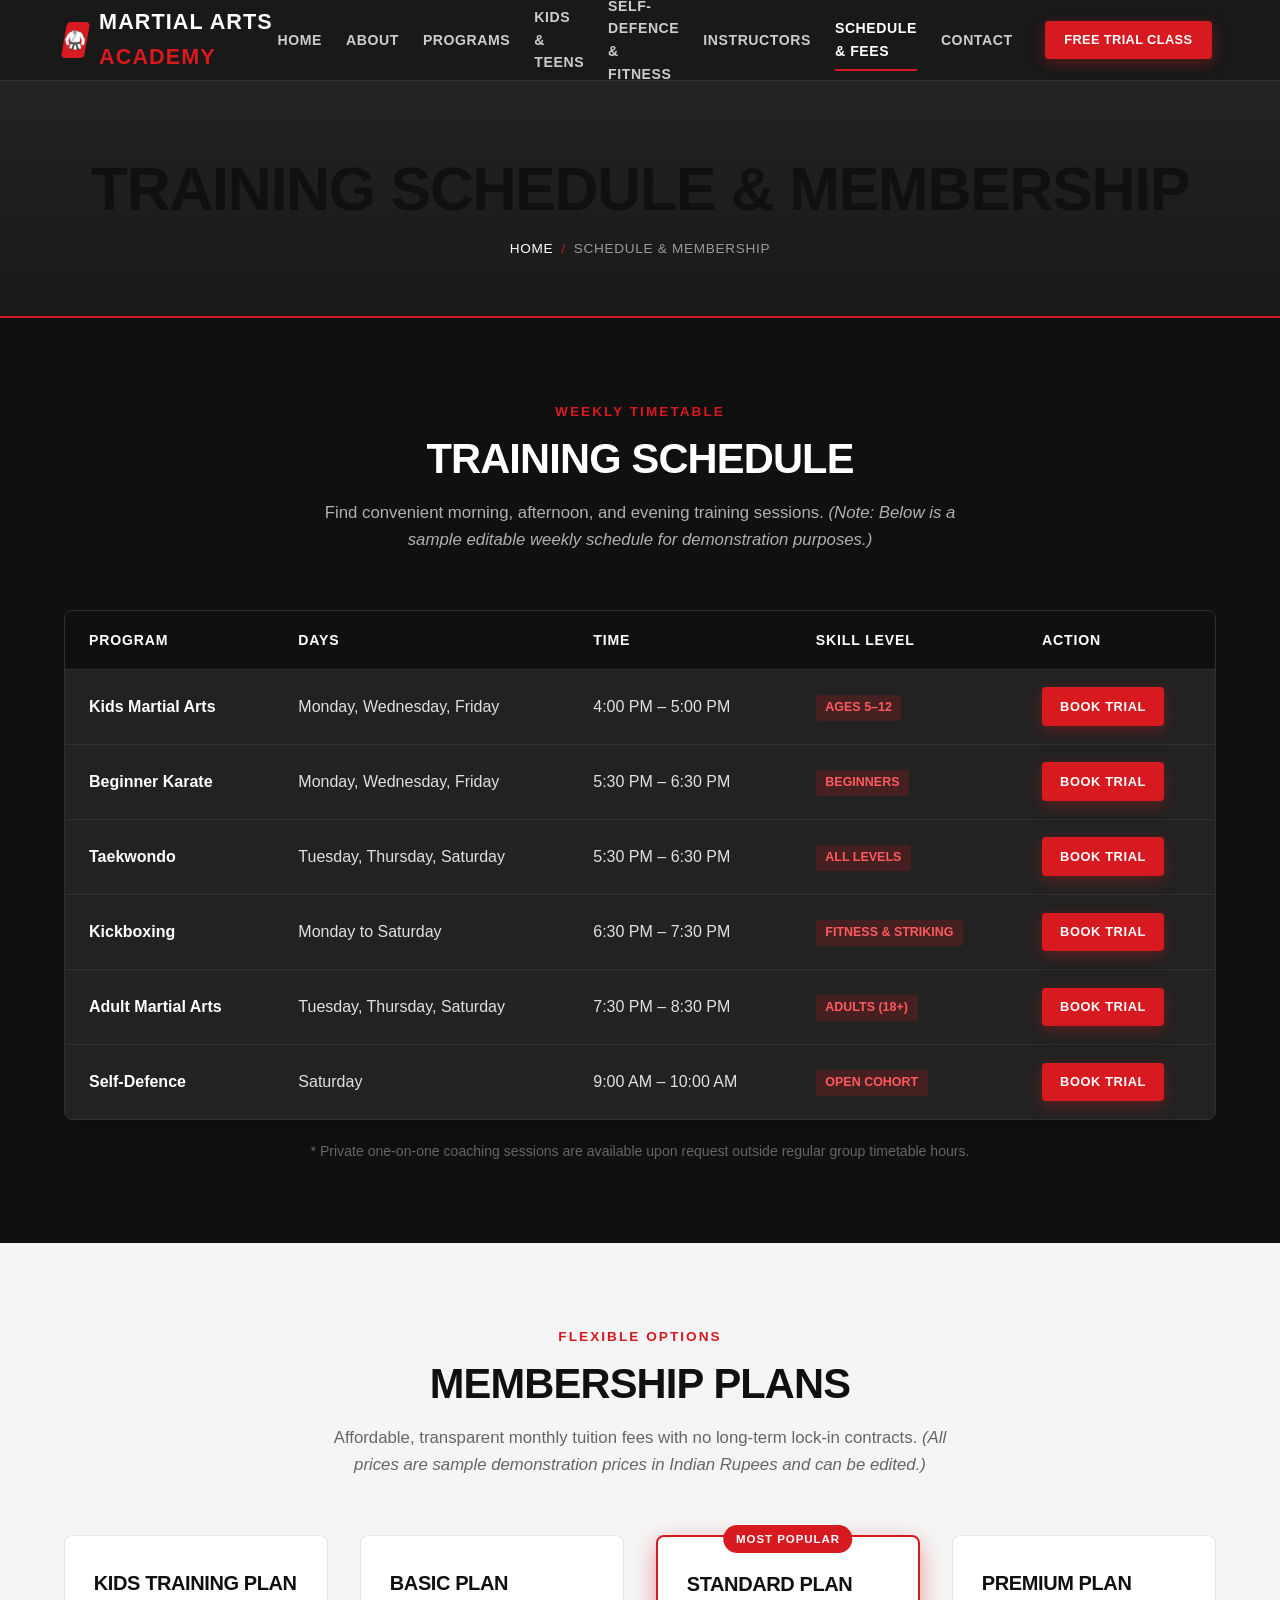
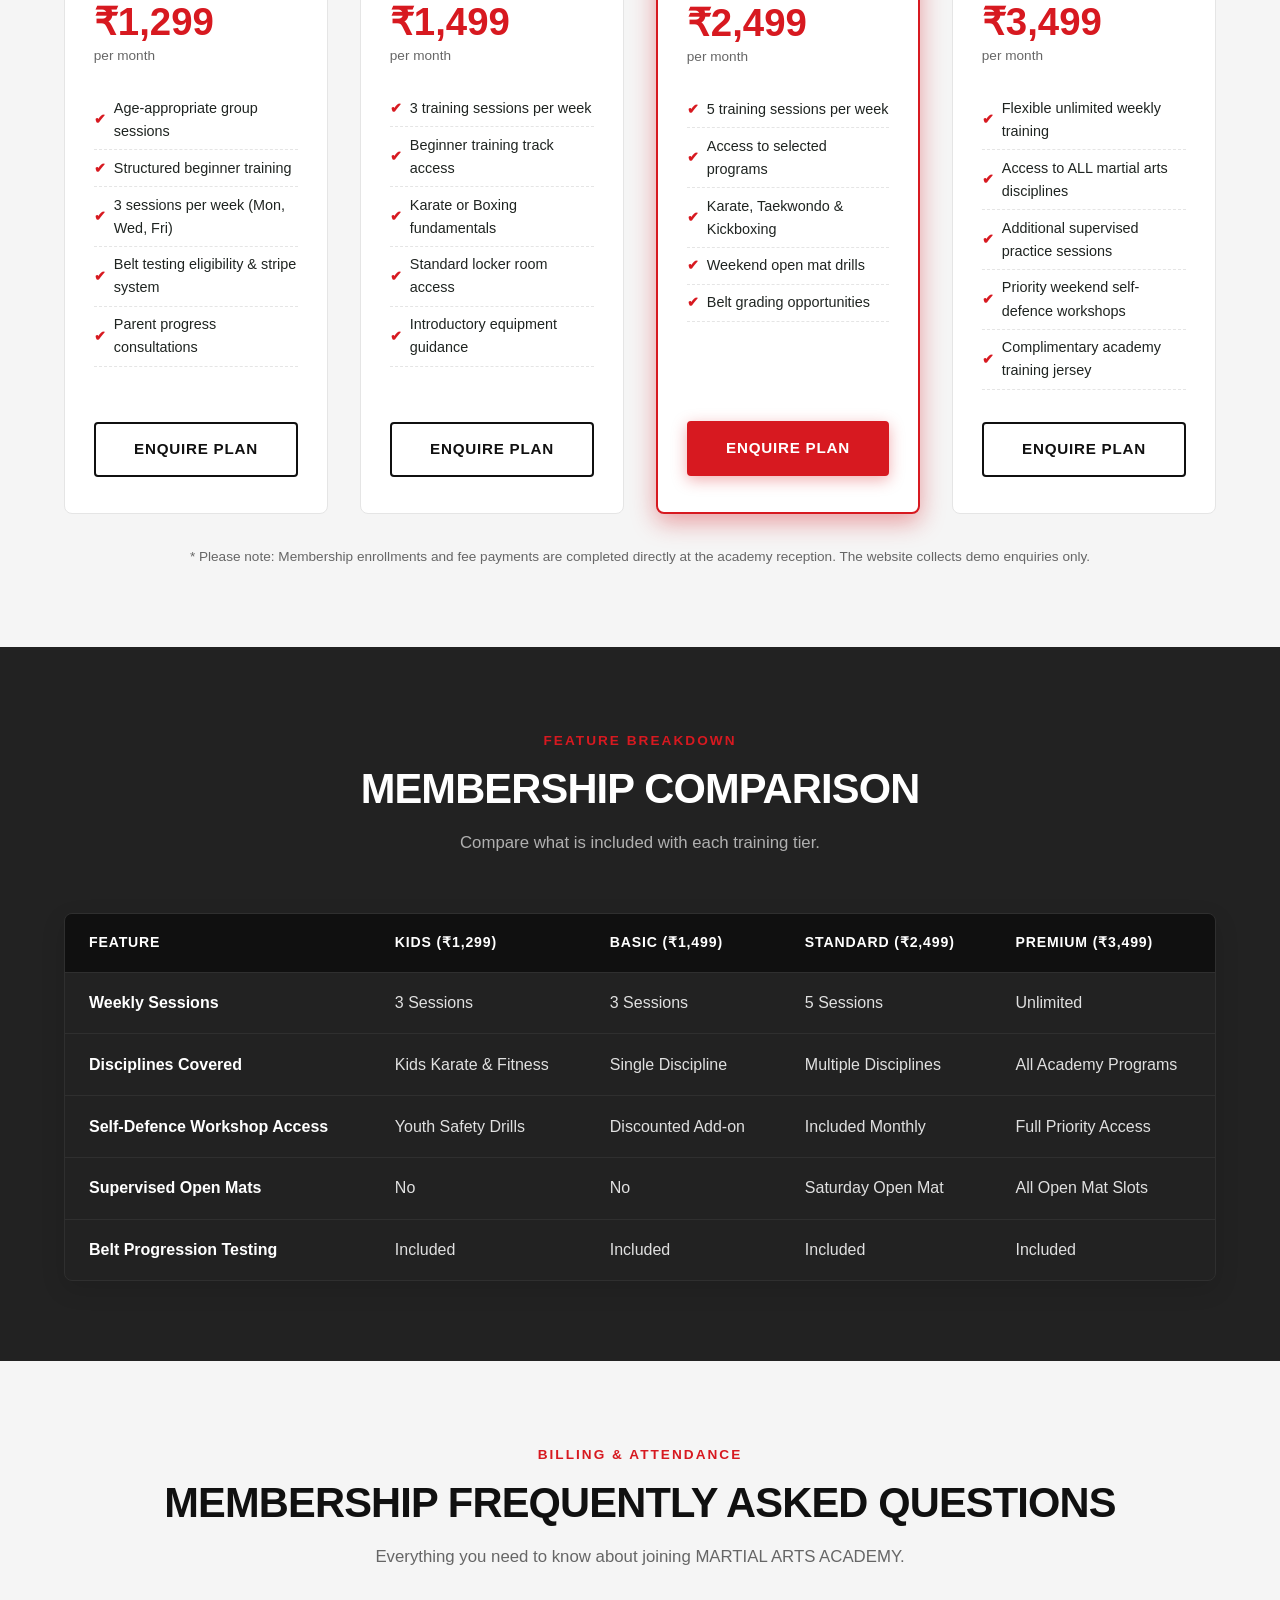
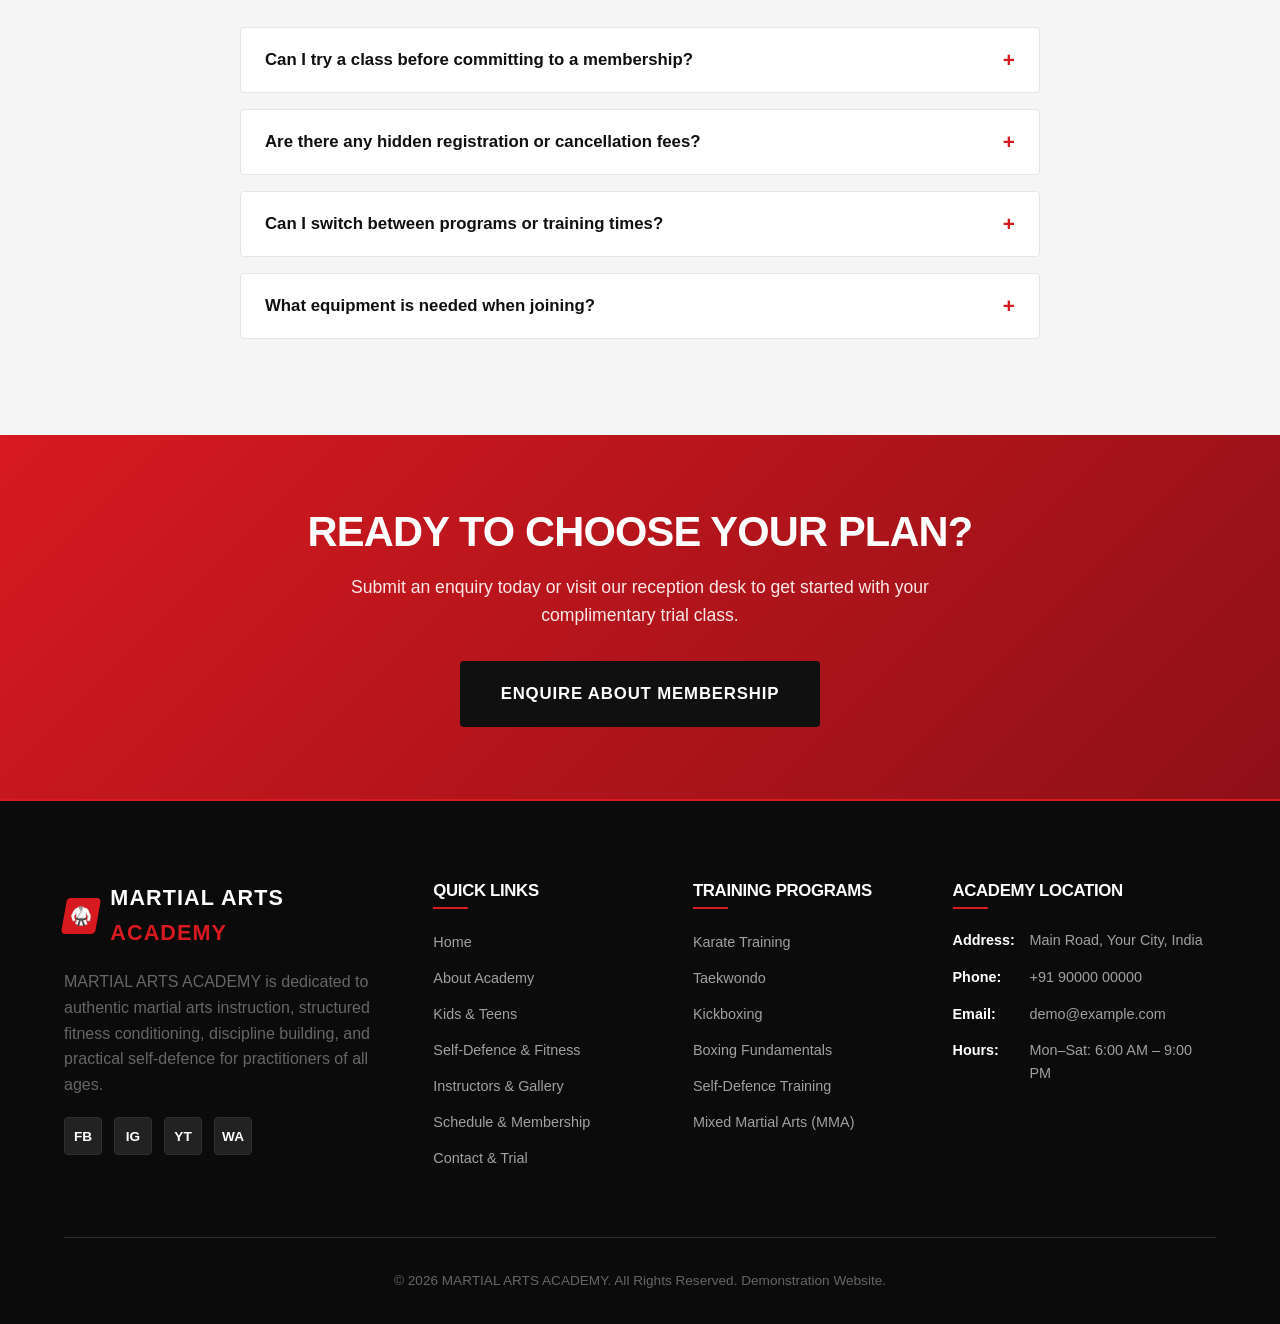
<file: schedule-membership.html>
<!DOCTYPE html>
<html lang="en">
<head>
  <meta charset="UTF-8">
  <meta name="viewport" content="width=device-width, initial-scale=1.0">
  <title>Training Schedule &amp; Membership Plans | MARTIAL ARTS ACADEMY</title>
  <meta name="description" content="View weekly class timetable and affordable monthly membership plans in INR for kids, adults, and martial arts enthusiasts at MARTIAL ARTS ACADEMY.">
  <link rel="stylesheet" href="css/style.css">
</head>
<body>

  <!-- ==================== HEADER & NAVIGATION ==================== -->
  <header class="site-header">
    <div class="container nav-container">
      <a href="index.html" class="brand-logo" aria-label="MARTIAL ARTS ACADEMY Home">
        <span class="logo-mark"><span>🥋</span></span>
        <span>MARTIAL ARTS <span class="logo-accent">ACADEMY</span></span>
      </a>

      <nav class="nav-menu" id="nav-menu" aria-label="Primary Navigation">
        <a href="index.html" class="nav-link">Home</a>
        <a href="about.html" class="nav-link">About</a>
        <a href="programs.html" class="nav-link">Programs</a>
        <a href="kids-teens.html" class="nav-link">Kids &amp; Teens</a>
        <a href="self-defence-fitness.html" class="nav-link">Self-Defence &amp; Fitness</a>
        <a href="instructors-gallery.html" class="nav-link">Instructors</a>
        <a href="schedule-membership.html" class="nav-link">Schedule &amp; Fees</a>
        <a href="contact.html" class="nav-link">Contact</a>
      </nav>

      <div class="nav-actions">
        <a href="contact.html" class="btn btn-primary btn-sm">Free Trial Class</a>
        <button class="hamburger-btn" id="hamburger-btn" aria-label="Toggle navigation menu" aria-expanded="false">
          <span></span>
          <span></span>
          <span></span>
        </button>
      </div>
    </div>
  </header>

  <!-- ==================== PAGE BANNER ==================== -->
  <section class="page-banner">
    <div class="container">
      <h1>TRAINING SCHEDULE &amp; MEMBERSHIP</h1>
      <div class="breadcrumb">
        <a href="index.html">Home</a>
        <span class="separator">/</span>
        <span>Schedule &amp; Membership</span>
      </div>
    </div>
  </section>

  <!-- ==================== WEEKLY SCHEDULE SECTION ==================== -->
  <section class="section section-dark">
    <div class="container">
      <div class="section-header reveal">
        <span class="section-subtitle">Weekly Timetable</span>
        <h2 class="section-title">TRAINING SCHEDULE</h2>
        <p class="section-description">
          Find convenient morning, afternoon, and evening training sessions. 
          <em>(Note: Below is a sample editable weekly schedule for demonstration purposes.)</em>
        </p>
      </div>

      <div class="schedule-table-wrap reveal">
        <table class="schedule-table" aria-label="Martial Arts Academy Weekly Training Schedule">
          <thead>
            <tr>
              <th scope="col">Program</th>
              <th scope="col">Days</th>
              <th scope="col">Time</th>
              <th scope="col">Skill Level</th>
              <th scope="col">Action</th>
            </tr>
          </thead>
          <tbody>
            <tr>
              <td class="program-name">Kids Martial Arts</td>
              <td>Monday, Wednesday, Friday</td>
              <td>4:00 PM – 5:00 PM</td>
              <td><span class="schedule-badge">Ages 5–12</span></td>
              <td><a href="contact.html?session=kids" class="btn btn-primary btn-sm">Book Trial</a></td>
            </tr>
            <tr>
              <td class="program-name">Beginner Karate</td>
              <td>Monday, Wednesday, Friday</td>
              <td>5:30 PM – 6:30 PM</td>
              <td><span class="schedule-badge">Beginners</span></td>
              <td><a href="contact.html?session=karate" class="btn btn-primary btn-sm">Book Trial</a></td>
            </tr>
            <tr>
              <td class="program-name">Taekwondo</td>
              <td>Tuesday, Thursday, Saturday</td>
              <td>5:30 PM – 6:30 PM</td>
              <td><span class="schedule-badge">All Levels</span></td>
              <td><a href="contact.html?session=taekwondo" class="btn btn-primary btn-sm">Book Trial</a></td>
            </tr>
            <tr>
              <td class="program-name">Kickboxing</td>
              <td>Monday to Saturday</td>
              <td>6:30 PM – 7:30 PM</td>
              <td><span class="schedule-badge">Fitness &amp; Striking</span></td>
              <td><a href="contact.html?session=kickboxing" class="btn btn-primary btn-sm">Book Trial</a></td>
            </tr>
            <tr>
              <td class="program-name">Adult Martial Arts</td>
              <td>Tuesday, Thursday, Saturday</td>
              <td>7:30 PM – 8:30 PM</td>
              <td><span class="schedule-badge">Adults (18+)</span></td>
              <td><a href="contact.html?session=adult" class="btn btn-primary btn-sm">Book Trial</a></td>
            </tr>
            <tr>
              <td class="program-name">Self-Defence</td>
              <td>Saturday</td>
              <td>9:00 AM – 10:00 AM</td>
              <td><span class="schedule-badge">Open Cohort</span></td>
              <td><a href="contact.html?session=selfdefence" class="btn btn-primary btn-sm">Book Trial</a></td>
            </tr>
          </tbody>
        </table>
      </div>
      <p class="text-center text-muted" style="margin-top: 1.25rem; font-size: 0.88rem;">
        * Private one-on-one coaching sessions are available upon request outside regular group timetable hours.
      </p>
    </div>
  </section>

  <!-- ==================== MEMBERSHIP PLANS SECTION ==================== -->
  <section class="section section-light">
    <div class="container">
      <div class="section-header reveal">
        <span class="section-subtitle">Flexible Options</span>
        <h2 class="section-title">MEMBERSHIP PLANS</h2>
        <p class="section-description">
          Affordable, transparent monthly tuition fees with no long-term lock-in contracts. 
          <em>(All prices are sample demonstration prices in Indian Rupees and can be edited.)</em>
        </p>
      </div>

      <div class="pricing-grid">
        <!-- Kids Training Plan -->
        <div class="pricing-card reveal">
          <h3 class="pricing-name">Kids Training Plan</h3>
          <div class="pricing-price">&#8377;1,299</div>
          <div class="pricing-period">per month</div>
          <ul class="pricing-features">
            <li>Age-appropriate group sessions</li>
            <li>Structured beginner training</li>
            <li>3 sessions per week (Mon, Wed, Fri)</li>
            <li>Belt testing eligibility &amp; stripe system</li>
            <li>Parent progress consultations</li>
          </ul>
          <a href="contact.html?plan=kids" class="btn btn-outline-dark btn-block">Enquire Plan</a>
        </div>

        <!-- Basic Plan -->
        <div class="pricing-card reveal">
          <h3 class="pricing-name">Basic Plan</h3>
          <div class="pricing-price">&#8377;1,499</div>
          <div class="pricing-period">per month</div>
          <ul class="pricing-features">
            <li>3 training sessions per week</li>
            <li>Beginner training track access</li>
            <li>Karate or Boxing fundamentals</li>
            <li>Standard locker room access</li>
            <li>Introductory equipment guidance</li>
          </ul>
          <a href="contact.html?plan=basic" class="btn btn-outline-dark btn-block">Enquire Plan</a>
        </div>

        <!-- Standard Plan (Featured) -->
        <div class="pricing-card featured reveal">
          <span class="pricing-badge">Most Popular</span>
          <h3 class="pricing-name">Standard Plan</h3>
          <div class="pricing-price">&#8377;2,499</div>
          <div class="pricing-period">per month</div>
          <ul class="pricing-features">
            <li>5 training sessions per week</li>
            <li>Access to selected programs</li>
            <li>Karate, Taekwondo &amp; Kickboxing</li>
            <li>Weekend open mat drills</li>
            <li>Belt grading opportunities</li>
          </ul>
          <a href="contact.html?plan=standard" class="btn btn-primary btn-block">Enquire Plan</a>
        </div>

        <!-- Premium Plan -->
        <div class="pricing-card reveal">
          <h3 class="pricing-name">Premium Plan</h3>
          <div class="pricing-price">&#8377;3,499</div>
          <div class="pricing-period">per month</div>
          <ul class="pricing-features">
            <li>Flexible unlimited weekly training</li>
            <li>Access to ALL martial arts disciplines</li>
            <li>Additional supervised practice sessions</li>
            <li>Priority weekend self-defence workshops</li>
            <li>Complimentary academy training jersey</li>
          </ul>
          <a href="contact.html?plan=premium" class="btn btn-outline-dark btn-block">Enquire Plan</a>
        </div>
      </div>

      <div class="text-center" style="margin-top: 2rem;">
        <p class="text-muted" style="font-size: 0.85rem;">
          * Please note: Membership enrollments and fee payments are completed directly at the academy reception. The website collects demo enquiries only.
        </p>
      </div>
    </div>
  </section>

  <!-- ==================== MEMBERSHIP COMPARISON TABLE ==================== -->
  <section class="section section-charcoal">
    <div class="container">
      <div class="section-header reveal">
        <span class="section-subtitle">Feature Breakdown</span>
        <h2 class="section-title">MEMBERSHIP COMPARISON</h2>
        <p class="section-description">
          Compare what is included with each training tier.
        </p>
      </div>

      <div class="schedule-table-wrap reveal">
        <table class="schedule-table" aria-label="Membership Plan Feature Comparison">
          <thead>
            <tr>
              <th scope="col">Feature</th>
              <th scope="col">Kids (₹1,299)</th>
              <th scope="col">Basic (₹1,499)</th>
              <th scope="col">Standard (₹2,499)</th>
              <th scope="col">Premium (₹3,499)</th>
            </tr>
          </thead>
          <tbody>
            <tr>
              <td class="program-name">Weekly Sessions</td>
              <td>3 Sessions</td>
              <td>3 Sessions</td>
              <td>5 Sessions</td>
              <td>Unlimited</td>
            </tr>
            <tr>
              <td class="program-name">Disciplines Covered</td>
              <td>Kids Karate &amp; Fitness</td>
              <td>Single Discipline</td>
              <td>Multiple Disciplines</td>
              <td>All Academy Programs</td>
            </tr>
            <tr>
              <td class="program-name">Self-Defence Workshop Access</td>
              <td>Youth Safety Drills</td>
              <td>Discounted Add-on</td>
              <td>Included Monthly</td>
              <td>Full Priority Access</td>
            </tr>
            <tr>
              <td class="program-name">Supervised Open Mats</td>
              <td>No</td>
              <td>No</td>
              <td>Saturday Open Mat</td>
              <td>All Open Mat Slots</td>
            </tr>
            <tr>
              <td class="program-name">Belt Progression Testing</td>
              <td>Included</td>
              <td>Included</td>
              <td>Included</td>
              <td>Included</td>
            </tr>
          </tbody>
        </table>
      </div>
    </div>
  </section>

  <!-- ==================== FREQUENTLY ASKED QUESTIONS ==================== -->
  <section class="section section-light">
    <div class="container">
      <div class="section-header reveal">
        <span class="section-subtitle">Billing &amp; Attendance</span>
        <h2 class="section-title">MEMBERSHIP FREQUENTLY ASKED QUESTIONS</h2>
        <p class="section-description">
          Everything you need to know about joining MARTIAL ARTS ACADEMY.
        </p>
      </div>

      <div class="faq-container reveal">
        <div class="faq-item">
          <button class="faq-question" aria-expanded="false">
            <span>Can I try a class before committing to a membership?</span>
            <span class="faq-icon">+</span>
          </button>
          <div class="faq-answer">
            <p>Yes! Every prospective student receives one free introductory trial class. This gives you the opportunity to experience the training environment, meet our instructors, and decide without financial pressure.</p>
          </div>
        </div>

        <div class="faq-item">
          <button class="faq-question" aria-expanded="false">
            <span>Are there any hidden registration or cancellation fees?</span>
            <span class="faq-icon">+</span>
          </button>
          <div class="faq-answer">
            <p>No. We operate with transparent monthly tuition fees. You can pause or cancel your monthly membership prior to the next billing cycle by speaking with our front desk staff.</p>
          </div>
        </div>

        <div class="faq-item">
          <button class="faq-question" aria-expanded="false">
            <span>Can I switch between programs or training times?</span>
            <span class="faq-icon">+</span>
          </button>
          <div class="faq-answer">
            <p>Yes. Depending on your chosen membership tier (Standard and Premium allow multi-program flexibility), you can rotate between disciplines or adjust evening time slots as your personal schedule changes.</p>
          </div>
        </div>

        <div class="faq-item">
          <button class="faq-question" aria-expanded="false">
            <span>What equipment is needed when joining?</span>
            <span class="faq-icon">+</span>
          </button>
          <div class="faq-answer">
            <p>For your initial sessions, simple comfortable athletic clothing is sufficient. Upon enrolling, a traditional training uniform (gi) or kickboxing training gloves can be acquired directly at our academy store.</p>
          </div>
        </div>
      </div>
    </div>
  </section>

  <!-- ==================== CTA BANNER ==================== -->
  <section class="cta-banner">
    <div class="container reveal">
      <h2>READY TO CHOOSE YOUR PLAN?</h2>
      <p>
        Submit an enquiry today or visit our reception desk to get started with your complimentary trial class.
      </p>
      <a href="contact.html" class="btn btn-lg">Enquire About Membership</a>
    </div>
  </section>

  <!-- ==================== FOOTER ==================== -->
  <footer class="site-footer">
    <div class="container">
      <div class="footer-grid">
        <div class="footer-col">
          <div class="brand-logo" style="margin-bottom: 1.2rem;">
            <span class="logo-mark"><span>🥋</span></span>
            <span>MARTIAL ARTS <span class="logo-accent">ACADEMY</span></span>
          </div>
          <p>
            MARTIAL ARTS ACADEMY is dedicated to authentic martial arts instruction, structured fitness conditioning, discipline building, and practical self-defence for practitioners of all ages.
          </p>
          <div class="social-links">
            <a href="#" class="social-btn" aria-label="Facebook">FB</a>
            <a href="#" class="social-btn" aria-label="Instagram">IG</a>
            <a href="#" class="social-btn" aria-label="YouTube">YT</a>
            <a href="#" class="social-btn" aria-label="WhatsApp">WA</a>
          </div>
        </div>

        <div class="footer-col">
          <h4>Quick Links</h4>
          <ul class="footer-links">
            <li><a href="index.html">Home</a></li>
            <li><a href="about.html">About Academy</a></li>
            <li><a href="kids-teens.html">Kids &amp; Teens</a></li>
            <li><a href="self-defence-fitness.html">Self-Defence &amp; Fitness</a></li>
            <li><a href="instructors-gallery.html">Instructors &amp; Gallery</a></li>
            <li><a href="schedule-membership.html">Schedule &amp; Membership</a></li>
            <li><a href="contact.html">Contact &amp; Trial</a></li>
          </ul>
        </div>

        <div class="footer-col">
          <h4>Training Programs</h4>
          <ul class="footer-links">
            <li><a href="programs.html#karate">Karate Training</a></li>
            <li><a href="programs.html#taekwondo">Taekwondo</a></li>
            <li><a href="programs.html#kickboxing">Kickboxing</a></li>
            <li><a href="programs.html#boxing">Boxing Fundamentals</a></li>
            <li><a href="programs.html#self-defence">Self-Defence Training</a></li>
            <li><a href="programs.html#mma">Mixed Martial Arts (MMA)</a></li>
          </ul>
        </div>

        <div class="footer-col">
          <h4>Academy Location</h4>
          <div class="footer-contact-item">
            <strong>Address:</strong>
            <span>Main Road, Your City, India</span>
          </div>
          <div class="footer-contact-item">
            <strong>Phone:</strong>
            <span>+91 90000 00000</span>
          </div>
          <div class="footer-contact-item">
            <strong>Email:</strong>
            <span>demo@example.com</span>
          </div>
          <div class="footer-contact-item">
            <strong>Hours:</strong>
            <span>Mon–Sat: 6:00 AM – 9:00 PM</span>
          </div>
        </div>
      </div>

      <div class="footer-bottom">
        <p>&copy; <span id="current-year">2026</span> MARTIAL ARTS ACADEMY. All Rights Reserved. Demonstration Website.</p>
      </div>
    </div>
  </footer>

  <button class="scroll-top-btn" id="scroll-top-btn" aria-label="Scroll to top of page">&#8593;</button>
  <script src="js/script.js"></script>
</body>
</html>
</file>
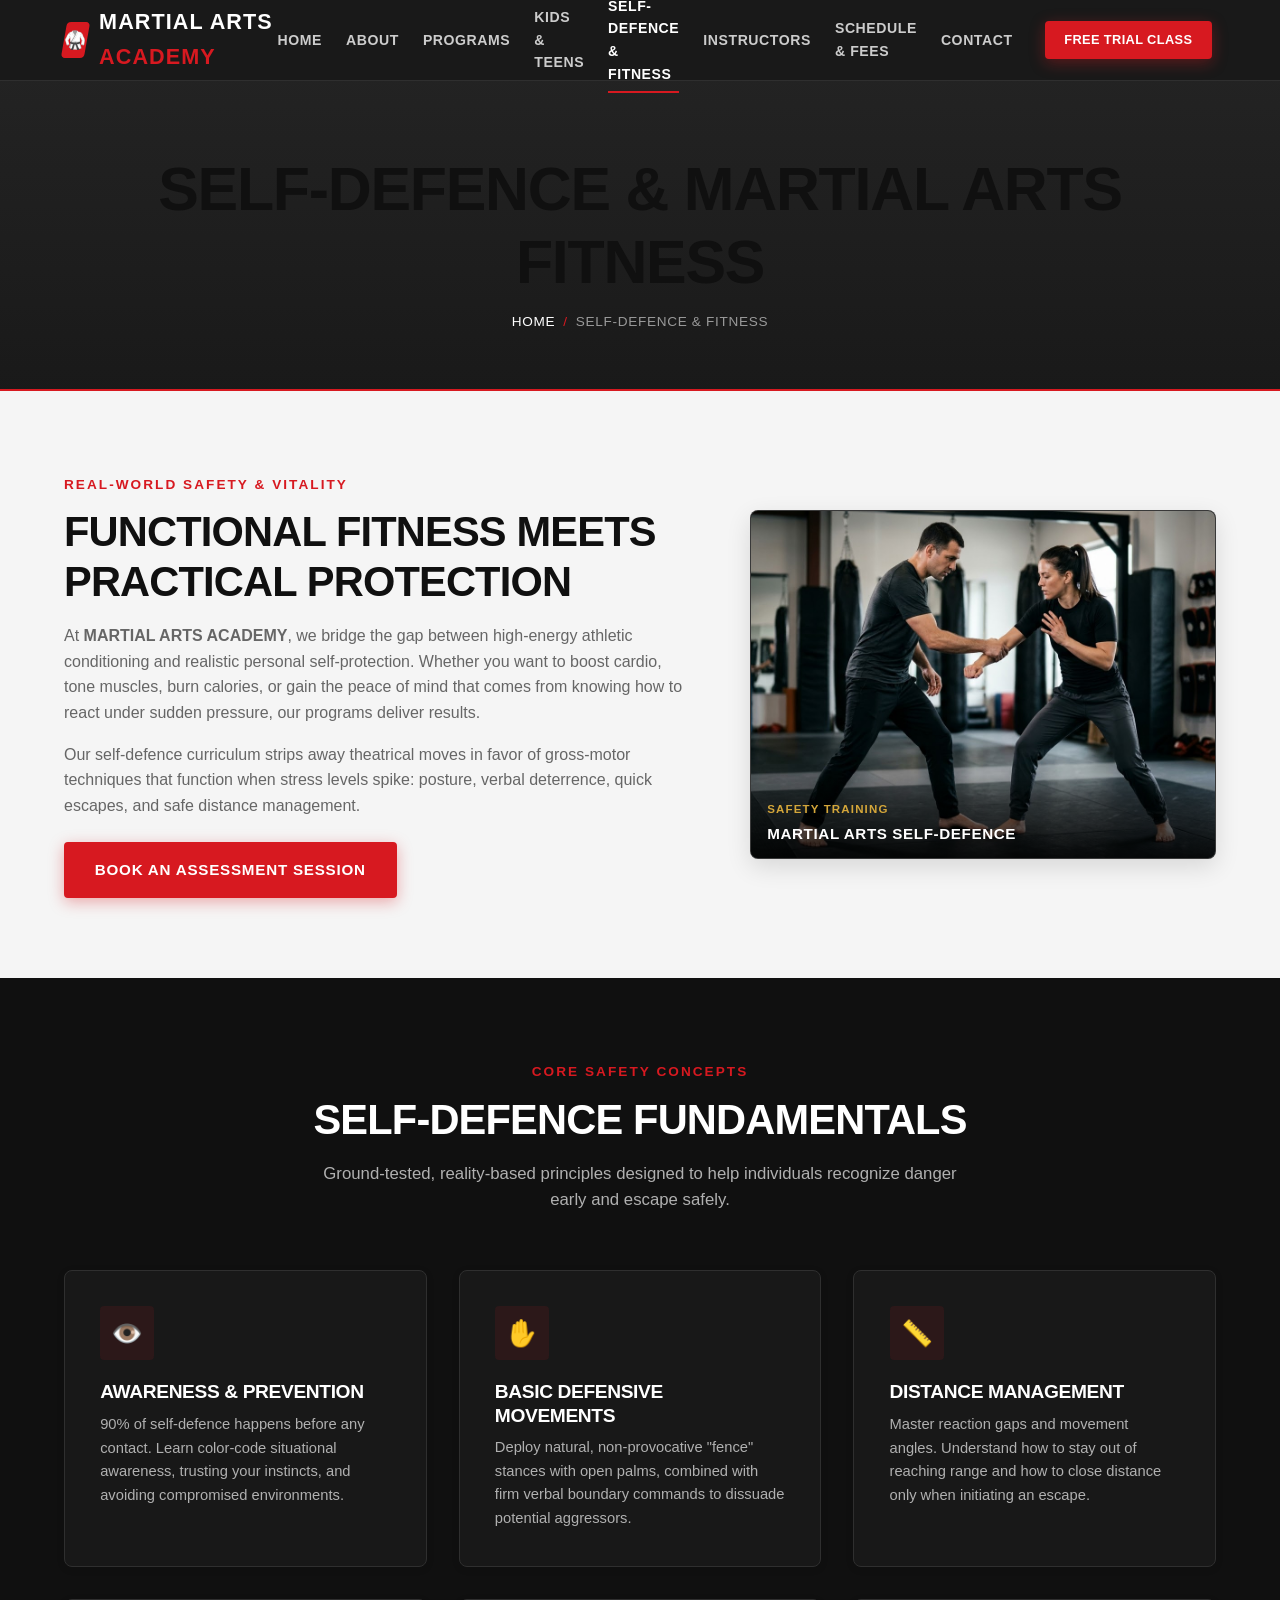
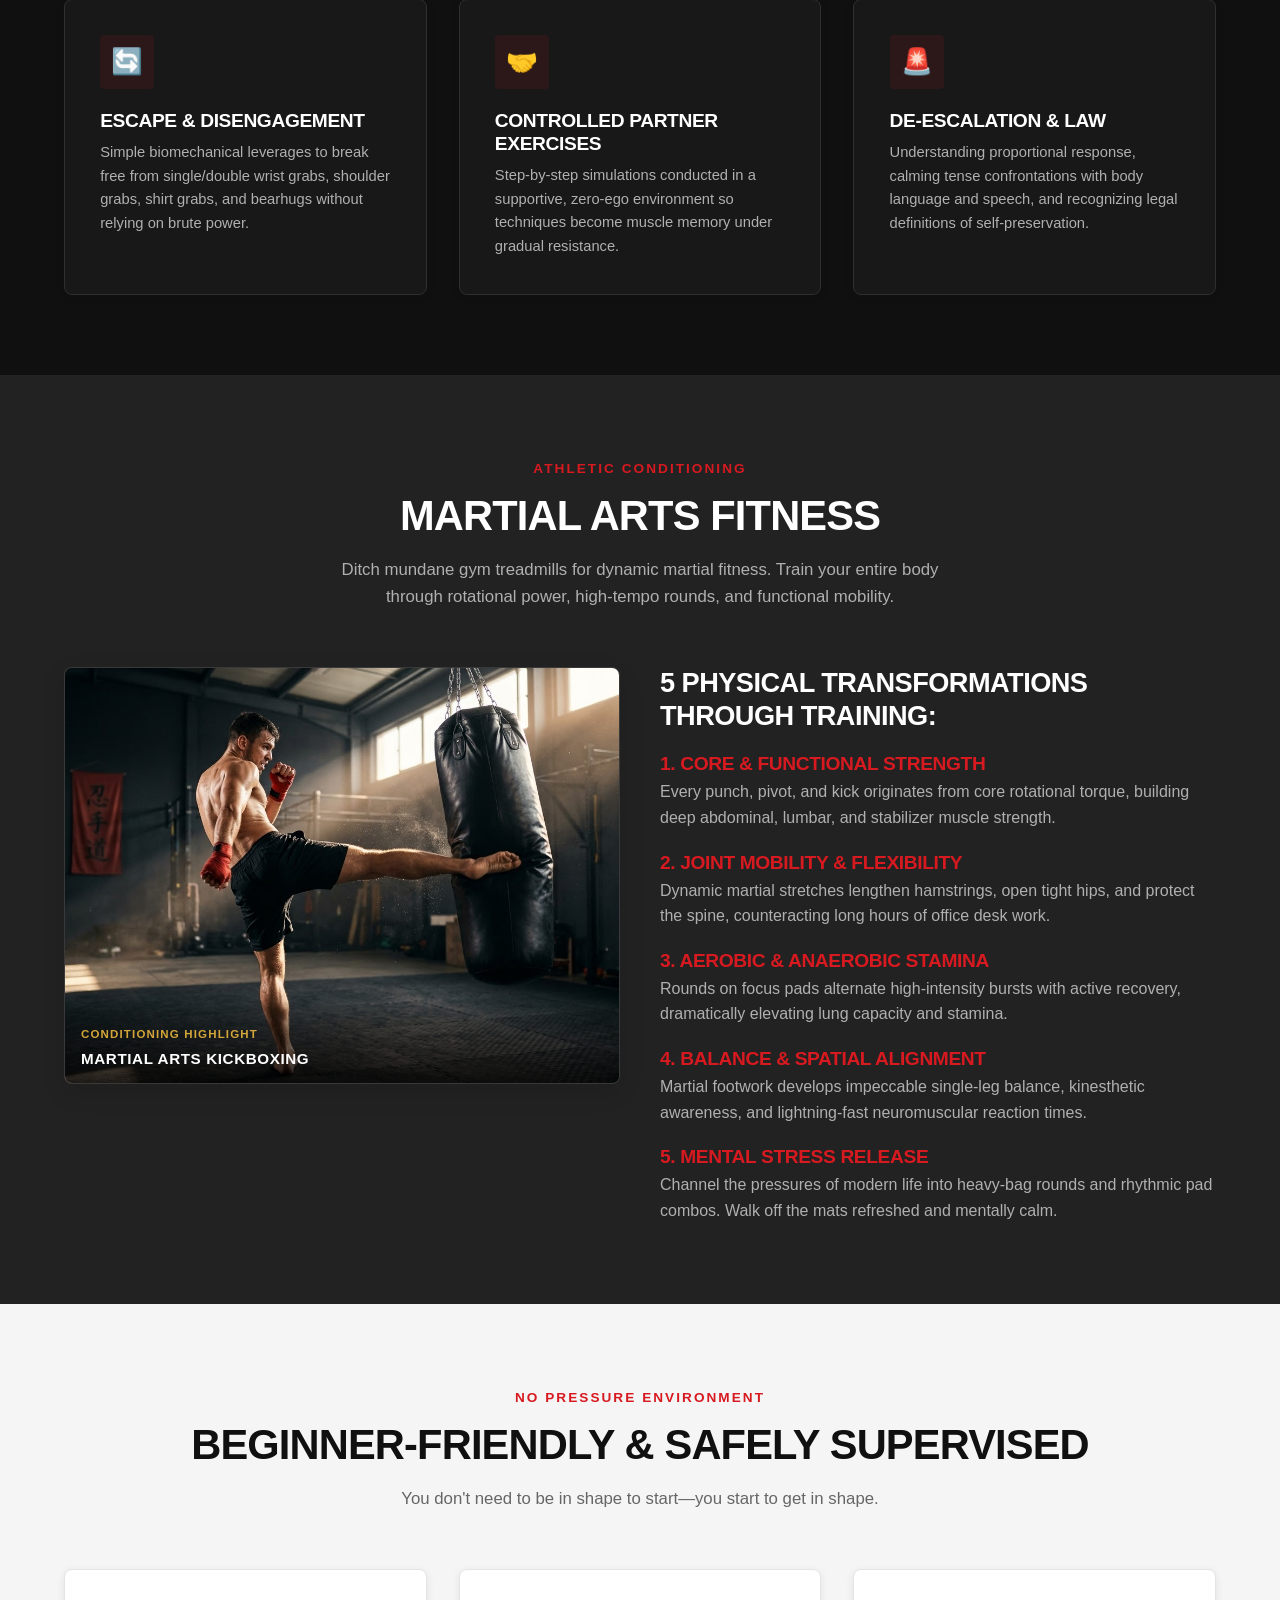
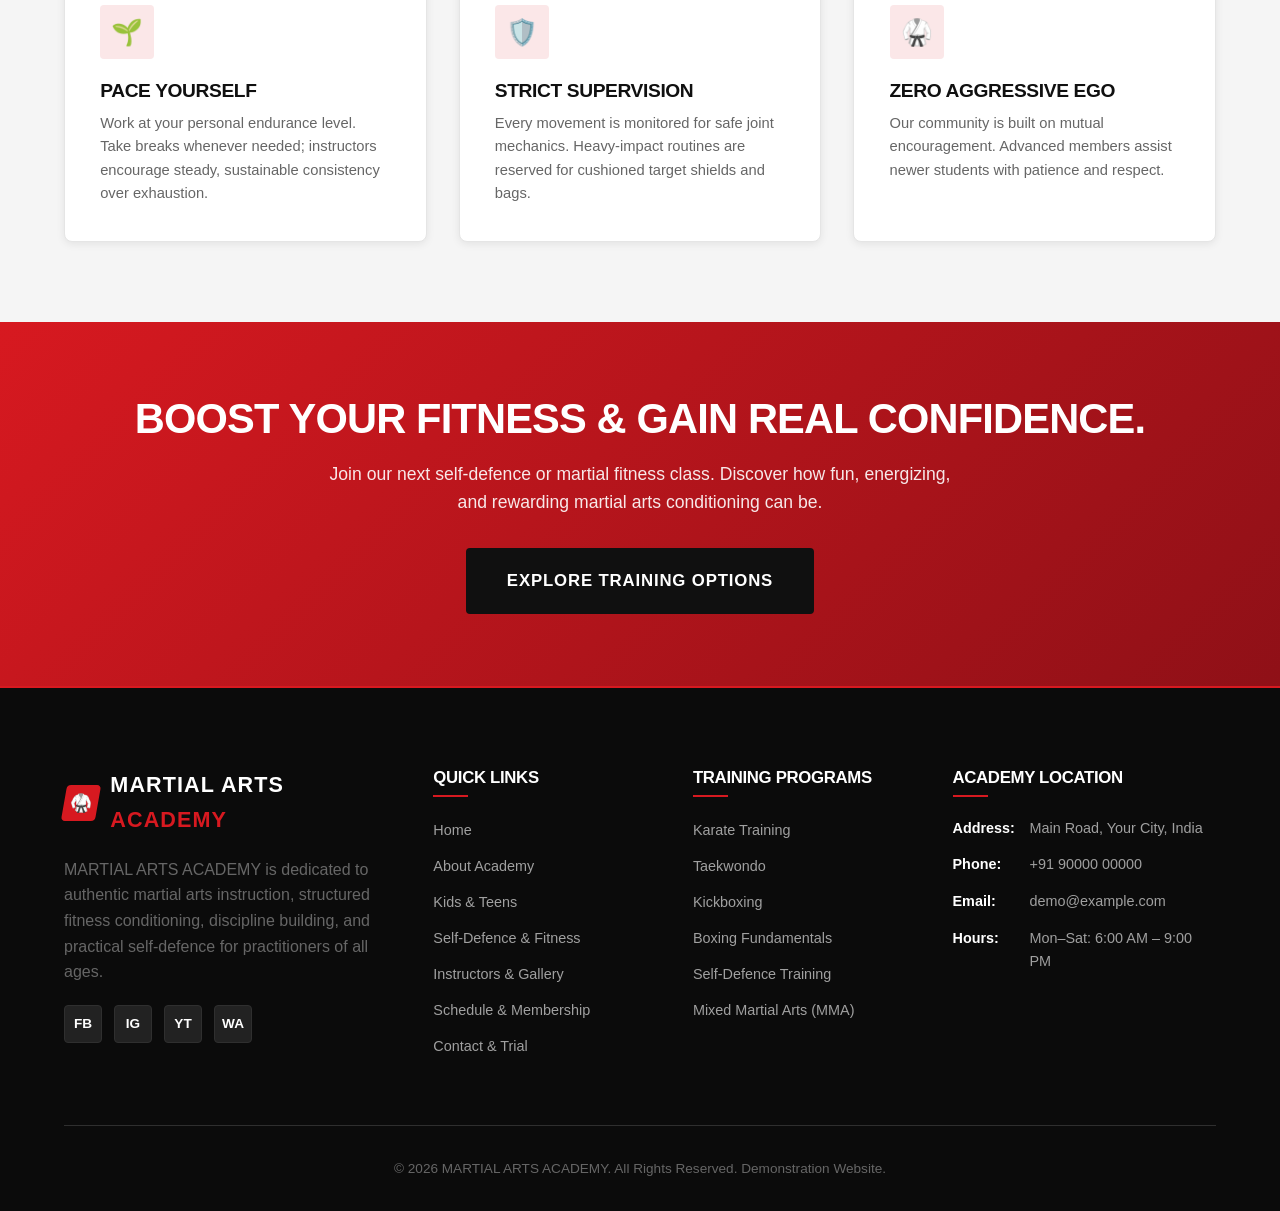
<file: self-defence-fitness.html>
<!DOCTYPE html>
<html lang="en">
<head>
  <meta charset="UTF-8">
  <meta name="viewport" content="width=device-width, initial-scale=1.0">
  <title>Self-Defence &amp; Martial Arts Fitness | MARTIAL ARTS ACADEMY</title>
  <meta name="description" content="Master practical self-defence fundamentals, awareness strategies, kickboxing conditioning, and full-body martial arts fitness at MARTIAL ARTS ACADEMY.">
  <link rel="stylesheet" href="css/style.css">
</head>
<body>

  <!-- ==================== HEADER & NAVIGATION ==================== -->
  <header class="site-header">
    <div class="container nav-container">
      <a href="index.html" class="brand-logo" aria-label="MARTIAL ARTS ACADEMY Home">
        <span class="logo-mark"><span>🥋</span></span>
        <span>MARTIAL ARTS <span class="logo-accent">ACADEMY</span></span>
      </a>

      <nav class="nav-menu" id="nav-menu" aria-label="Primary Navigation">
        <a href="index.html" class="nav-link">Home</a>
        <a href="about.html" class="nav-link">About</a>
        <a href="programs.html" class="nav-link">Programs</a>
        <a href="kids-teens.html" class="nav-link">Kids &amp; Teens</a>
        <a href="self-defence-fitness.html" class="nav-link">Self-Defence &amp; Fitness</a>
        <a href="instructors-gallery.html" class="nav-link">Instructors</a>
        <a href="schedule-membership.html" class="nav-link">Schedule &amp; Fees</a>
        <a href="contact.html" class="nav-link">Contact</a>
      </nav>

      <div class="nav-actions">
        <a href="contact.html" class="btn btn-primary btn-sm">Free Trial Class</a>
        <button class="hamburger-btn" id="hamburger-btn" aria-label="Toggle navigation menu" aria-expanded="false">
          <span></span>
          <span></span>
          <span></span>
        </button>
      </div>
    </div>
  </header>

  <!-- ==================== PAGE BANNER ==================== -->
  <section class="page-banner">
    <div class="container">
      <h1>SELF-DEFENCE &amp; MARTIAL ARTS FITNESS</h1>
      <div class="breadcrumb">
        <a href="index.html">Home</a>
        <span class="separator">/</span>
        <span>Self-Defence &amp; Fitness</span>
      </div>
    </div>
  </section>

  <!-- ==================== HERO OVERVIEW ==================== -->
  <section class="section section-light">
    <div class="container">
      <div class="hero-grid" style="align-items: center;">
        <div class="reveal">
          <span class="section-subtitle">Real-World Safety &amp; Vitality</span>
          <h2 class="section-title">FUNCTIONAL FITNESS MEETS PRACTICAL PROTECTION</h2>
          <p>
            At <strong>MARTIAL ARTS ACADEMY</strong>, we bridge the gap between high-energy athletic conditioning and realistic personal self-protection. Whether you want to boost cardio, tone muscles, burn calories, or gain the peace of mind that comes from knowing how to react under sudden pressure, our programs deliver results.
          </p>
          <p>
            Our self-defence curriculum strips away theatrical moves in favor of gross-motor techniques that function when stress levels spike: posture, verbal deterrence, quick escapes, and safe distance management.
          </p>
          <div style="margin-top: 1.5rem;">
            <a href="contact.html" class="btn btn-primary">Book an Assessment Session</a>
          </div>
        </div>

        <div class="reveal">
          <!-- 
            IMAGE PLACEHOLDER: martial-arts-self-defence
            Approved Description: Students practicing controlled self-defence techniques.
          -->
          <div class="academy-image-card aspect-4-3">
            <img src="assets/images/martial-arts-self-defence.jpg" alt="Students practicing controlled self-defence techniques" loading="eager">
            <div class="image-caption-overlay">
              <span class="image-caption-tag">Safety Training</span>
              <div class="image-caption-title">Martial Arts Self-Defence</div>
            </div>
          </div>
        </div>
      </div>
    </div>
  </section>

  <!-- ==================== SELF-DEFENCE FUNDAMENTALS ==================== -->
  <section class="section section-dark">
    <div class="container">
      <div class="section-header reveal">
        <span class="section-subtitle">Core Safety Concepts</span>
        <h2 class="section-title">SELF-DEFENCE FUNDAMENTALS</h2>
        <p class="section-description">
          Ground-tested, reality-based principles designed to help individuals recognize danger early and escape safely.
        </p>
      </div>

      <div class="grid-3">
        <div class="feature-box reveal">
          <div class="feature-icon-wrapper">👁️</div>
          <h3 class="feature-title">Awareness &amp; Prevention</h3>
          <p class="feature-desc">90% of self-defence happens before any contact. Learn color-code situational awareness, trusting your instincts, and avoiding compromised environments.</p>
        </div>

        <div class="feature-box reveal">
          <div class="feature-icon-wrapper">✋</div>
          <h3 class="feature-title">Basic Defensive Movements</h3>
          <p class="feature-desc">Deploy natural, non-provocative "fence" stances with open palms, combined with firm verbal boundary commands to dissuade potential aggressors.</p>
        </div>

        <div class="feature-box reveal">
          <div class="feature-icon-wrapper">📏</div>
          <h3 class="feature-title">Distance Management</h3>
          <p class="feature-desc">Master reaction gaps and movement angles. Understand how to stay out of reaching range and how to close distance only when initiating an escape.</p>
        </div>

        <div class="feature-box reveal">
          <div class="feature-icon-wrapper">🔄</div>
          <h3 class="feature-title">Escape &amp; Disengagement</h3>
          <p class="feature-desc">Simple biomechanical leverages to break free from single/double wrist grabs, shoulder grabs, shirt grabs, and bearhugs without relying on brute power.</p>
        </div>

        <div class="feature-box reveal">
          <div class="feature-icon-wrapper">🤝</div>
          <h3 class="feature-title">Controlled Partner Exercises</h3>
          <p class="feature-desc">Step-by-step simulations conducted in a supportive, zero-ego environment so techniques become muscle memory under gradual resistance.</p>
        </div>

        <div class="feature-box reveal">
          <div class="feature-icon-wrapper">🚨</div>
          <h3 class="feature-title">De-escalation &amp; Law</h3>
          <p class="feature-desc">Understanding proportional response, calming tense confrontations with body language and speech, and recognizing legal definitions of self-preservation.</p>
        </div>
      </div>
    </div>
  </section>

  <!-- ==================== MARTIAL ARTS FITNESS & CONDITIONING ==================== -->
  <section class="section section-charcoal">
    <div class="container">
      <div class="section-header reveal">
        <span class="section-subtitle">Athletic Conditioning</span>
        <h2 class="section-title">MARTIAL ARTS FITNESS</h2>
        <p class="section-description">
          Ditch mundane gym treadmills for dynamic martial fitness. Train your entire body through rotational power, high-tempo rounds, and functional mobility.
        </p>
      </div>

      <div class="grid-2">
        <div class="reveal">
          <!-- 
            IMAGE PLACEHOLDER: martial-arts-kickboxing
            Approved Description: Athlete practicing kickboxing or striking techniques with training equipment.
          -->
          <div class="academy-image-card aspect-4-3">
            <img src="assets/images/martial-arts-kickboxing.jpg" alt="Athlete practicing kickboxing or striking techniques with training equipment" loading="lazy">
            <div class="image-caption-overlay">
              <span class="image-caption-tag">Conditioning Highlight</span>
              <div class="image-caption-title">Martial Arts Kickboxing</div>
            </div>
          </div>
        </div>

        <div class="reveal">
          <h3 style="margin-bottom: 1.25rem;">5 Physical Transformations Through Training:</h3>

          <div style="margin-bottom: 1.25rem;">
            <h4 class="text-accent" style="margin-bottom: 0.25rem;">1. Core &amp; Functional Strength</h4>
            <p>Every punch, pivot, and kick originates from core rotational torque, building deep abdominal, lumbar, and stabilizer muscle strength.</p>
          </div>

          <div style="margin-bottom: 1.25rem;">
            <h4 class="text-accent" style="margin-bottom: 0.25rem;">2. Joint Mobility &amp; Flexibility</h4>
            <p>Dynamic martial stretches lengthen hamstrings, open tight hips, and protect the spine, counteracting long hours of office desk work.</p>
          </div>

          <div style="margin-bottom: 1.25rem;">
            <h4 class="text-accent" style="margin-bottom: 0.25rem;">3. Aerobic &amp; Anaerobic Stamina</h4>
            <p>Rounds on focus pads alternate high-intensity bursts with active recovery, dramatically elevating lung capacity and stamina.</p>
          </div>

          <div style="margin-bottom: 1.25rem;">
            <h4 class="text-accent" style="margin-bottom: 0.25rem;">4. Balance &amp; Spatial Alignment</h4>
            <p>Martial footwork develops impeccable single-leg balance, kinesthetic awareness, and lightning-fast neuromuscular reaction times.</p>
          </div>

          <div>
            <h4 class="text-accent" style="margin-bottom: 0.25rem;">5. Mental Stress Release</h4>
            <p>Channel the pressures of modern life into heavy-bag rounds and rhythmic pad combos. Walk off the mats refreshed and mentally calm.</p>
          </div>
        </div>
      </div>
    </div>
  </section>

  <!-- ==================== BEGINNER-FRIENDLY & SAFETY ==================== -->
  <section class="section section-light">
    <div class="container">
      <div class="section-header reveal">
        <span class="section-subtitle">No Pressure Environment</span>
        <h2 class="section-title">BEGINNER-FRIENDLY &amp; SAFELY SUPERVISED</h2>
        <p class="section-description">
          You don't need to be in shape to start—you start to get in shape.
        </p>
      </div>

      <div class="grid-3">
        <div class="feature-box reveal">
          <div class="feature-icon-wrapper">🌱</div>
          <h3 class="feature-title">Pace Yourself</h3>
          <p class="feature-desc">Work at your personal endurance level. Take breaks whenever needed; instructors encourage steady, sustainable consistency over exhaustion.</p>
        </div>

        <div class="feature-box reveal">
          <div class="feature-icon-wrapper">🛡️</div>
          <h3 class="feature-title">Strict Supervision</h3>
          <p class="feature-desc">Every movement is monitored for safe joint mechanics. Heavy-impact routines are reserved for cushioned target shields and bags.</p>
        </div>

        <div class="feature-box reveal">
          <div class="feature-icon-wrapper">🥋</div>
          <h3 class="feature-title">Zero Aggressive Ego</h3>
          <p class="feature-desc">Our community is built on mutual encouragement. Advanced members assist newer students with patience and respect.</p>
        </div>
      </div>
    </div>
  </section>

  <!-- ==================== CTA BANNER ==================== -->
  <section class="cta-banner">
    <div class="container reveal">
      <h2>BOOST YOUR FITNESS &amp; GAIN REAL CONFIDENCE.</h2>
      <p>
        Join our next self-defence or martial fitness class. Discover how fun, energizing, and rewarding martial arts conditioning can be.
      </p>
      <a href="contact.html" class="btn btn-lg">Explore Training Options</a>
    </div>
  </section>

  <!-- ==================== FOOTER ==================== -->
  <footer class="site-footer">
    <div class="container">
      <div class="footer-grid">
        <div class="footer-col">
          <div class="brand-logo" style="margin-bottom: 1.2rem;">
            <span class="logo-mark"><span>🥋</span></span>
            <span>MARTIAL ARTS <span class="logo-accent">ACADEMY</span></span>
          </div>
          <p>
            MARTIAL ARTS ACADEMY is dedicated to authentic martial arts instruction, structured fitness conditioning, discipline building, and practical self-defence for practitioners of all ages.
          </p>
          <div class="social-links">
            <a href="#" class="social-btn" aria-label="Facebook">FB</a>
            <a href="#" class="social-btn" aria-label="Instagram">IG</a>
            <a href="#" class="social-btn" aria-label="YouTube">YT</a>
            <a href="#" class="social-btn" aria-label="WhatsApp">WA</a>
          </div>
        </div>

        <div class="footer-col">
          <h4>Quick Links</h4>
          <ul class="footer-links">
            <li><a href="index.html">Home</a></li>
            <li><a href="about.html">About Academy</a></li>
            <li><a href="kids-teens.html">Kids &amp; Teens</a></li>
            <li><a href="self-defence-fitness.html">Self-Defence &amp; Fitness</a></li>
            <li><a href="instructors-gallery.html">Instructors &amp; Gallery</a></li>
            <li><a href="schedule-membership.html">Schedule &amp; Membership</a></li>
            <li><a href="contact.html">Contact &amp; Trial</a></li>
          </ul>
        </div>

        <div class="footer-col">
          <h4>Training Programs</h4>
          <ul class="footer-links">
            <li><a href="programs.html#karate">Karate Training</a></li>
            <li><a href="programs.html#taekwondo">Taekwondo</a></li>
            <li><a href="programs.html#kickboxing">Kickboxing</a></li>
            <li><a href="programs.html#boxing">Boxing Fundamentals</a></li>
            <li><a href="programs.html#self-defence">Self-Defence Training</a></li>
            <li><a href="programs.html#mma">Mixed Martial Arts (MMA)</a></li>
          </ul>
        </div>

        <div class="footer-col">
          <h4>Academy Location</h4>
          <div class="footer-contact-item">
            <strong>Address:</strong>
            <span>Main Road, Your City, India</span>
          </div>
          <div class="footer-contact-item">
            <strong>Phone:</strong>
            <span>+91 90000 00000</span>
          </div>
          <div class="footer-contact-item">
            <strong>Email:</strong>
            <span>demo@example.com</span>
          </div>
          <div class="footer-contact-item">
            <strong>Hours:</strong>
            <span>Mon–Sat: 6:00 AM – 9:00 PM</span>
          </div>
        </div>
      </div>

      <div class="footer-bottom">
        <p>&copy; <span id="current-year">2026</span> MARTIAL ARTS ACADEMY. All Rights Reserved. Demonstration Website.</p>
      </div>
    </div>
  </footer>

  <button class="scroll-top-btn" id="scroll-top-btn" aria-label="Scroll to top of page">&#8593;</button>
  <script src="js/script.js"></script>
</body>
</html>
</file>
<file: css/style.css>
/* ==========================================================================
   MARTIAL ARTS ACADEMY - MODERN PREMIUM STYLESHEET
   Pure CSS3 with Responsive Design, CSS Grid, Flexbox, Animations
   ========================================================================== */

/* --- CSS Variables & Design System --- */
:root {
  --primary: #101010;
  --secondary: #222222;
  --accent: #D71920;
  --accent-dark: #8F1017;
  --accent-glow: rgba(215, 25, 32, 0.35);
  --bg-white: #FFFFFF;
  --bg-light: #F5F5F5;
  --bg-card: #181818;
  --bg-card-light: #FFFFFF;
  --text-dark: #1F2421;
  --text-muted: #666666;
  --text-light: #E0E0E0;
  --text-white: #FFFFFF;
  --highlight-gold: #D4A63A;
  --border-dark: #2F2F2F;
  --border-light: #E5E5E5;
  
  --font-family: -apple-system, BlinkMacSystemFont, "Segoe UI", Roboto, "Helvetica Neue", Arial, sans-serif;
  --font-heading: 'Impact', 'Arial Black', -apple-system, BlinkMacSystemFont, "Segoe UI", Roboto, sans-serif;
  
  --transition-fast: 0.2s ease;
  --transition-normal: 0.3s ease;
  --transition-slow: 0.5s ease;
  --shadow-sm: 0 2px 8px rgba(0,0,0,0.08);
  --shadow-md: 0 8px 24px rgba(0,0,0,0.12);
  --shadow-lg: 0 16px 36px rgba(0,0,0,0.22);
  --shadow-accent: 0 8px 25px rgba(215, 25, 32, 0.4);
  --border-radius-sm: 4px;
  --border-radius-md: 8px;
  --border-radius-lg: 12px;
  --container-max: 1200px;
}

/* --- Reset & Global Defaults --- */
*, *::before, *::after {
  box-sizing: border-box;
  margin: 0;
  padding: 0;
}

html {
  scroll-behavior: smooth;
  font-size: 16px;
}

body {
  font-family: var(--font-family);
  color: var(--text-dark);
  background-color: var(--bg-white);
  line-height: 1.6;
  overflow-x: hidden;
  -webkit-font-smoothing: antialiased;
}

a {
  color: inherit;
  text-decoration: none;
  transition: color var(--transition-fast);
}

ul, ol {
  list-style: none;
}

img {
  max-width: 100%;
  height: auto;
  display: block;
}

button, input, select, textarea {
  font-family: inherit;
  font-size: 1rem;
}

/* --- Typography --- */
h1, h2, h3, h4, h5, h6 {
  color: var(--primary);
  font-weight: 800;
  line-height: 1.2;
  letter-spacing: -0.02em;
  text-transform: uppercase;
}

h1 { font-size: clamp(2.2rem, 5vw, 3.8rem); }
h2 { font-size: clamp(1.8rem, 3.5vw, 2.6rem); }
h3 { font-size: clamp(1.3rem, 2.2vw, 1.7rem); }
h4 { font-size: 1.2rem; }

p {
  margin-bottom: 1rem;
  color: var(--text-muted);
}

p:last-child {
  margin-bottom: 0;
}

.text-white { color: var(--text-white) !important; }
.text-muted { color: var(--text-muted) !important; }
.text-accent { color: var(--accent) !important; }
.text-gold { color: var(--highlight-gold) !important; }
.text-center { text-align: center; }

/* --- Layout Containers --- */
.container {
  width: 100%;
  max-width: var(--container-max);
  margin-left: auto;
  margin-right: auto;
  padding-left: 1.5rem;
  padding-right: 1.5rem;
}

.section {
  padding: 5rem 0;
  position: relative;
}

.section-dark {
  background-color: var(--primary);
  color: var(--text-light);
}

.section-dark h1,
.section-dark h2,
.section-dark h3,
.section-dark h4 {
  color: var(--text-white);
}

.section-dark p {
  color: #B0B0B0;
}

.section-charcoal {
  background-color: var(--secondary);
  color: var(--text-light);
}

.section-charcoal h1,
.section-charcoal h2,
.section-charcoal h3,
.section-charcoal h4 {
  color: var(--text-white);
}

.section-charcoal p {
  color: #B0B0B0;
}

.section-light {
  background-color: var(--bg-light);
}

.section-header {
  margin-bottom: 3.5rem;
  text-align: center;
}

.section-subtitle {
  display: inline-block;
  font-size: 0.85rem;
  font-weight: 700;
  letter-spacing: 0.15em;
  text-transform: uppercase;
  color: var(--accent);
  margin-bottom: 0.75rem;
  position: relative;
}

.section-title {
  margin-bottom: 1rem;
}

.section-description {
  max-width: 650px;
  margin-left: auto;
  margin-right: auto;
  font-size: 1.05rem;
}

/* --- Buttons --- */
.btn {
  display: inline-flex;
  align-items: center;
  justify-content: center;
  gap: 0.5rem;
  padding: 0.85rem 1.8rem;
  font-size: 0.95rem;
  font-weight: 700;
  text-transform: uppercase;
  letter-spacing: 0.05em;
  border-radius: var(--border-radius-sm);
  border: 2px solid transparent;
  cursor: pointer;
  transition: all var(--transition-normal);
  text-align: center;
  white-space: nowrap;
}

.btn-primary {
  background-color: var(--accent);
  color: var(--text-white);
  border-color: var(--accent);
  box-shadow: 0 4px 15px rgba(215, 25, 32, 0.35);
}

.btn-primary:hover {
  background-color: var(--accent-dark);
  border-color: var(--accent-dark);
  transform: translateY(-2px);
  box-shadow: var(--shadow-accent);
  color: var(--text-white);
}

.btn-secondary {
  background-color: transparent;
  color: var(--text-white);
  border-color: rgba(255, 255, 255, 0.5);
}

.btn-secondary:hover {
  border-color: var(--text-white);
  background-color: rgba(255, 255, 255, 0.1);
  color: var(--text-white);
  transform: translateY(-2px);
}

.btn-outline-dark {
  background-color: transparent;
  color: var(--primary);
  border-color: var(--primary);
}

.btn-outline-dark:hover {
  background-color: var(--primary);
  color: var(--text-white);
  transform: translateY(-2px);
}

.btn-sm {
  padding: 0.45rem 1rem;
  font-size: 0.8rem;
}

.btn-lg {
  padding: 1.1rem 2.4rem;
  font-size: 1.05rem;
}

.btn-block {
  width: 100%;
}

/* --- Header & Navigation --- */
.site-header {
  position: sticky;
  top: 0;
  left: 0;
  width: 100%;
  background-color: rgba(16, 16, 16, 0.96);
  backdrop-filter: blur(8px);
  border-bottom: 1px solid var(--border-dark);
  z-index: 1000;
  transition: background-color var(--transition-normal), box-shadow var(--transition-normal);
}

.site-header.scrolled {
  box-shadow: 0 4px 20px rgba(0, 0, 0, 0.4);
}

.nav-container {
  display: flex;
  align-items: center;
  justify-content: space-between;
  height: 80px;
}

.brand-logo {
  display: flex;
  align-items: center;
  gap: 0.75rem;
  font-weight: 900;
  font-size: 1.35rem;
  color: var(--text-white);
  letter-spacing: 0.05em;
  text-transform: uppercase;
}

.brand-logo .logo-mark {
  display: inline-flex;
  align-items: center;
  justify-content: center;
  width: 36px;
  height: 36px;
  background-color: var(--accent);
  color: var(--text-white);
  font-size: 1.1rem;
  border-radius: var(--border-radius-sm);
  transform: skewX(-10deg);
}

.brand-logo .logo-mark span {
  transform: skewX(10deg);
}

.brand-logo .logo-accent {
  color: var(--accent);
}

.nav-menu {
  display: flex;
  align-items: center;
  gap: 1.5rem;
}

.nav-link {
  color: #CCCCCC;
  font-size: 0.88rem;
  font-weight: 600;
  text-transform: uppercase;
  letter-spacing: 0.04em;
  padding: 0.5rem 0;
  position: relative;
  transition: color var(--transition-fast);
}

.nav-link::after {
  content: '';
  position: absolute;
  bottom: 0;
  left: 0;
  width: 0;
  height: 2px;
  background-color: var(--accent);
  transition: width var(--transition-normal);
}

.nav-link:hover,
.nav-link.active {
  color: var(--text-white);
}

.nav-link.active::after,
.nav-link:hover::after {
  width: 100%;
}

.nav-actions {
  display: flex;
  align-items: center;
  gap: 1rem;
}

.nav-actions .btn {
  margin: 0 0.25rem 0 2rem;
  padding: 0.42rem 1.1rem;
  font-size: 0.8rem;
  letter-spacing: 0.03em;
}

.hamburger-btn {
  display: none;
  flex-direction: column;
  justify-content: space-around;
  width: 32px;
  height: 26px;
  background: transparent;
  border: none;
  cursor: pointer;
  padding: 0;
  z-index: 1001;
}

.hamburger-btn span {
  width: 100%;
  height: 3px;
  background-color: var(--text-white);
  border-radius: 2px;
  transition: all var(--transition-normal);
}

.hamburger-btn.active span:nth-child(1) {
  transform: translateY(9px) rotate(45deg);
}
.hamburger-btn.active span:nth-child(2) {
  opacity: 0;
}
.hamburger-btn.active span:nth-child(3) {
  transform: translateY(-9px) rotate(-45deg);
}

/* --- 8 Approved Image Placeholders --- */
.image-placeholder {
  position: relative;
  width: 100%;
  height: 100%;
  min-height: 260px;
  display: flex;
  flex-direction: column;
  align-items: center;
  justify-content: center;
  text-align: center;
  padding: 1.5rem;
  border-radius: var(--border-radius-md);
  overflow: hidden;
  box-shadow: var(--shadow-md);
  border: 1px solid rgba(255, 255, 255, 0.1);
  transition: transform var(--transition-normal), box-shadow var(--transition-normal);
  user-select: none;
}

.image-placeholder:hover {
  transform: translateY(-3px);
  box-shadow: var(--shadow-lg);
}

.image-placeholder .ph-tag {
  font-size: 0.75rem;
  letter-spacing: 0.12em;
  font-weight: 700;
  text-transform: uppercase;
  color: var(--highlight-gold);
  margin-bottom: 0.5rem;
  background: rgba(0, 0, 0, 0.4);
  padding: 0.25rem 0.6rem;
  border-radius: 4px;
}

.image-placeholder .ph-title {
  font-size: 1.15rem;
  font-weight: 800;
  color: var(--text-white);
  letter-spacing: 0.05em;
  text-transform: uppercase;
  margin-bottom: 0.35rem;
}

.image-placeholder .ph-desc {
  font-size: 0.85rem;
  color: #D5D5D5;
  max-width: 320px;
}

.image-placeholder .ph-icon {
  font-size: 2.2rem;
  margin-bottom: 0.75rem;
  color: var(--accent);
}

/* Visual identity backgrounds for the 8 unique placeholders */
.martial-arts-hero {
  background: linear-gradient(135deg, rgba(24, 5, 6, 0.75) 0%, rgba(21, 21, 21, 0.85) 100%), url('../assets/images/martial-arts-hero.jpg') center/cover no-repeat;
  border-left: 4px solid var(--accent);
}
.martial-arts-training {
  background: linear-gradient(135deg, rgba(31, 31, 31, 0.75) 0%, rgba(18, 18, 18, 0.85) 100%), url('../assets/images/martial-arts-training.jpg') center/cover no-repeat;
  border-left: 4px solid var(--accent);
}
.martial-arts-instructor {
  background: linear-gradient(135deg, rgba(20, 20, 20, 0.75) 0%, rgba(31, 31, 31, 0.85) 100%), url('../assets/images/martial-arts-instructor.jpg') center/cover no-repeat;
  border-left: 4px solid var(--highlight-gold);
}
.martial-arts-kids {
  background: linear-gradient(135deg, rgba(28, 26, 36, 0.75) 0%, rgba(26, 26, 26, 0.85) 100%), url('../assets/images/martial-arts-kids.jpg') center/cover no-repeat;
  border-left: 4px solid #E65100;
}
.martial-arts-self-defence {
  background: linear-gradient(135deg, rgba(17, 27, 33, 0.75) 0%, rgba(23, 23, 23, 0.85) 100%), url('../assets/images/martial-arts-self-defence.jpg') center/cover no-repeat;
  border-left: 4px solid var(--accent);
}
.martial-arts-kickboxing {
  background: linear-gradient(135deg, rgba(43, 15, 18, 0.75) 0%, rgba(17, 17, 17, 0.85) 100%), url('../assets/images/martial-arts-kickboxing.jpg') center/cover no-repeat;
  border-left: 4px solid var(--accent);
}
.martial-arts-academy-interior {
  background: linear-gradient(135deg, rgba(27, 30, 36, 0.75) 0%, rgba(17, 17, 17, 0.85) 100%), url('../assets/images/martial-arts-academy-interior.jpg') center/cover no-repeat;
  border-left: 4px solid #455A64;
}
.martial-arts-group {
  background: linear-gradient(135deg, rgba(36, 25, 19, 0.75) 0%, rgba(19, 19, 19, 0.85) 100%), url('../assets/images/martial-arts-group.jpg') center/cover no-repeat;
  border-left: 4px solid var(--highlight-gold);
}

/* Photo container element with natural image rendering */
.academy-image-card {
  position: relative;
  width: 100%;
  border-radius: var(--border-radius-md);
  overflow: hidden;
  box-shadow: var(--shadow-md);
  border: 1px solid rgba(255, 255, 255, 0.1);
  background-color: var(--secondary);
  transition: transform var(--transition-normal), box-shadow var(--transition-normal);
}

.academy-image-card:hover {
  transform: translateY(-4px);
  box-shadow: var(--shadow-lg);
  border-color: var(--accent);
}

.academy-image-card img {
  width: 100%;
  height: 100%;
  object-fit: cover;
  display: block;
  transition: transform 0.5s ease;
}

.academy-image-card:hover img {
  transform: scale(1.04);
}

.academy-image-card .image-caption-overlay {
  position: absolute;
  bottom: 0;
  left: 0;
  width: 100%;
  padding: 1.25rem 1rem 0.75rem;
  background: linear-gradient(to top, rgba(0, 0, 0, 0.85) 0%, rgba(0, 0, 0, 0.4) 70%, transparent 100%);
  color: var(--text-white);
  pointer-events: none;
}

.academy-image-card .image-caption-tag {
  font-size: 0.72rem;
  letter-spacing: 0.1em;
  font-weight: 700;
  text-transform: uppercase;
  color: var(--highlight-gold);
  display: inline-block;
  margin-bottom: 0.2rem;
}

.academy-image-card .image-caption-title {
  font-size: 0.95rem;
  font-weight: 800;
  color: var(--text-white);
  text-transform: uppercase;
  letter-spacing: 0.04em;
}

/* Aspect ratio helper */
.aspect-16-9 {
  aspect-ratio: 16 / 9;
}
.aspect-4-3 {
  aspect-ratio: 4 / 3;
}
.aspect-1-1 {
  aspect-ratio: 1 / 1;
}

/* --- Hero Components --- */
.hero-section {
  position: relative;
  background-color: var(--primary);
  color: var(--text-white);
  padding: 6rem 0 5rem 0;
  overflow: hidden;
  border-bottom: 2px solid var(--border-dark);
}

.hero-section::before {
  content: '';
  position: absolute;
  top: -50%;
  right: -20%;
  width: 600px;
  height: 600px;
  background: radial-gradient(circle, rgba(215, 25, 32, 0.15) 0%, transparent 70%);
  pointer-events: none;
}

.hero-grid {
  display: grid;
  grid-template-columns: 1.15fr 0.85fr;
  gap: 3.5rem;
  align-items: center;
}

.hero-badge {
  display: inline-flex;
  align-items: center;
  gap: 0.5rem;
  background: rgba(215, 25, 32, 0.12);
  border: 1px solid rgba(215, 25, 32, 0.35);
  color: var(--accent);
  padding: 0.4rem 0.9rem;
  border-radius: 50px;
  font-size: 0.82rem;
  font-weight: 700;
  letter-spacing: 0.08em;
  text-transform: uppercase;
  margin-bottom: 1.25rem;
}

.hero-headline {
  margin-bottom: 1.25rem;
  line-height: 1.1;
}

.hero-headline span.accent {
  color: var(--accent);
  position: relative;
}

.hero-subtitle {
  font-size: 1.15rem;
  color: #B5B5B5;
  margin-bottom: 2.25rem;
  line-height: 1.6;
  max-width: 580px;
}

.hero-actions {
  display: flex;
  flex-wrap: wrap;
  gap: 1.25rem;
  margin-bottom: 2.5rem;
}

.hero-highlights {
  display: grid;
  grid-template-columns: repeat(3, 1fr);
  gap: 1.5rem;
  border-top: 1px solid var(--border-dark);
  padding-top: 1.75rem;
}

.hero-stat-number {
  font-size: 1.8rem;
  font-weight: 900;
  color: var(--text-white);
  line-height: 1;
  margin-bottom: 0.35rem;
}

.hero-stat-number span {
  color: var(--accent);
}

.hero-stat-label {
  font-size: 0.82rem;
  color: #8E8E8E;
  text-transform: uppercase;
  letter-spacing: 0.05em;
}

/* Inner Page Banner */
.page-banner {
  background: linear-gradient(rgba(16, 16, 16, 0.92), rgba(16, 16, 16, 0.96));
  color: var(--text-white);
  padding: 4.5rem 0 3.5rem;
  text-align: center;
  border-bottom: 2px solid var(--accent);
  position: relative;
}

.page-banner .breadcrumb {
  display: flex;
  justify-content: center;
  align-items: center;
  gap: 0.5rem;
  font-size: 0.85rem;
  color: #999999;
  text-transform: uppercase;
  letter-spacing: 0.05em;
  margin-top: 0.75rem;
}

.page-banner .breadcrumb a {
  color: var(--text-white);
}

.page-banner .breadcrumb a:hover {
  color: var(--accent);
}

.page-banner .breadcrumb .separator {
  color: var(--accent);
}

/* --- Cards & Grid Layouts --- */
.grid-3 {
  display: grid;
  grid-template-columns: repeat(auto-fit, minmax(320px, 1fr));
  gap: 2rem;
}

.grid-2 {
  display: grid;
  grid-template-columns: repeat(auto-fit, minmax(320px, 1fr));
  gap: 2.5rem;
}

.grid-4 {
  display: grid;
  grid-template-columns: repeat(auto-fit, minmax(250px, 1fr));
  gap: 1.5rem;
}

/* Program Card */
.program-card {
  background-color: var(--bg-white);
  border-radius: var(--border-radius-md);
  border: 1px solid var(--border-light);
  overflow: hidden;
  box-shadow: var(--shadow-sm);
  display: flex;
  flex-direction: column;
  transition: all var(--transition-normal);
}

.section-dark .program-card,
.section-charcoal .program-card {
  background-color: var(--bg-card);
  border-color: var(--border-dark);
}

.program-card:hover {
  transform: translateY(-6px);
  box-shadow: var(--shadow-lg);
  border-color: var(--accent);
}

.program-card-body {
  padding: 1.8rem;
  display: flex;
  flex-direction: column;
  flex-grow: 1;
}

.program-card-badge {
  align-self: flex-start;
  font-size: 0.72rem;
  font-weight: 700;
  text-transform: uppercase;
  letter-spacing: 0.08em;
  color: var(--accent);
  background: rgba(215, 25, 32, 0.1);
  padding: 0.25rem 0.65rem;
  border-radius: 3px;
  margin-bottom: 0.75rem;
}

.program-card-title {
  margin-bottom: 0.75rem;
  font-size: 1.35rem;
}

.program-card-text {
  font-size: 0.92rem;
  margin-bottom: 1.25rem;
  flex-grow: 1;
}

.program-card-features {
  margin-bottom: 1.5rem;
  padding-top: 1rem;
  border-top: 1px dashed var(--border-light);
}

.section-dark .program-card-features,
.section-charcoal .program-card-features {
  border-top-color: var(--border-dark);
}

.program-card-features li {
  font-size: 0.85rem;
  margin-bottom: 0.4rem;
  display: flex;
  align-items: center;
  gap: 0.5rem;
  color: var(--text-muted);
}

.section-dark .program-card-features li,
.section-charcoal .program-card-features li {
  color: #B5B5B5;
}

.program-card-features li::before {
  content: "✔";
  color: var(--accent);
  font-weight: bold;
}

/* Feature Box */
.feature-box {
  background: var(--bg-white);
  padding: 2.2rem;
  border-radius: var(--border-radius-md);
  border: 1px solid var(--border-light);
  box-shadow: var(--shadow-sm);
  transition: all var(--transition-normal);
  position: relative;
  overflow: hidden;
}

.section-dark .feature-box,
.section-charcoal .feature-box {
  background: var(--bg-card);
  border-color: var(--border-dark);
}

.feature-box:hover {
  transform: translateY(-4px);
  border-color: var(--accent);
  box-shadow: var(--shadow-md);
}

.feature-icon-wrapper {
  width: 54px;
  height: 54px;
  background-color: rgba(215, 25, 32, 0.1);
  border-radius: var(--border-radius-sm);
  display: flex;
  align-items: center;
  justify-content: center;
  font-size: 1.6rem;
  color: var(--accent);
  margin-bottom: 1.25rem;
}

.feature-title {
  margin-bottom: 0.6rem;
  font-size: 1.2rem;
}

.feature-desc {
  font-size: 0.92rem;
}

/* --- Schedule Table --- */
.schedule-table-wrap {
  overflow-x: auto;
  border-radius: var(--border-radius-md);
  border: 1px solid var(--border-dark);
  background: var(--secondary);
  box-shadow: var(--shadow-md);
}

.schedule-table {
  width: 100%;
  border-collapse: collapse;
  text-align: left;
  min-width: 650px;
}

.schedule-table th,
.schedule-table td {
  padding: 1.1rem 1.5rem;
  border-bottom: 1px solid var(--border-dark);
}

.schedule-table th {
  background-color: var(--primary);
  color: var(--text-white);
  text-transform: uppercase;
  font-size: 0.88rem;
  letter-spacing: 0.06em;
}

.schedule-table tr:last-child td {
  border-bottom: none;
}

.schedule-table tr:hover td {
  background-color: rgba(255, 255, 255, 0.02);
}

.schedule-table td.program-name {
  font-weight: 700;
  color: var(--text-white);
}

.schedule-badge {
  display: inline-block;
  padding: 0.2rem 0.6rem;
  background: rgba(215, 25, 32, 0.2);
  color: #FF5A60;
  border-radius: 3px;
  font-size: 0.78rem;
  font-weight: 700;
  text-transform: uppercase;
}

/* --- Pricing Cards --- */
.pricing-grid {
  display: grid;
  grid-template-columns: repeat(auto-fit, minmax(260px, 1fr));
  gap: 2rem;
  align-items: stretch;
}

.pricing-card {
  background: var(--bg-white);
  border: 1px solid var(--border-light);
  border-radius: var(--border-radius-md);
  padding: 2.2rem 1.8rem;
  display: flex;
  flex-direction: column;
  transition: all var(--transition-normal);
  position: relative;
}

.section-dark .pricing-card,
.section-charcoal .pricing-card {
  background: var(--bg-card);
  border-color: var(--border-dark);
}

.pricing-card.featured {
  border: 2px solid var(--accent);
  transform: translateY(-8px);
  box-shadow: var(--shadow-accent);
}

.pricing-badge {
  position: absolute;
  top: -12px;
  left: 50%;
  transform: translateX(-50%);
  background: var(--accent);
  color: var(--text-white);
  font-size: 0.72rem;
  font-weight: 800;
  text-transform: uppercase;
  letter-spacing: 0.08em;
  padding: 0.3rem 0.8rem;
  border-radius: 20px;
}

.pricing-name {
  font-size: 1.25rem;
  margin-bottom: 0.5rem;
}

.pricing-price {
  font-size: 2.4rem;
  font-weight: 900;
  color: var(--accent);
  margin-bottom: 0.2rem;
  line-height: 1;
}

.pricing-period {
  font-size: 0.85rem;
  color: var(--text-muted);
  margin-bottom: 1.5rem;
}

.pricing-features {
  margin-bottom: 2rem;
  flex-grow: 1;
}

.pricing-features li {
  font-size: 0.9rem;
  padding: 0.4rem 0;
  border-bottom: 1px dashed var(--border-light);
  display: flex;
  align-items: center;
  gap: 0.5rem;
}

.section-dark .pricing-features li,
.section-charcoal .pricing-features li {
  border-bottom-color: var(--border-dark);
}

.pricing-features li::before {
  content: "✔";
  color: var(--accent);
  font-weight: bold;
}

/* --- FAQ Accordion --- */
.faq-container {
  max-width: 800px;
  margin: 0 auto;
}

.faq-item {
  background: var(--bg-white);
  border: 1px solid var(--border-light);
  border-radius: var(--border-radius-sm);
  margin-bottom: 1rem;
  overflow: hidden;
  transition: border-color var(--transition-fast);
}

.section-dark .faq-item,
.section-charcoal .faq-item {
  background: var(--bg-card);
  border-color: var(--border-dark);
}

.faq-question {
  width: 100%;
  padding: 1.25rem 1.5rem;
  display: flex;
  align-items: center;
  justify-content: space-between;
  text-align: left;
  background: transparent;
  border: none;
  font-size: 1.05rem;
  font-weight: 700;
  color: var(--primary);
  cursor: pointer;
  transition: color var(--transition-fast);
}

.section-dark .faq-question,
.section-charcoal .faq-question {
  color: var(--text-white);
}

.faq-question:hover {
  color: var(--accent);
}

.faq-icon {
  font-size: 1.3rem;
  font-weight: bold;
  color: var(--accent);
  transition: transform var(--transition-normal);
}

.faq-item.active .faq-icon {
  transform: rotate(45deg);
}

.faq-answer {
  max-height: 0;
  overflow: hidden;
  transition: max-height 0.35s ease-out, padding 0.35s ease;
  padding: 0 1.5rem;
}

.faq-item.active .faq-answer {
  max-height: 350px;
  padding: 0 1.5rem 1.25rem 1.5rem;
}

.faq-answer p {
  font-size: 0.95rem;
}

/* --- Filter Buttons --- */
.filter-tabs {
  display: flex;
  justify-content: center;
  flex-wrap: wrap;
  gap: 0.6rem;
  margin-bottom: 2.5rem;
}

.filter-btn {
  background: var(--bg-light);
  color: var(--text-dark);
  border: 1px solid var(--border-light);
  padding: 0.6rem 1.4rem;
  border-radius: 30px;
  font-weight: 700;
  font-size: 0.85rem;
  cursor: pointer;
  text-transform: uppercase;
  letter-spacing: 0.04em;
  transition: all var(--transition-fast);
}

.section-dark .filter-btn,
.section-charcoal .filter-btn {
  background: var(--secondary);
  color: var(--text-light);
  border-color: var(--border-dark);
}

.filter-btn:hover,
.filter-btn.active {
  background: var(--accent);
  color: var(--text-white);
  border-color: var(--accent);
}

/* --- Forms & Validation --- */
.form-card {
  background: var(--bg-white);
  border: 1px solid var(--border-light);
  border-radius: var(--border-radius-md);
  padding: 2.5rem;
  box-shadow: var(--shadow-md);
}

.section-dark .form-card,
.section-charcoal .form-card {
  background: var(--bg-card);
  border-color: var(--border-dark);
}

.form-group {
  margin-bottom: 1.25rem;
}

.form-group label {
  display: block;
  font-size: 0.88rem;
  font-weight: 700;
  margin-bottom: 0.4rem;
  text-transform: uppercase;
  letter-spacing: 0.04em;
}

.form-control {
  width: 100%;
  padding: 0.85rem 1rem;
  font-size: 0.95rem;
  border: 1px solid var(--border-light);
  border-radius: var(--border-radius-sm);
  background-color: var(--bg-white);
  color: var(--text-dark);
  transition: border-color var(--transition-fast), box-shadow var(--transition-fast);
}

.section-dark .form-control,
.section-charcoal .form-control {
  background-color: var(--secondary);
  border-color: var(--border-dark);
  color: var(--text-white);
}

.form-control:focus {
  outline: none;
  border-color: var(--accent);
  box-shadow: 0 0 0 3px rgba(215, 25, 32, 0.2);
}

.form-control.is-invalid {
  border-color: #E53935;
  background-color: rgba(229, 57, 53, 0.03);
}

.invalid-feedback {
  display: none;
  font-size: 0.8rem;
  color: #E53935;
  margin-top: 0.35rem;
  font-weight: 600;
}

.form-control.is-invalid ~ .invalid-feedback {
  display: block;
}

.form-row {
  display: grid;
  grid-template-columns: 1fr 1fr;
  gap: 1.25rem;
}

.form-notice {
  font-size: 0.82rem;
  color: var(--text-muted);
  margin-top: 1rem;
  text-align: center;
}

.form-alert {
  padding: 1.2rem;
  border-radius: var(--border-radius-sm);
  margin-bottom: 1.5rem;
  display: none;
}

.form-alert.alert-success {
  background-color: rgba(46, 125, 50, 0.15);
  border: 1px solid #2E7D32;
  color: #2E7D32;
}

.section-dark .form-alert.alert-success {
  color: #81C784;
}

/* --- CTA Banner --- */
.cta-banner {
  background: linear-gradient(135deg, var(--accent) 0%, var(--accent-dark) 100%);
  color: var(--text-white);
  padding: 4.5rem 0;
  text-align: center;
  position: relative;
  overflow: hidden;
}

.cta-banner h2 {
  color: var(--text-white);
  margin-bottom: 1rem;
}

.cta-banner p {
  color: rgba(255, 255, 255, 0.9);
  max-width: 650px;
  margin: 0 auto 2rem;
  font-size: 1.1rem;
}

.cta-banner .btn {
  background-color: var(--primary);
  color: var(--text-white);
  border-color: var(--primary);
}

.cta-banner .btn:hover {
  background-color: var(--bg-white);
  color: var(--accent-dark);
  border-color: var(--bg-white);
}

/* --- Lightbox Modal --- */
.lightbox-modal {
  position: fixed;
  top: 0;
  left: 0;
  width: 100%;
  height: 100%;
  background: rgba(0, 0, 0, 0.92);
  display: flex;
  align-items: center;
  justify-content: center;
  z-index: 2000;
  opacity: 0;
  visibility: hidden;
  transition: opacity var(--transition-normal), visibility var(--transition-normal);
  padding: 1.5rem;
}

.lightbox-modal.active {
  opacity: 1;
  visibility: visible;
}

.lightbox-content {
  max-width: 800px;
  width: 100%;
  background: var(--bg-card);
  border: 1px solid var(--border-dark);
  border-radius: var(--border-radius-md);
  padding: 2rem;
  position: relative;
  text-align: center;
  transform: scale(0.9);
  transition: transform var(--transition-normal);
}

.lightbox-modal.active .lightbox-content {
  transform: scale(1);
}

.lightbox-close {
  position: absolute;
  top: 1rem;
  right: 1.25rem;
  background: transparent;
  border: none;
  font-size: 1.8rem;
  color: var(--text-white);
  cursor: pointer;
  line-height: 1;
}

.lightbox-close:hover {
  color: var(--accent);
}

/* --- Footer --- */
.site-footer {
  background-color: #0B0B0B;
  color: #A0A0A0;
  padding: 5rem 0 2rem;
  border-top: 2px solid var(--accent);
}

.footer-grid {
  display: grid;
  grid-template-columns: 1.5fr 1fr 1fr 1.2fr;
  gap: 2.5rem;
  margin-bottom: 3.5rem;
}

.footer-col h4 {
  color: var(--text-white);
  font-size: 1.05rem;
  margin-bottom: 1.25rem;
  position: relative;
  padding-bottom: 0.5rem;
}

.footer-col h4::after {
  content: '';
  position: absolute;
  bottom: 0;
  left: 0;
  width: 35px;
  height: 2px;
  background-color: var(--accent);
}

.footer-links li {
  margin-bottom: 0.65rem;
}

.footer-links a {
  color: #A0A0A0;
  font-size: 0.9rem;
  transition: color var(--transition-fast), padding-left var(--transition-fast);
}

.footer-links a:hover {
  color: var(--text-white);
  padding-left: 5px;
}

.footer-contact-item {
  display: flex;
  gap: 0.75rem;
  margin-bottom: 0.85rem;
  font-size: 0.9rem;
}

.footer-contact-item strong {
  color: var(--text-white);
  min-width: 65px;
}

.social-links {
  display: flex;
  gap: 0.75rem;
  margin-top: 1.25rem;
}

.social-btn {
  width: 38px;
  height: 38px;
  background: var(--secondary);
  border: 1px solid var(--border-dark);
  color: var(--text-white);
  display: flex;
  align-items: center;
  justify-content: center;
  border-radius: var(--border-radius-sm);
  font-weight: 700;
  font-size: 0.85rem;
  transition: all var(--transition-fast);
}

.social-btn:hover {
  background: var(--accent);
  border-color: var(--accent);
  color: var(--text-white);
  transform: translateY(-2px);
}

.footer-bottom {
  padding-top: 2rem;
  border-top: 1px solid var(--border-dark);
  text-align: center;
  font-size: 0.85rem;
}

.footer-bottom p {
  color: #666666;
}

/* --- Scroll To Top Button --- */
.scroll-top-btn {
  position: fixed;
  bottom: 25px;
  right: 25px;
  width: 44px;
  height: 44px;
  background-color: var(--accent);
  color: var(--text-white);
  border: none;
  border-radius: var(--border-radius-sm);
  display: flex;
  align-items: center;
  justify-content: center;
  cursor: pointer;
  font-size: 1.2rem;
  font-weight: bold;
  opacity: 0;
  visibility: hidden;
  transition: all var(--transition-normal);
  z-index: 999;
  box-shadow: 0 4px 12px rgba(0, 0, 0, 0.3);
}

.scroll-top-btn.visible {
  opacity: 1;
  visibility: visible;
}

.scroll-top-btn:hover {
  background-color: var(--accent-dark);
  transform: translateY(-3px);
}

/* --- Scroll Reveal Animations --- */
.reveal {
  opacity: 0;
  transform: translateY(25px);
  transition: opacity 0.6s ease-out, transform 0.6s ease-out;
}

.reveal.active {
  opacity: 1;
  transform: translateY(0);
}

/* --- Responsive Media Queries --- */
@media (max-width: 992px) {
  .hero-grid {
    grid-template-columns: 1fr;
    gap: 2.5rem;
  }
  
  .footer-grid {
    grid-template-columns: 1fr 1fr;
    gap: 2rem;
  }

  .nav-menu {
    position: fixed;
    top: 80px;
    left: -100%;
    width: 100%;
    height: calc(100vh - 80px);
    background-color: var(--primary);
    flex-direction: column;
    align-items: flex-start;
    padding: 2.5rem 2rem;
    gap: 1.25rem;
    overflow-y: auto;
    transition: left var(--transition-normal);
    border-top: 1px solid var(--border-dark);
  }

  .nav-menu.open {
    left: 0;
  }

  .nav-link {
    font-size: 1.1rem;
    width: 100%;
    padding: 0.5rem 0;
    border-bottom: 1px solid rgba(255, 255, 255, 0.05);
  }

  .hamburger-btn {
    display: flex;
  }

  .nav-actions .btn {
    display: none;
  }
}

@media (max-width: 768px) {
  .section {
    padding: 3.5rem 0;
  }

  .hero-section {
    padding: 3.5rem 0 3rem 0;
  }

  .hero-highlights {
    grid-template-columns: 1fr;
    gap: 1rem;
  }

  .form-row {
    grid-template-columns: 1fr;
    gap: 1rem;
  }

  .footer-grid {
    grid-template-columns: 1fr;
  }

  .pricing-card.featured {
    transform: none;
  }
}

@media (max-width: 480px) {
  .brand-logo {
    font-size: 1.1rem;
  }

  .hero-actions {
    flex-direction: column;
    width: 100%;
  }

  .hero-actions .btn {
    width: 100%;
  }
}
</file>
